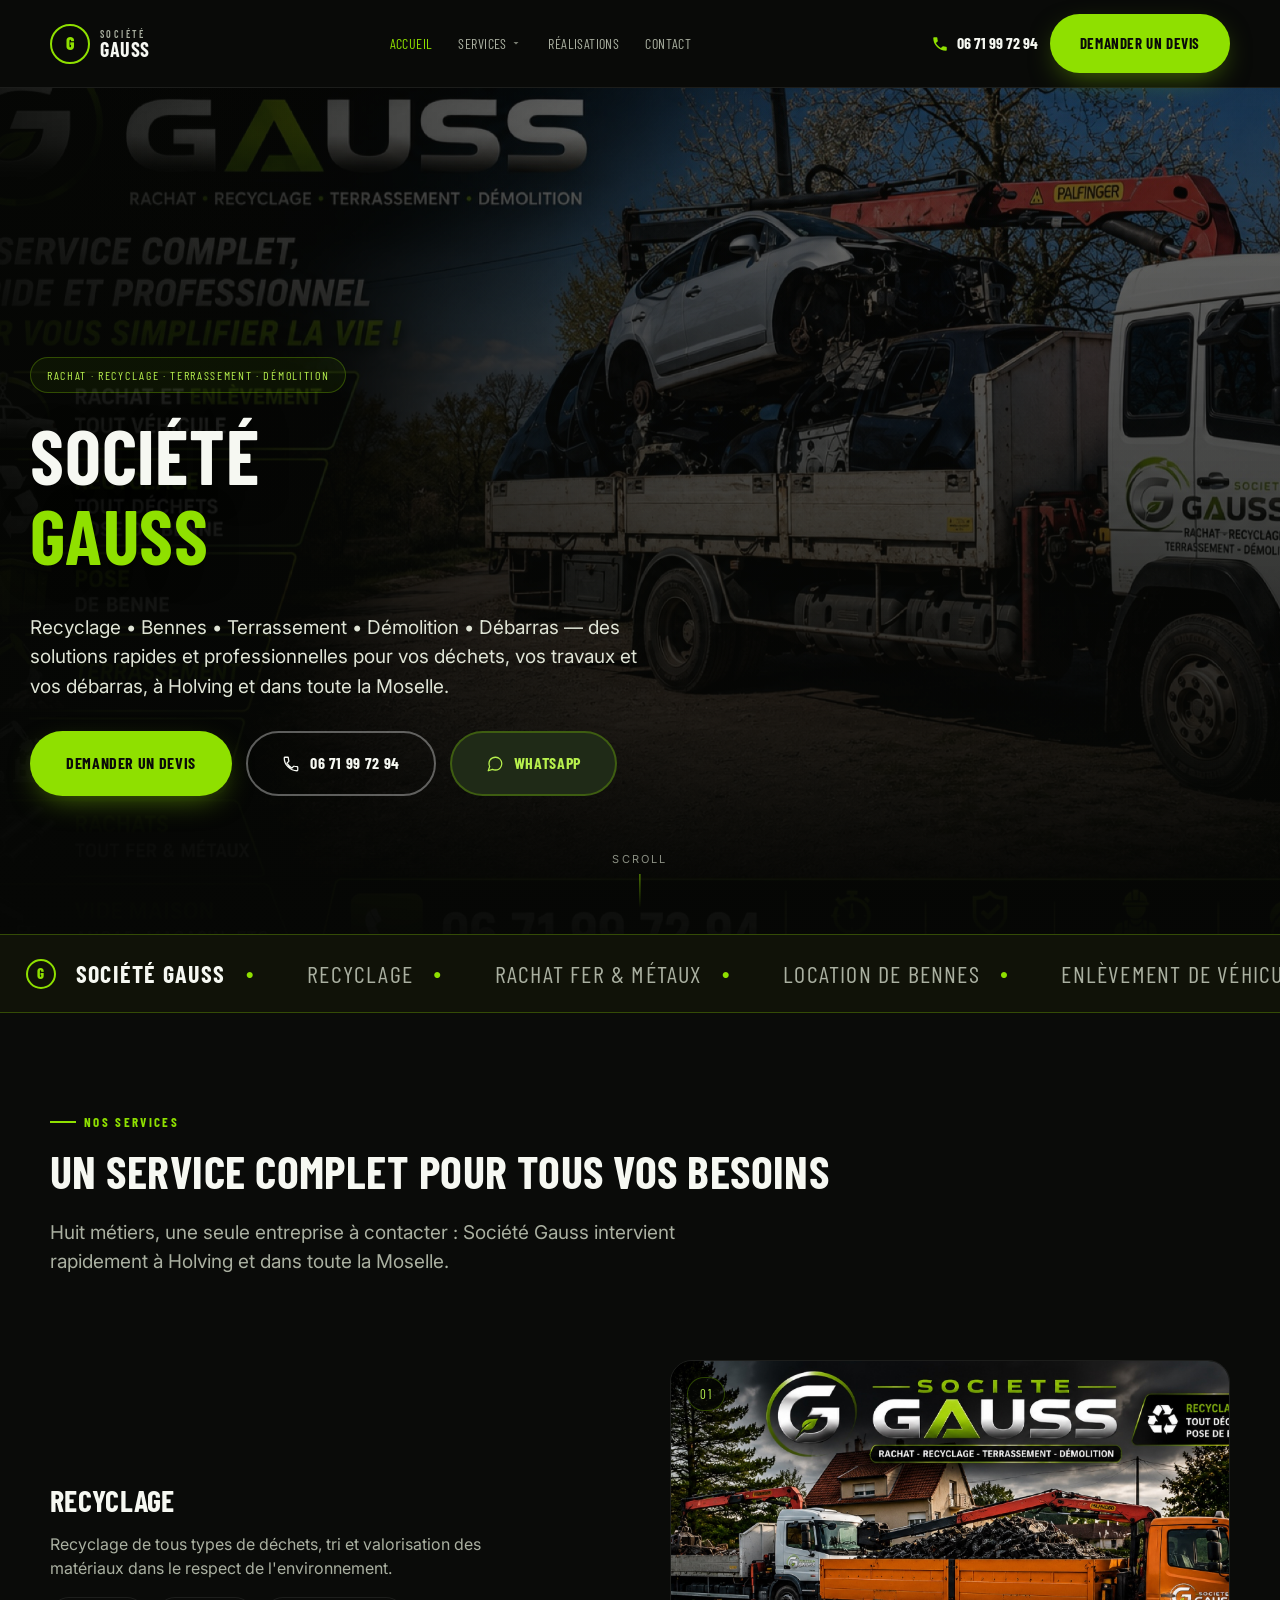
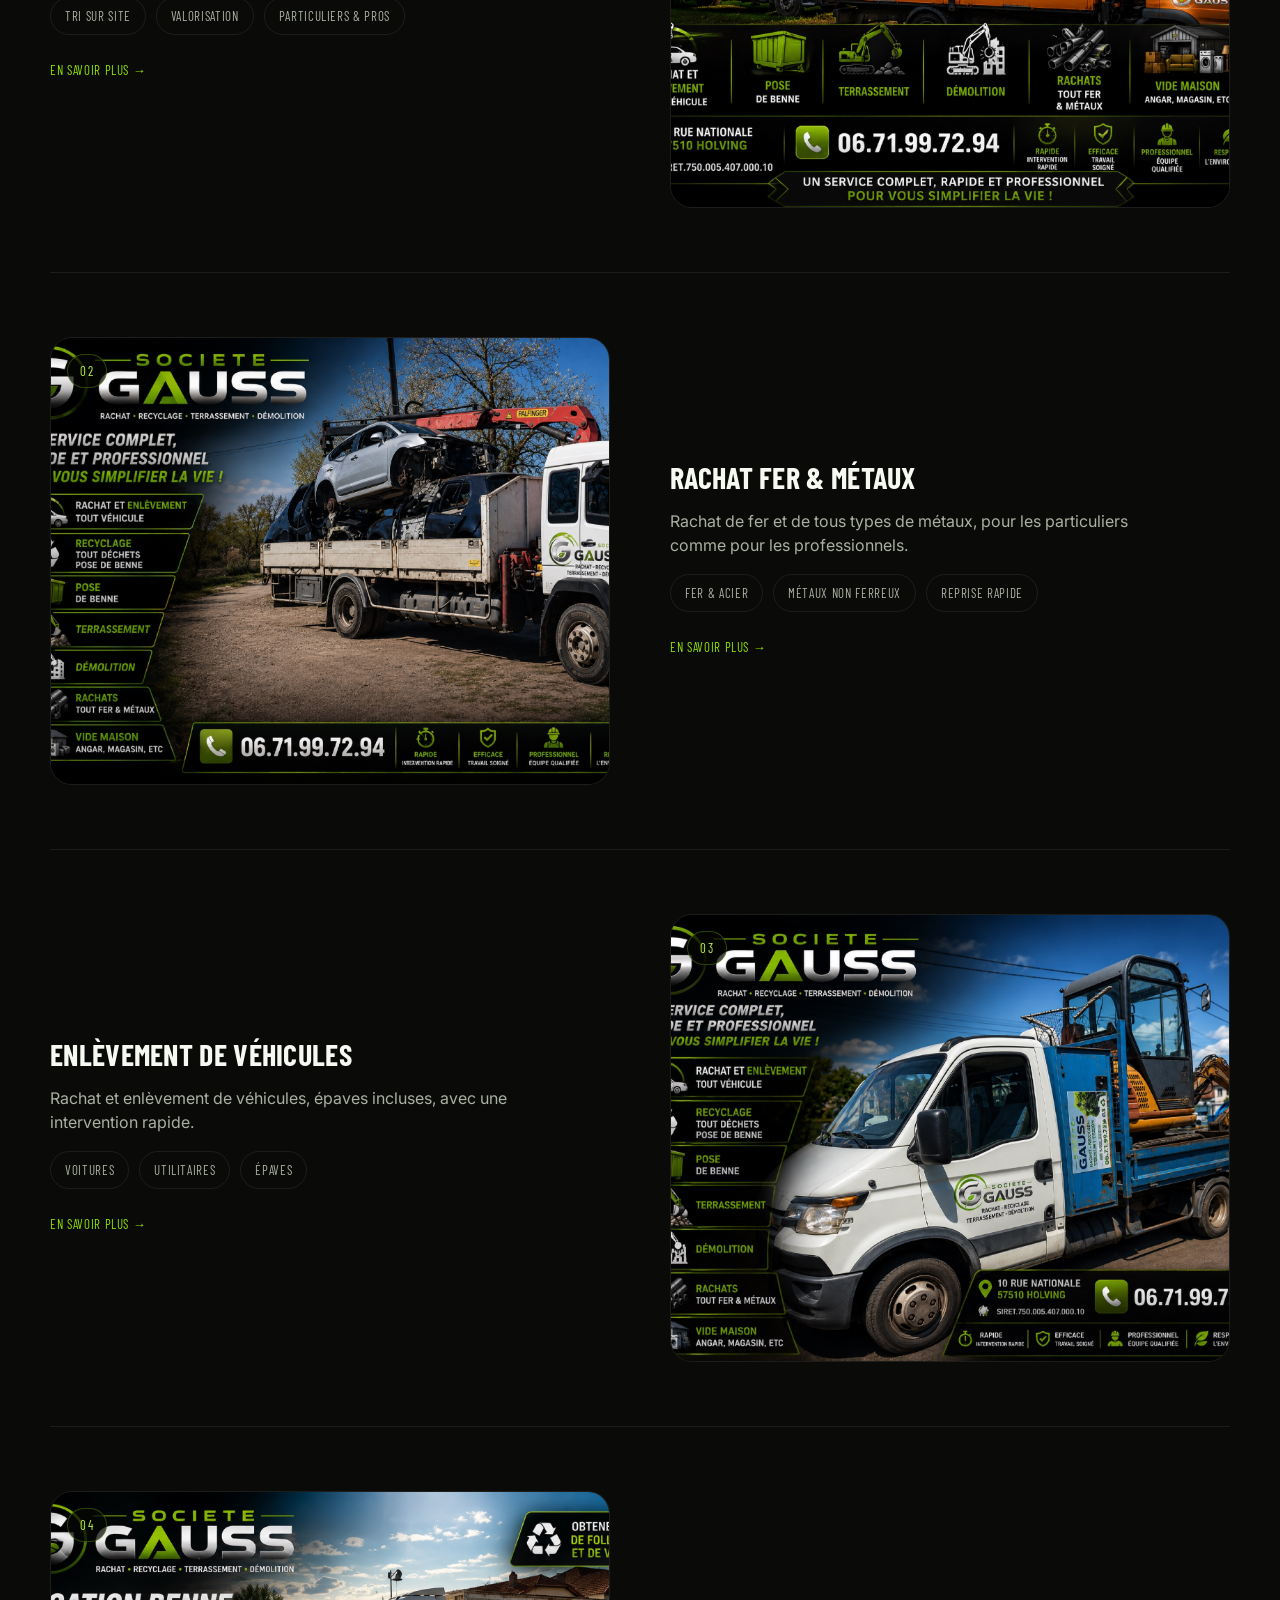
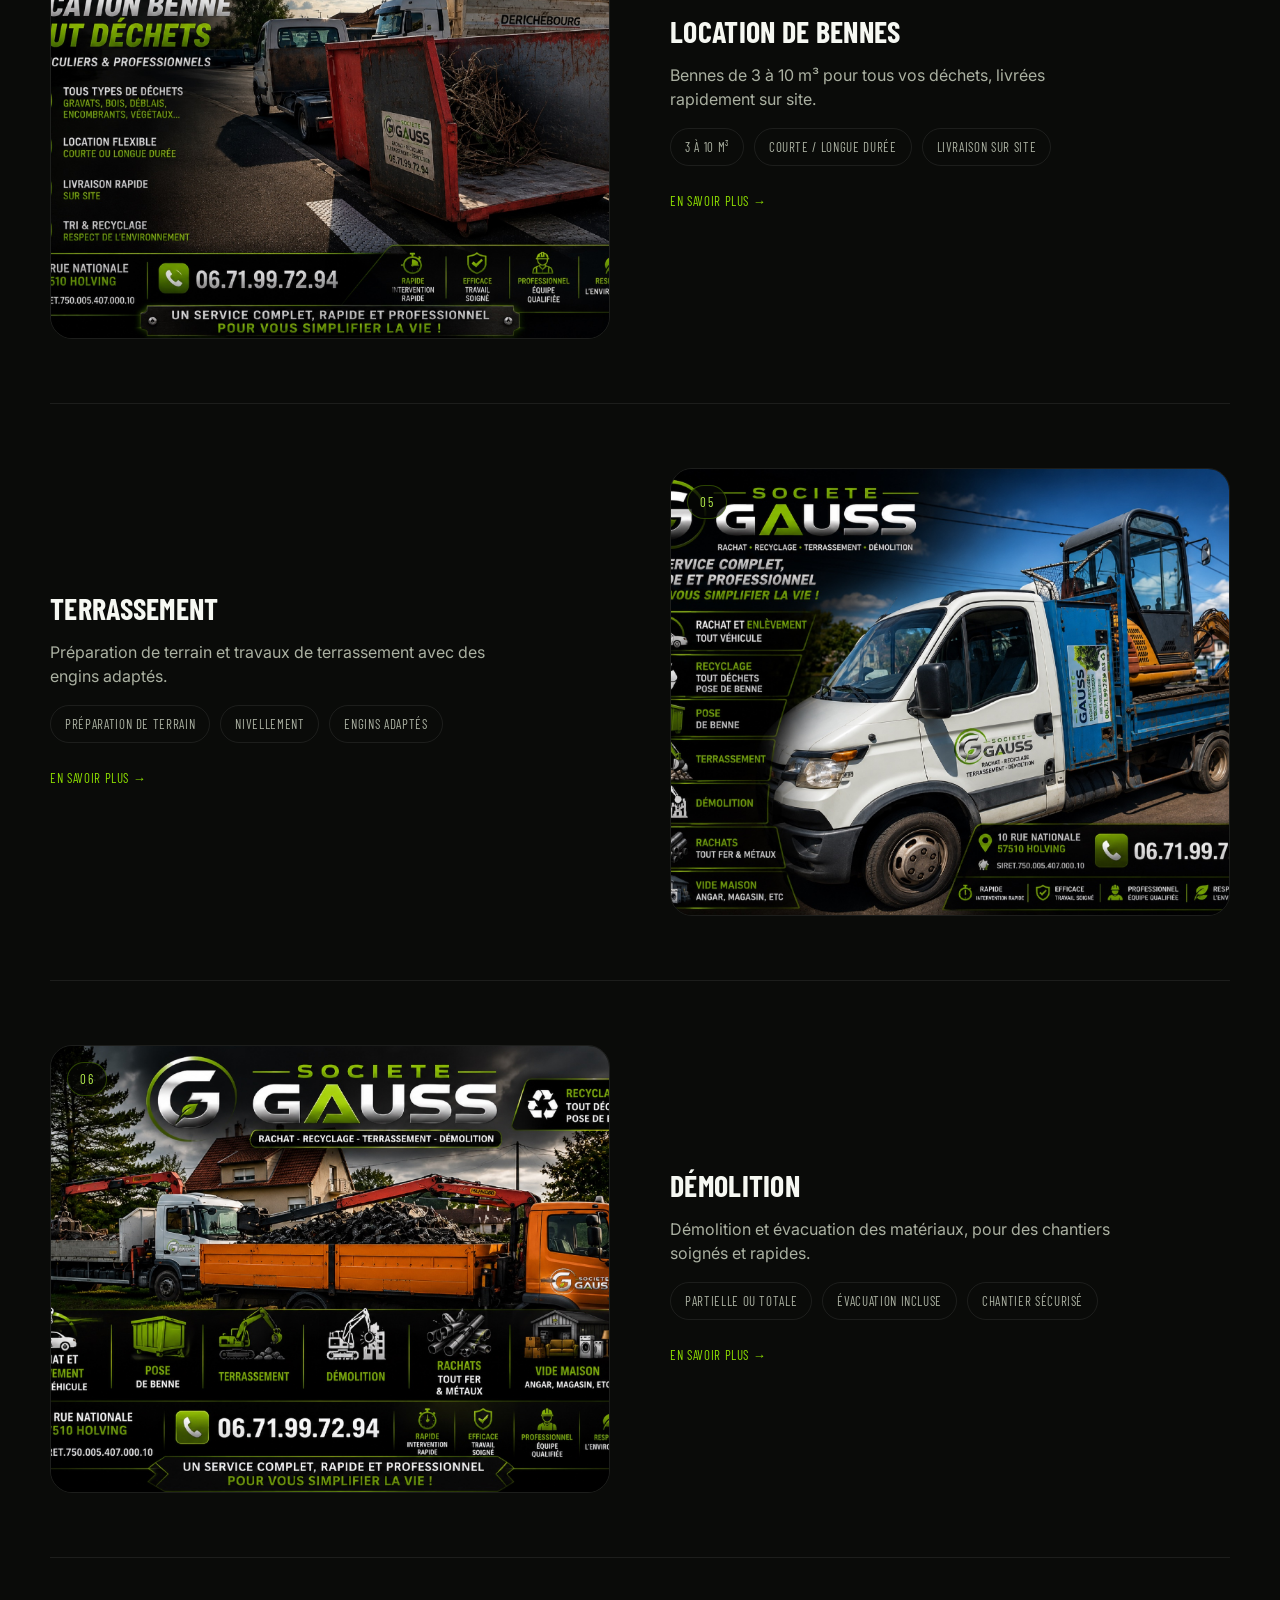
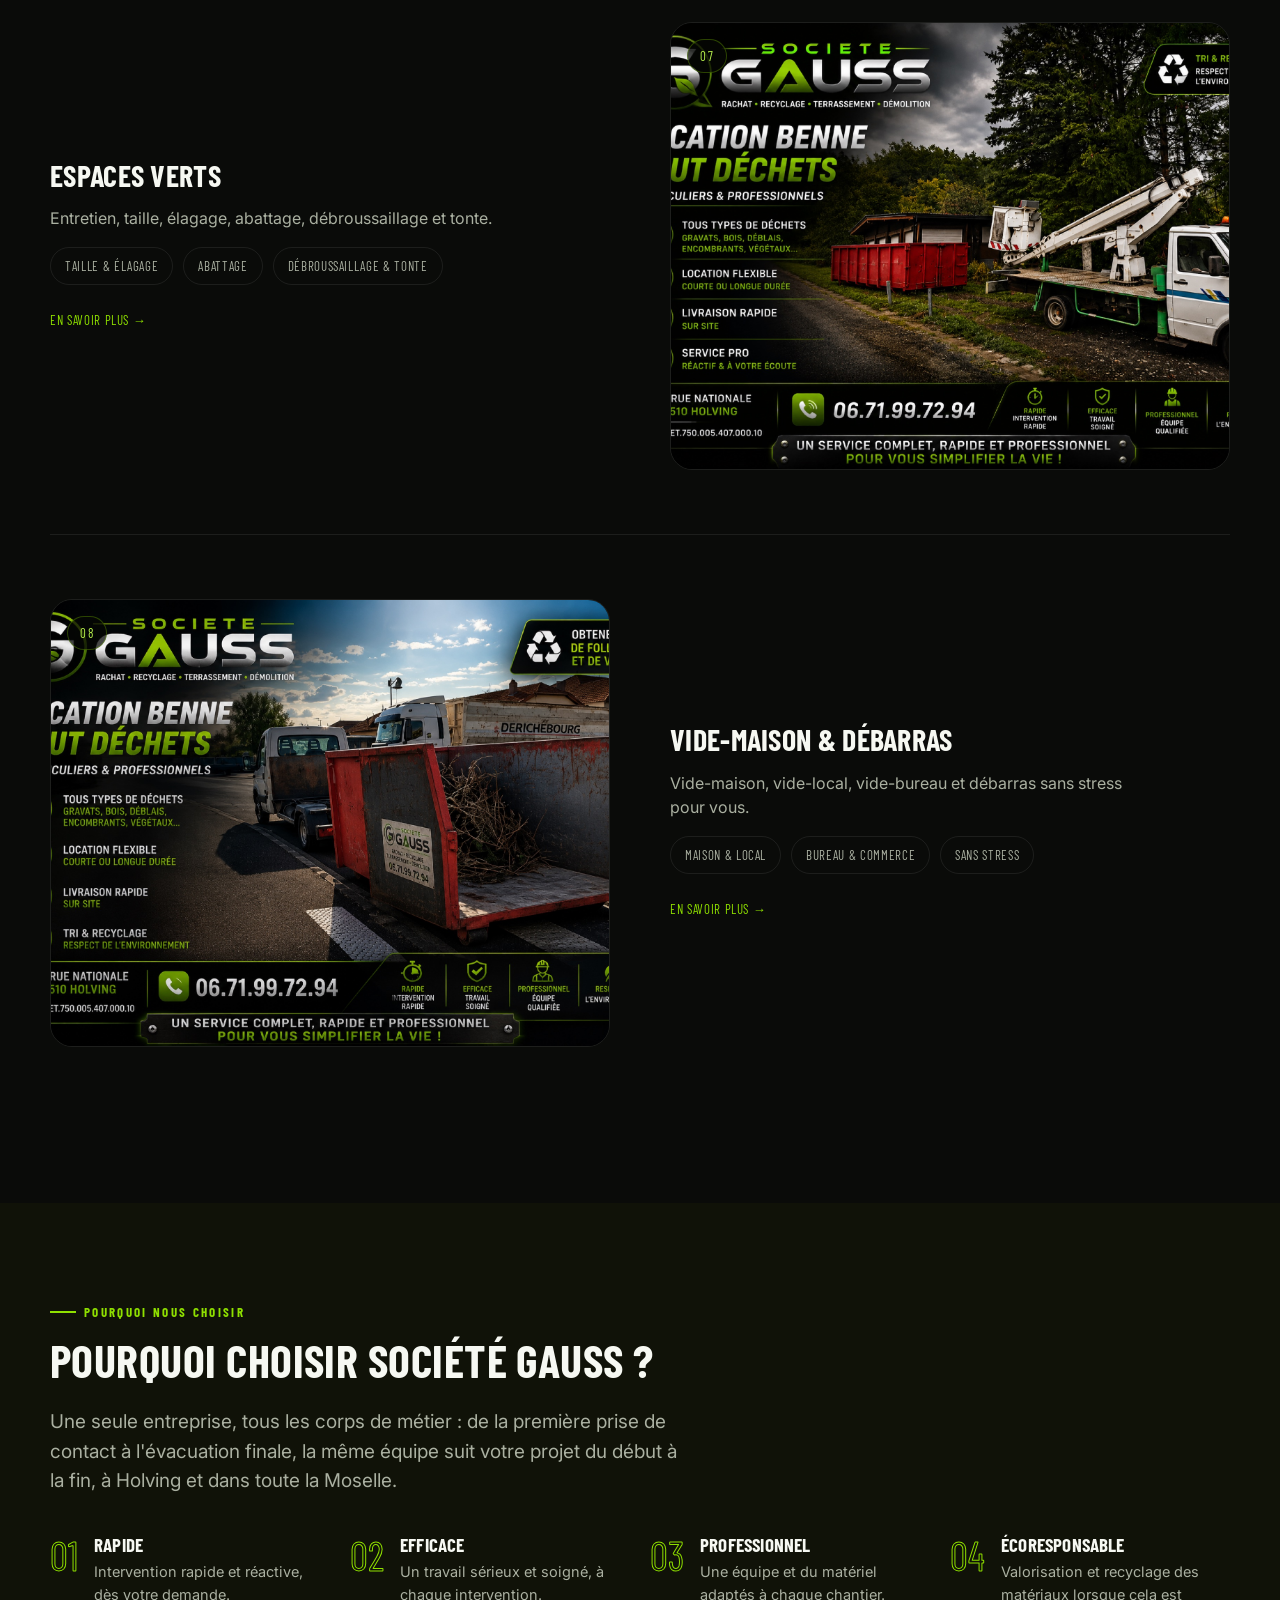
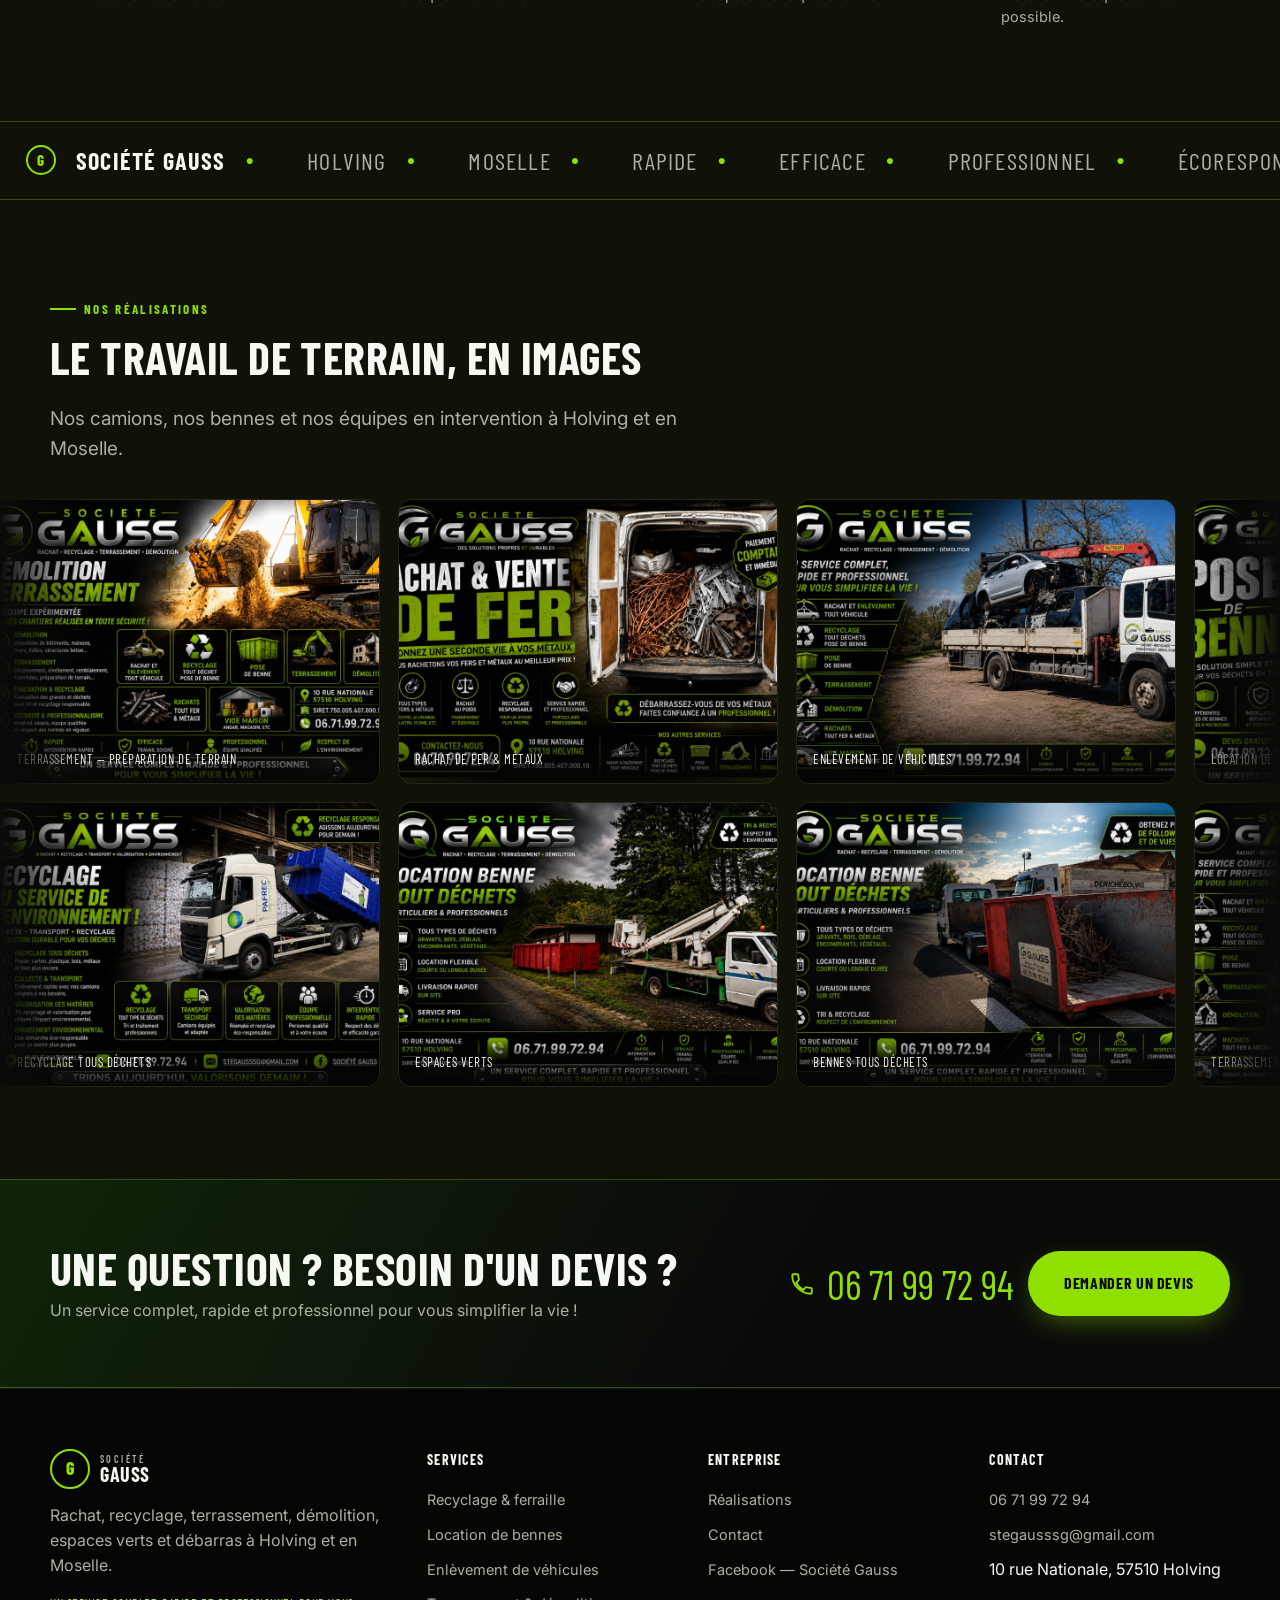
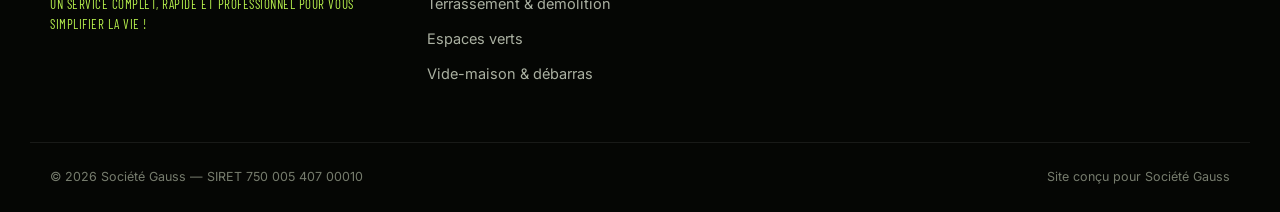
<file: index.html>
<!DOCTYPE html>
<html lang="fr">
<head>
<meta charset="UTF-8">
<meta name="viewport" content="width=device-width, initial-scale=1.0">
<title>Société Gauss — Recyclage, Bennes, Terrassement & Démolition à Holving</title>
<meta name="description" content="Société Gauss à Holving (57) : recyclage et rachat de fer/métaux, location de bennes, enlèvement de véhicules, terrassement, démolition, espaces verts et débarras. Devis rapide au 06 71 99 72 94.">
<link rel="canonical" href="https://kemetedassociation.github.io/societe-gauss/">
<meta property="og:type" content="website">
<meta property="og:title" content="Société Gauss — Un service complet, rapide et professionnel">
<meta property="og:url" content="https://kemetedassociation.github.io/societe-gauss/">
<meta property="og:description" content="Recyclage, bennes, terrassement, démolition, espaces verts et débarras à Holving et en Moselle.">
<meta property="og:image" content="https://kemetedassociation.github.io/societe-gauss/assets/img/sg3-xl.jpg">
<link rel="icon" href="data:image/svg+xml,%3Csvg xmlns='http://www.w3.org/2000/svg' viewBox='0 0 100 100'%3E%3Ccircle cx='50' cy='50' r='46' fill='%230a0b09' stroke='%238fe000' stroke-width='6'/%3E%3Ctext x='50' y='66' font-family='Arial,sans-serif' font-size='52' font-weight='800' fill='%238fe000' text-anchor='middle'%3EG%3C/text%3E%3C/svg%3E">
<link rel="preconnect" href="https://fonts.googleapis.com">
<link href="https://fonts.googleapis.com/css2?family=Barlow+Condensed:wght@600;700;800&family=Inter:wght@400;500;600;700&display=swap" rel="stylesheet">
<link rel="stylesheet" href="assets/css/style.css">
<script type="application/ld+json">
{
  "@context": "https://schema.org",
  "@type": "LocalBusiness",
  "name": "Société Gauss",
  "image": "https://kemetedassociation.github.io/societe-gauss/assets/img/sg3-xl.jpg",
  "telephone": "+33671997294",
  "email": "stegausssg@gmail.com",
  "address": {
    "@type": "PostalAddress",
    "streetAddress": "10 rue Nationale",
    "postalCode": "57510",
    "addressLocality": "Holving",
    "addressCountry": "FR"
  },
  "areaServed": "Moselle",
  "url": "https://kemetedassociation.github.io/societe-gauss/",
  "description": "Recyclage, rachat de fer et métaux, location de bennes, enlèvement de véhicules, terrassement, démolition, espaces verts et débarras à Holving et en Moselle.",
  "priceRange": "€€"
}
</script>
</head>
<body>

<header class="navbar">
  <div class="navbar__inner">
    <a href="index.html" class="brand">
      <span class="brand__mark">G</span>
      <span class="brand__text"><small>SOCIÉTÉ</small><strong>GAUSS</strong></span>
    </a>
    <nav class="nav-links">
      <a href="index.html" class="active">Accueil</a>
      <div class="nav-item">
        <a href="#">Services <svg viewBox="0 0 24 24" fill="currentColor"><path d="M7 10l5 5 5-5z"/></svg></a>
        <div class="dropdown">
          <div class="dropdown__inner">
            <a href="recyclage.html">Recyclage & ferraille</a>
            <a href="bennes.html">Location de bennes</a>
            <a href="vehicules.html">Enlèvement de véhicules</a>
            <a href="terrassement-demolition.html">Terrassement & démolition</a>
            <a href="espaces-verts.html">Espaces verts</a>
            <a href="debarras.html">Vide-maison & débarras</a>
          </div>
        </div>
      </div>
      <a href="index.html#realisations">Réalisations</a>
      <a href="contact.html">Contact</a>
    </nav>
    <div class="nav-actions">
      <a href="tel:0671997294" class="nav-phone"><svg viewBox="0 0 24 24" fill="currentColor"><path d="M6.6 10.8c1.4 2.8 3.8 5.2 6.6 6.6l2.2-2.2c.3-.3.7-.4 1-.2 1.1.4 2.3.6 3.6.6.6 0 1 .4 1 1V20c0 .6-.4 1-1 1C10.9 21 3 13.1 3 3.9 3 3.4 3.4 3 4 3h3.5c.6 0 1 .4 1 1 0 1.2.2 2.4.6 3.6.1.4 0 .8-.3 1.1L6.6 10.8z"/></svg> 06 71 99 72 94</a>
      <a href="contact.html" class="btn btn-primary">Demander un devis</a>
    </div>
    <button class="burger" aria-label="Menu">
      <svg width="26" height="26" viewBox="0 0 24 24" fill="currentColor"><path d="M3 6h18v2H3zm0 5h18v2H3zm0 5h18v2H3z"/></svg>
    </button>
  </div>
</header>

<div class="mobile-panel">
  <div class="mobile-panel__top">
    <span class="brand"><span class="brand__mark">G</span><span class="brand__text"><small>SOCIÉTÉ</small><strong>GAUSS</strong></span></span>
    <button class="burger" aria-label="Fermer" onclick="document.querySelector('.mobile-panel').classList.remove('open');document.body.style.overflow=''">
      <svg width="28" height="28" viewBox="0 0 24 24" fill="currentColor"><path d="M6.4 4.9L4.9 6.4 10.6 12l-5.7 5.6 1.5 1.5L12 13.4l5.6 5.7 1.5-1.5L13.4 12l5.7-5.6-1.5-1.5L12 10.6z"/></svg>
    </button>
  </div>
  <a href="index.html" class="mp-link">Accueil</a>
  <a href="recyclage.html" class="mp-link">Recyclage</a>
  <a href="bennes.html" class="mp-link">Bennes</a>
  <a href="vehicules.html" class="mp-link">Véhicules</a>
  <a href="terrassement-demolition.html" class="mp-link">Terrassement / Démolition</a>
  <a href="espaces-verts.html" class="mp-link">Espaces verts</a>
  <a href="debarras.html" class="mp-link">Débarras</a>
  <a href="contact.html" class="mp-link">Contact</a>
  <div class="cta-row" style="margin-top:30px;">
    <a href="tel:0671997294" class="btn btn-primary btn-block"><svg class="icon icon--sm" viewBox="0 0 24 24"><path d="M6.6 10.8c1.4 2.8 3.8 5.2 6.6 6.6l2.2-2.2c.3-.3.7-.4 1-.2 1.1.4 2.3.6 3.6.6.6 0 1 .4 1 1V20c0 .6-.4 1-1 1C10.9 21 3 13.1 3 3.9 3 3.4 3.4 3 4 3h3.5c.6 0 1 .4 1 1 0 1.2.2 2.4.6 3.6.1.4 0 .8-.3 1.1L6.6 10.8z"/></svg> 06 71 99 72 94</a>
    <a href="https://wa.me/33671997294" class="btn btn-whatsapp btn-block"><svg class="icon icon--sm" viewBox="0 0 24 24"><path d="M21 11.5a8.38 8.38 0 0 1-.9 3.8 8.5 8.5 0 0 1-7.6 4.7 8.38 8.38 0 0 1-3.8-.9L3 21l1.9-5.7a8.38 8.38 0 0 1-.9-3.8 8.5 8.5 0 0 1 4.7-7.6 8.38 8.38 0 0 1 3.8-.9h.5a8.48 8.48 0 0 1 8 8v.5z"/></svg> WhatsApp</a>
  </div>
</div>

<!-- HERO -->
<section class="hero">
  <div class="kb-media"><img src="assets/img/sg3-xl.jpg" alt="Camion Société Gauss chargé de véhicules pour recyclage"></div>
  <div class="hero__scrim"></div>
  <div class="container hero__content">
    <div class="hero__badge reveal">Rachat · Recyclage · Terrassement · Démolition</div>
    <h1 class="reveal">SOCIÉTÉ<br><span class="accent">GAUSS</span></h1>
    <p class="lead reveal">Recyclage • Bennes • Terrassement • Démolition • Débarras — des solutions rapides et professionnelles pour vos déchets, vos travaux et vos débarras, à Holving et dans toute la Moselle.</p>
    <div class="cta-row reveal">
      <a href="contact.html" class="btn btn-primary btn-lg">Demander un devis</a>
      <a href="tel:0671997294" class="btn btn-outline btn-lg"><svg class="icon icon--sm" viewBox="0 0 24 24"><path d="M6.6 10.8c1.4 2.8 3.8 5.2 6.6 6.6l2.2-2.2c.3-.3.7-.4 1-.2 1.1.4 2.3.6 3.6.6.6 0 1 .4 1 1V20c0 .6-.4 1-1 1C10.9 21 3 13.1 3 3.9 3 3.4 3.4 3 4 3h3.5c.6 0 1 .4 1 1 0 1.2.2 2.4.6 3.6.1.4 0 .8-.3 1.1L6.6 10.8z"/></svg> 06 71 99 72 94</a>
      <a href="https://wa.me/33671997294" class="btn btn-whatsapp btn-lg"><svg class="icon icon--sm" viewBox="0 0 24 24"><path d="M21 11.5a8.38 8.38 0 0 1-.9 3.8 8.5 8.5 0 0 1-7.6 4.7 8.38 8.38 0 0 1-3.8-.9L3 21l1.9-5.7a8.38 8.38 0 0 1-.9-3.8 8.5 8.5 0 0 1 4.7-7.6 8.38 8.38 0 0 1 3.8-.9h.5a8.48 8.48 0 0 1 8 8v.5z"/></svg> WhatsApp</a>
    </div>
    <div class="hero__services reveal">
      <span>Recyclage</span><span>Rachat fer & métaux</span><span>Bennes 3 à 10m³</span><span>Véhicules</span><span>Terrassement</span><span>Démolition</span><span>Espaces verts</span><span>Débarras</span>
    </div>
  </div>
  <div class="scroll-cue"><span>Scroll</span><span class="scroll-cue__line"></span></div>
</section>

<div class="ticker"><div class="ticker__track"><span class="ticker__item"><span class="ticker__logo">G</span><strong>Société Gauss</strong><span class="ticker__sep">&#9679;</span></span><span class="ticker__item">Recyclage<span class="ticker__sep">&#9679;</span></span><span class="ticker__item">Rachat fer & métaux<span class="ticker__sep">&#9679;</span></span><span class="ticker__item">Location de bennes<span class="ticker__sep">&#9679;</span></span><span class="ticker__item">Enlèvement de véhicules<span class="ticker__sep">&#9679;</span></span><span class="ticker__item">Terrassement<span class="ticker__sep">&#9679;</span></span><span class="ticker__item">Démolition<span class="ticker__sep">&#9679;</span></span><span class="ticker__item">Espaces verts<span class="ticker__sep">&#9679;</span></span><span class="ticker__item">Vide-maison & débarras<span class="ticker__sep">&#9679;</span></span><span class="ticker__item">Un service complet, rapide et professionnel<span class="ticker__sep">&#9679;</span></span><span class="ticker__item"><span class="ticker__logo">G</span><strong>Société Gauss</strong><span class="ticker__sep">&#9679;</span></span><span class="ticker__item">Recyclage<span class="ticker__sep">&#9679;</span></span><span class="ticker__item">Rachat fer & métaux<span class="ticker__sep">&#9679;</span></span><span class="ticker__item">Location de bennes<span class="ticker__sep">&#9679;</span></span><span class="ticker__item">Enlèvement de véhicules<span class="ticker__sep">&#9679;</span></span><span class="ticker__item">Terrassement<span class="ticker__sep">&#9679;</span></span><span class="ticker__item">Démolition<span class="ticker__sep">&#9679;</span></span><span class="ticker__item">Espaces verts<span class="ticker__sep">&#9679;</span></span><span class="ticker__item">Vide-maison & débarras<span class="ticker__sep">&#9679;</span></span><span class="ticker__item">Un service complet, rapide et professionnel<span class="ticker__sep">&#9679;</span></span></div></div>

<!-- SERVICES — one story-section per métier: l'image glisse en diagonale + zoom et se fixe, puis le texte s'anime -->
<section class="section" id="services">
  <div class="container">
    <div class="reveal"><span class="kicker">Nos services</span>
      <h2>Un service complet pour tous vos besoins</h2>
      <p class="lead">Huit métiers, une seule entreprise à contacter : Société Gauss intervient rapidement à Holving et dans toute la Moselle.</p>
    </div>

    <div class="service-story">
      <div class="service-story__media"><span class="service-story__index">01</span><img src="assets/img/sg7-xl.jpg" alt="Recyclage de déchets et de ferraille par Société Gauss"></div>
      <div class="service-story__body">
        <h3>Recyclage</h3>
        <p>Recyclage de tous types de déchets, tri et valorisation des matériaux dans le respect de l'environnement.</p>
        <div class="hero__services" style="margin:14px 0 22px;"><span>Tri sur site</span><span>Valorisation</span><span>Particuliers & pros</span></div>
        <a href="recyclage.html" class="card__link">En savoir plus →</a>
      </div>
    </div>

    <div class="service-story">
      <div class="service-story__media"><span class="service-story__index">02</span><img src="assets/img/sg3-xl.jpg" alt="Rachat de fer et de métaux par Société Gauss"></div>
      <div class="service-story__body">
        <h3>Rachat fer & métaux</h3>
        <p>Rachat de fer et de tous types de métaux, pour les particuliers comme pour les professionnels.</p>
        <div class="hero__services" style="margin:14px 0 22px;"><span>Fer & acier</span><span>Métaux non ferreux</span><span>Reprise rapide</span></div>
        <a href="recyclage.html" class="card__link">En savoir plus →</a>
      </div>
    </div>

    <div class="service-story">
      <div class="service-story__media"><span class="service-story__index">03</span><img src="assets/img/sg2-xl.jpg" alt="Enlèvement de véhicules par Société Gauss"></div>
      <div class="service-story__body">
        <h3>Enlèvement de véhicules</h3>
        <p>Rachat et enlèvement de véhicules, épaves incluses, avec une intervention rapide.</p>
        <div class="hero__services" style="margin:14px 0 22px;"><span>Voitures</span><span>Utilitaires</span><span>Épaves</span></div>
        <a href="vehicules.html" class="card__link">En savoir plus →</a>
      </div>
    </div>

    <div class="service-story">
      <div class="service-story__media"><span class="service-story__index">04</span><img src="assets/img/sg4-xl.jpg" alt="Location de benne par Société Gauss"></div>
      <div class="service-story__body">
        <h3>Location de bennes</h3>
        <p>Bennes de 3 à 10 m³ pour tous vos déchets, livrées rapidement sur site.</p>
        <div class="hero__services" style="margin:14px 0 22px;"><span>3 à 10 m³</span><span>Courte / longue durée</span><span>Livraison sur site</span></div>
        <a href="bennes.html" class="card__link">En savoir plus →</a>
      </div>
    </div>

    <div class="service-story">
      <div class="service-story__media"><span class="service-story__index">05</span><img src="assets/img/sg2-xl.jpg" alt="Terrassement avec mini-pelle par Société Gauss"></div>
      <div class="service-story__body">
        <h3>Terrassement</h3>
        <p>Préparation de terrain et travaux de terrassement avec des engins adaptés.</p>
        <div class="hero__services" style="margin:14px 0 22px;"><span>Préparation de terrain</span><span>Nivellement</span><span>Engins adaptés</span></div>
        <a href="terrassement-demolition.html" class="card__link">En savoir plus →</a>
      </div>
    </div>

    <div class="service-story">
      <div class="service-story__media"><span class="service-story__index">06</span><img src="assets/img/sg7-xl.jpg" alt="Chantier de démolition avec évacuation par Société Gauss"></div>
      <div class="service-story__body">
        <h3>Démolition</h3>
        <p>Démolition et évacuation des matériaux, pour des chantiers soignés et rapides.</p>
        <div class="hero__services" style="margin:14px 0 22px;"><span>Partielle ou totale</span><span>Évacuation incluse</span><span>Chantier sécurisé</span></div>
        <a href="terrassement-demolition.html" class="card__link">En savoir plus →</a>
      </div>
    </div>

    <div class="service-story">
      <div class="service-story__media"><span class="service-story__index">07</span><img src="assets/img/sg5-xl.jpg" alt="Entretien des espaces verts par Société Gauss"></div>
      <div class="service-story__body">
        <h3>Espaces verts</h3>
        <p>Entretien, taille, élagage, abattage, débroussaillage et tonte.</p>
        <div class="hero__services" style="margin:14px 0 22px;"><span>Taille & élagage</span><span>Abattage</span><span>Débroussaillage & tonte</span></div>
        <a href="espaces-verts.html" class="card__link">En savoir plus →</a>
      </div>
    </div>

    <div class="service-story">
      <div class="service-story__media"><span class="service-story__index">08</span><img src="assets/img/sg4-xl.jpg" alt="Vide-maison et débarras par Société Gauss"></div>
      <div class="service-story__body">
        <h3>Vide-maison & débarras</h3>
        <p>Vide-maison, vide-local, vide-bureau et débarras sans stress pour vous.</p>
        <div class="hero__services" style="margin:14px 0 22px;"><span>Maison & local</span><span>Bureau & commerce</span><span>Sans stress</span></div>
        <a href="debarras.html" class="card__link">En savoir plus →</a>
      </div>
    </div>

  </div>
</section>

<!-- WHY US -->
<section class="section section--alt">
  <div class="container">
    <div class="reveal"><span class="kicker">Pourquoi nous choisir</span>
      <h2>Pourquoi choisir Société Gauss ?</h2>
      <p class="lead">Une seule entreprise, tous les corps de métier : de la première prise de contact à l'évacuation finale, la même équipe suit votre projet du début à la fin, à Holving et dans toute la Moselle.</p>
    </div>
    <div class="grid grid--4" style="margin-top:40px;">
      <div class="why-item reveal"><span class="why-item__num">01</span><div><h4>Rapide</h4><p>Intervention rapide et réactive, dès votre demande.</p></div></div>
      <div class="why-item reveal"><span class="why-item__num">02</span><div><h4>Efficace</h4><p>Un travail sérieux et soigné, à chaque intervention.</p></div></div>
      <div class="why-item reveal"><span class="why-item__num">03</span><div><h4>Professionnel</h4><p>Une équipe et du matériel adaptés à chaque chantier.</p></div></div>
      <div class="why-item reveal"><span class="why-item__num">04</span><div><h4>Écoresponsable</h4><p>Valorisation et recyclage des matériaux lorsque cela est possible.</p></div></div>
    </div>
  </div>
</section>

<div class="ticker ticker--reverse">
  <div class="ticker__track">
    <span class="ticker__item"><span class="ticker__logo">G</span><strong>Société Gauss</strong><span class="ticker__sep">&#9679;</span></span>
    <span class="ticker__item">Holving<span class="ticker__sep">&#9679;</span></span>
    <span class="ticker__item">Moselle<span class="ticker__sep">&#9679;</span></span>
    <span class="ticker__item">Rapide<span class="ticker__sep">&#9679;</span></span>
    <span class="ticker__item">Efficace<span class="ticker__sep">&#9679;</span></span>
    <span class="ticker__item">Professionnel<span class="ticker__sep">&#9679;</span></span>
    <span class="ticker__item">Écoresponsable<span class="ticker__sep">&#9679;</span></span>
    <span class="ticker__item"><span class="ticker__logo">G</span><strong>Société Gauss</strong><span class="ticker__sep">&#9679;</span></span>
    <span class="ticker__item">Holving<span class="ticker__sep">&#9679;</span></span>
    <span class="ticker__item">Moselle<span class="ticker__sep">&#9679;</span></span>
    <span class="ticker__item">Rapide<span class="ticker__sep">&#9679;</span></span>
    <span class="ticker__item">Efficace<span class="ticker__sep">&#9679;</span></span>
    <span class="ticker__item">Professionnel<span class="ticker__sep">&#9679;</span></span>
    <span class="ticker__item">Écoresponsable<span class="ticker__sep">&#9679;</span></span>
  </div>
</div>

<!-- REALISATIONS — diaporama animé en défilement continu, deux rangées en sens opposés -->
<section class="section section--alt" id="realisations">
  <div class="container">
    <div class="reveal"><span class="kicker">Nos réalisations</span>
      <h2>Le travail de terrain, en images</h2>
      <p class="lead">Nos camions, nos bennes et nos équipes en intervention à Holving et en Moselle.</p>
    </div>
  </div>
  <div class="showreel reveal">
    <div class="showreel__track">
      <div class="showreel__item"><img src="assets/img/sg8-xl.jpg" alt="Terrassement — préparation de terrain — Société Gauss"><span class="showreel__caption">Terrassement — préparation de terrain</span></div>
      <div class="showreel__item"><img src="assets/img/sg14-xl.jpg" alt="Rachat de fer & métaux — Société Gauss"><span class="showreel__caption">Rachat de fer & métaux</span></div>
      <div class="showreel__item"><img src="assets/img/sg3-xl.jpg" alt="Enlèvement de véhicules — Société Gauss"><span class="showreel__caption">Enlèvement de véhicules</span></div>
      <div class="showreel__item"><img src="assets/img/sg12-xl.jpg" alt="Location de bennes — Société Gauss"><span class="showreel__caption">Location de bennes</span></div>
      <div class="showreel__item"><img src="assets/img/sg11-xl.jpg" alt="Débroussaillage — Société Gauss"><span class="showreel__caption">Débroussaillage</span></div>
      <div class="showreel__item"><img src="assets/img/sg9-xl.jpg" alt="Démolition & évacuation — Société Gauss"><span class="showreel__caption">Démolition & évacuation</span></div>
      <!-- set dupliqué pour un défilement en boucle continu -->
      <div class="showreel__item" aria-hidden="true"><img src="assets/img/sg8-xl.jpg" alt=""><span class="showreel__caption">Terrassement — préparation de terrain</span></div>
      <div class="showreel__item" aria-hidden="true"><img src="assets/img/sg14-xl.jpg" alt=""><span class="showreel__caption">Rachat de fer & métaux</span></div>
      <div class="showreel__item" aria-hidden="true"><img src="assets/img/sg3-xl.jpg" alt=""><span class="showreel__caption">Enlèvement de véhicules</span></div>
      <div class="showreel__item" aria-hidden="true"><img src="assets/img/sg12-xl.jpg" alt=""><span class="showreel__caption">Location de bennes</span></div>
      <div class="showreel__item" aria-hidden="true"><img src="assets/img/sg11-xl.jpg" alt=""><span class="showreel__caption">Débroussaillage</span></div>
      <div class="showreel__item" aria-hidden="true"><img src="assets/img/sg9-xl.jpg" alt=""><span class="showreel__caption">Démolition & évacuation</span></div>
    </div>
  </div>
  <div class="showreel showreel--reverse reveal">
    <div class="showreel__track">
      <div class="showreel__item"><img src="assets/img/sg15-xl.jpg" alt="Recyclage tous déchets — Société Gauss"><span class="showreel__caption">Recyclage tous déchets</span></div>
      <div class="showreel__item"><img src="assets/img/sg5-xl.jpg" alt="Espaces verts — Société Gauss"><span class="showreel__caption">Espaces verts</span></div>
      <div class="showreel__item"><img src="assets/img/sg4-xl.jpg" alt="Bennes tous déchets — Société Gauss"><span class="showreel__caption">Bennes tous déchets</span></div>
      <div class="showreel__item"><img src="assets/img/sg2-xl.jpg" alt="Terrassement — Société Gauss"><span class="showreel__caption">Terrassement</span></div>
      <div class="showreel__item"><img src="assets/img/sg7-xl.jpg" alt="Recyclage & ferraille — Société Gauss"><span class="showreel__caption">Recyclage & ferraille</span></div>
      <div class="showreel__item"><img src="assets/img/sg13-xl.jpg" alt="Transport de véhicules — Société Gauss"><span class="showreel__caption">Transport de véhicules</span></div>
      <!-- set dupliqué pour un défilement en boucle continu -->
      <div class="showreel__item" aria-hidden="true"><img src="assets/img/sg15-xl.jpg" alt=""><span class="showreel__caption">Recyclage tous déchets</span></div>
      <div class="showreel__item" aria-hidden="true"><img src="assets/img/sg5-xl.jpg" alt=""><span class="showreel__caption">Espaces verts</span></div>
      <div class="showreel__item" aria-hidden="true"><img src="assets/img/sg4-xl.jpg" alt=""><span class="showreel__caption">Bennes tous déchets</span></div>
      <div class="showreel__item" aria-hidden="true"><img src="assets/img/sg2-xl.jpg" alt=""><span class="showreel__caption">Terrassement</span></div>
      <div class="showreel__item" aria-hidden="true"><img src="assets/img/sg7-xl.jpg" alt=""><span class="showreel__caption">Recyclage & ferraille</span></div>
      <div class="showreel__item" aria-hidden="true"><img src="assets/img/sg13-xl.jpg" alt=""><span class="showreel__caption">Transport de véhicules</span></div>
    </div>
  </div>
</section>

<!-- CTA BAND -->
<section class="cta-band">
  <div class="container cta-band__inner">
    <div class="reveal">
      <h2>Une question ? Besoin d'un devis ?</h2>
      <p>Un service complet, rapide et professionnel pour vous simplifier la vie !</p>
    </div>
    <div class="cta-row reveal" style="margin-top:0;">
      <a href="tel:0671997294" class="cta-band__phone"><svg class="icon" viewBox="0 0 24 24"><path d="M6.6 10.8c1.4 2.8 3.8 5.2 6.6 6.6l2.2-2.2c.3-.3.7-.4 1-.2 1.1.4 2.3.6 3.6.6.6 0 1 .4 1 1V20c0 .6-.4 1-1 1C10.9 21 3 13.1 3 3.9 3 3.4 3.4 3 4 3h3.5c.6 0 1 .4 1 1 0 1.2.2 2.4.6 3.6.1.4 0 .8-.3 1.1L6.6 10.8z"/></svg> 06 71 99 72 94</a>
      <a href="contact.html" class="btn btn-primary btn-lg">Demander un devis</a>
    </div>
  </div>
</section>

<footer class="footer">
  <div class="container footer__grid">
    <div>
      <span class="brand" style="margin-bottom:14px;display:flex;"><span class="brand__mark">G</span><span class="brand__text"><small>SOCIÉTÉ</small><strong>GAUSS</strong></span></span>
      <p>Rachat, recyclage, terrassement, démolition, espaces verts et débarras à Holving et en Moselle.</p>
      <p style="color:var(--green-soft);font-family:var(--ff-head);text-transform:uppercase;font-size:13px;letter-spacing:.04em;">Un service complet, rapide et professionnel pour vous simplifier la vie !</p>
    </div>
    <div>
      <h5>Services</h5>
      <ul>
        <li><a href="recyclage.html">Recyclage & ferraille</a></li>
        <li><a href="bennes.html">Location de bennes</a></li>
        <li><a href="vehicules.html">Enlèvement de véhicules</a></li>
        <li><a href="terrassement-demolition.html">Terrassement & démolition</a></li>
        <li><a href="espaces-verts.html">Espaces verts</a></li>
        <li><a href="debarras.html">Vide-maison & débarras</a></li>
      </ul>
    </div>
    <div>
      <h5>Entreprise</h5>
      <ul>
        <li><a href="index.html#realisations">Réalisations</a></li>
        <li><a href="contact.html">Contact</a></li>
        <li><a href="#">Facebook — Société Gauss</a></li>
      </ul>
    </div>
    <div>
      <h5>Contact</h5>
      <ul>
        <li><a href="tel:0671997294">06 71 99 72 94</a></li>
        <li><a href="mailto:stegausssg@gmail.com">stegausssg@gmail.com</a></li>
        <li>10 rue Nationale, 57510 Holving</li>
      </ul>
    </div>
  </div>
  <div class="container footer__bottom">
    <span>© <span id="y"></span> Société Gauss — SIRET 750 005 407 00010</span>
    <span>Site conçu pour Société Gauss</span>
  </div>
</footer>

<div class="mobile-cta">
  <a href="tel:0671997294" class="call"><svg class="icon icon--sm" viewBox="0 0 24 24"><path d="M6.6 10.8c1.4 2.8 3.8 5.2 6.6 6.6l2.2-2.2c.3-.3.7-.4 1-.2 1.1.4 2.3.6 3.6.6.6 0 1 .4 1 1V20c0 .6-.4 1-1 1C10.9 21 3 13.1 3 3.9 3 3.4 3.4 3 4 3h3.5c.6 0 1 .4 1 1 0 1.2.2 2.4.6 3.6.1.4 0 .8-.3 1.1L6.6 10.8z"/></svg> Appeler</a>
  <a href="https://wa.me/33671997294" class="whatsapp"><svg class="icon icon--sm" viewBox="0 0 24 24"><path d="M21 11.5a8.38 8.38 0 0 1-.9 3.8 8.5 8.5 0 0 1-7.6 4.7 8.38 8.38 0 0 1-3.8-.9L3 21l1.9-5.7a8.38 8.38 0 0 1-.9-3.8 8.5 8.5 0 0 1 4.7-7.6 8.38 8.38 0 0 1 3.8-.9h.5a8.48 8.48 0 0 1 8 8v.5z"/></svg> WhatsApp</a>
</div>

<script>document.getElementById('y').textContent = new Date().getFullYear();</script>
<script src="assets/js/main.js"></script>
</body>
</html>
</file>
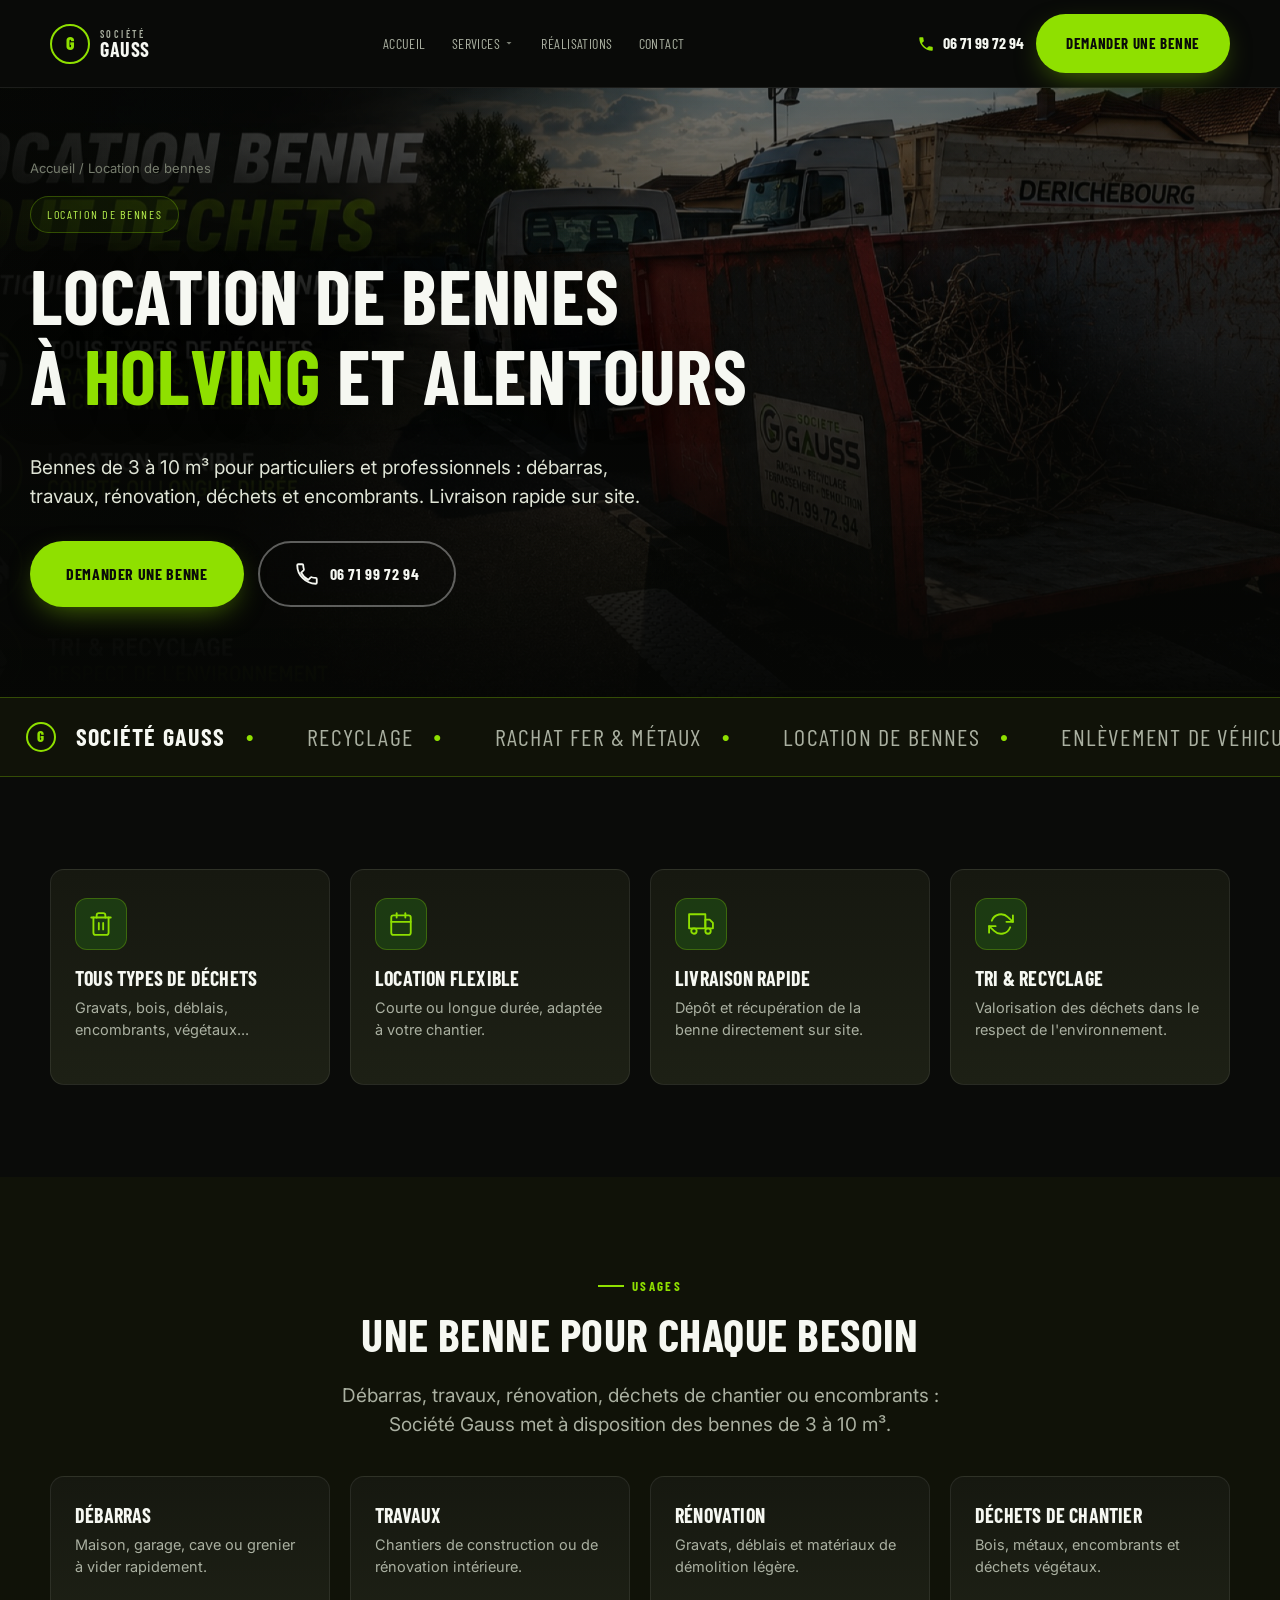
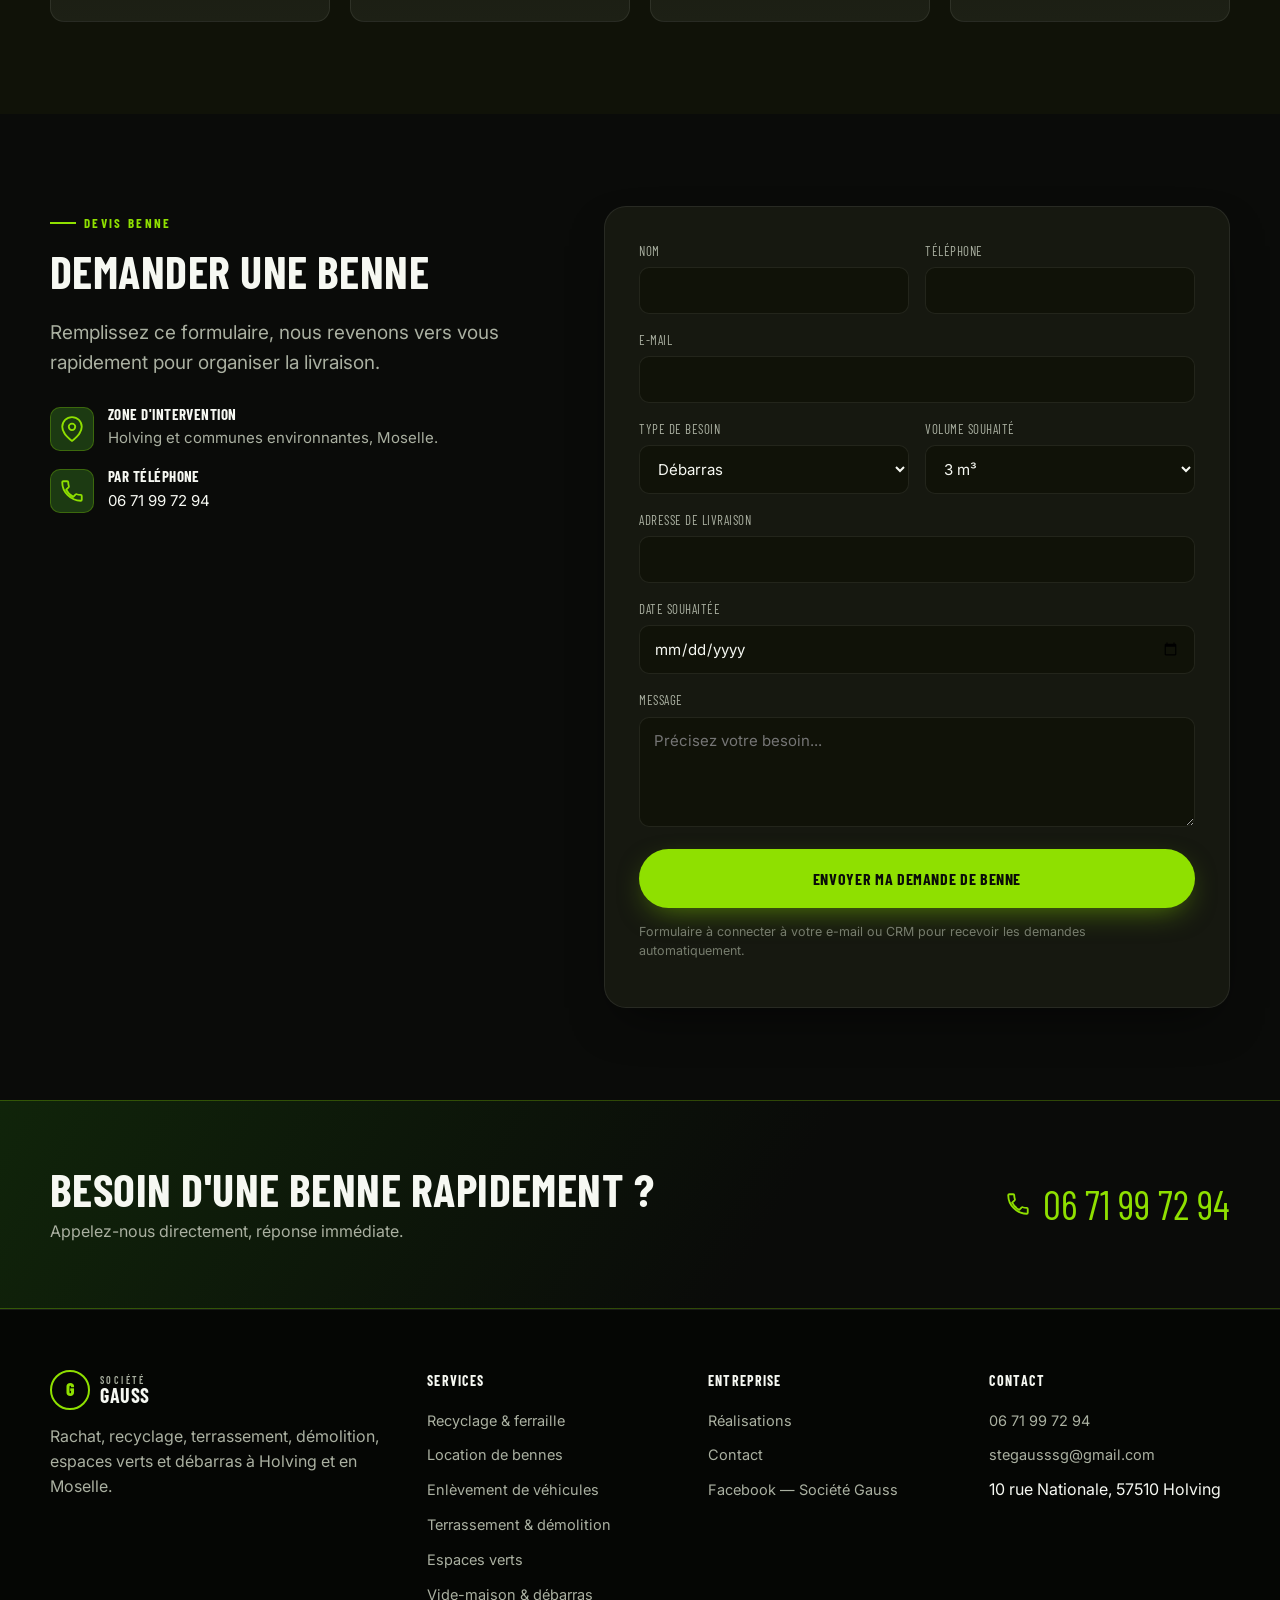
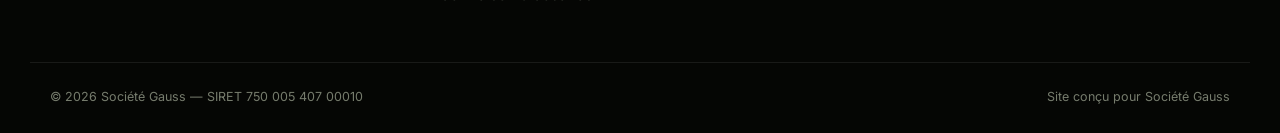
<file: bennes.html>
<!DOCTYPE html>
<html lang="fr">
<head>
<meta charset="UTF-8">
<meta name="viewport" content="width=device-width, initial-scale=1.0">
<title>Location de Bennes 3 à 10 m³ à Holving | Société Gauss</title>
<meta name="description" content="Location de bennes de 3 à 10 m³ à Holving et en Moselle pour tous vos déchets : gravats, bois, encombrants, végétaux. Livraison rapide. Devis en ligne ou au 06 71 99 72 94.">
<link rel="canonical" href="https://kemetedassociation.github.io/societe-gauss/bennes.html">
<meta property="og:type" content="website">
<meta property="og:title" content="Location de bennes — Société Gauss">
<meta property="og:url" content="https://kemetedassociation.github.io/societe-gauss/bennes.html">
<meta property="og:description" content="Bennes de 3 à 10 m³ à Holving et en Moselle, livraison rapide.">
<meta property="og:image" content="https://kemetedassociation.github.io/societe-gauss/assets/img/sg4-xl.jpg">
<link rel="icon" href="data:image/svg+xml,%3Csvg xmlns='http://www.w3.org/2000/svg' viewBox='0 0 100 100'%3E%3Ccircle cx='50' cy='50' r='46' fill='%230a0b09' stroke='%238fe000' stroke-width='6'/%3E%3Ctext x='50' y='66' font-family='Arial,sans-serif' font-size='52' font-weight='800' fill='%238fe000' text-anchor='middle'%3EG%3C/text%3E%3C/svg%3E">
<link rel="preconnect" href="https://fonts.googleapis.com">
<link href="https://fonts.googleapis.com/css2?family=Barlow+Condensed:wght@600;700;800&family=Inter:wght@400;500;600;700&display=swap" rel="stylesheet">
<link rel="stylesheet" href="assets/css/style.css">
<script type="application/ld+json">
{
  "@context": "https://schema.org",
  "@type": "Service",
  "serviceType": "Location de bennes",
  "provider": { "@type": "LocalBusiness", "name": "Société Gauss", "telephone": "+33671997294", "address": "10 rue Nationale, 57510 Holving" },
  "areaServed": "Moselle"
}
</script>
</head>
<body>

<header class="navbar">
  <div class="navbar__inner">
    <a href="index.html" class="brand"><span class="brand__mark">G</span><span class="brand__text"><small>SOCIÉTÉ</small><strong>GAUSS</strong></span></a>
    <nav class="nav-links">
      <a href="index.html">Accueil</a>
      <div class="nav-item">
        <a href="#">Services <svg viewBox="0 0 24 24" fill="currentColor"><path d="M7 10l5 5 5-5z"/></svg></a>
        <div class="dropdown"><div class="dropdown__inner">
          <a href="recyclage.html">Recyclage & ferraille</a>
          <a href="bennes.html" class="active">Location de bennes</a>
          <a href="vehicules.html">Enlèvement de véhicules</a>
          <a href="terrassement-demolition.html">Terrassement & démolition</a>
          <a href="espaces-verts.html">Espaces verts</a>
          <a href="debarras.html">Vide-maison & débarras</a>
        </div></div>
      </div>
      <a href="index.html#realisations">Réalisations</a>
      <a href="contact.html">Contact</a>
    </nav>
    <div class="nav-actions">
      <a href="tel:0671997294" class="nav-phone"><svg viewBox="0 0 24 24" fill="currentColor"><path d="M6.6 10.8c1.4 2.8 3.8 5.2 6.6 6.6l2.2-2.2c.3-.3.7-.4 1-.2 1.1.4 2.3.6 3.6.6.6 0 1 .4 1 1V20c0 .6-.4 1-1 1C10.9 21 3 13.1 3 3.9 3 3.4 3.4 3 4 3h3.5c.6 0 1 .4 1 1 0 1.2.2 2.4.6 3.6.1.4 0 .8-.3 1.1L6.6 10.8z"/></svg> 06 71 99 72 94</a>
      <a href="#devis" class="btn btn-primary">Demander une benne</a>
    </div>
    <button class="burger" aria-label="Menu"><svg width="26" height="26" viewBox="0 0 24 24" fill="currentColor"><path d="M3 6h18v2H3zm0 5h18v2H3zm0 5h18v2H3z"/></svg></button>
  </div>
</header>

<div class="mobile-panel">
  <div class="mobile-panel__top">
    <span class="brand"><span class="brand__mark">G</span><span class="brand__text"><small>SOCIÉTÉ</small><strong>GAUSS</strong></span></span>
    <button class="burger" aria-label="Fermer" onclick="document.querySelector('.mobile-panel').classList.remove('open');document.body.style.overflow=''"><svg width="28" height="28" viewBox="0 0 24 24" fill="currentColor"><path d="M6.4 4.9L4.9 6.4 10.6 12l-5.7 5.6 1.5 1.5L12 13.4l5.6 5.7 1.5-1.5L13.4 12l5.7-5.6-1.5-1.5L12 10.6z"/></svg></button>
  </div>
  <a href="index.html" class="mp-link">Accueil</a>
  <a href="recyclage.html" class="mp-link">Recyclage</a>
  <a href="bennes.html" class="mp-link">Bennes</a>
  <a href="vehicules.html" class="mp-link">Véhicules</a>
  <a href="terrassement-demolition.html" class="mp-link">Terrassement / Démolition</a>
  <a href="espaces-verts.html" class="mp-link">Espaces verts</a>
  <a href="debarras.html" class="mp-link">Débarras</a>
  <a href="contact.html" class="mp-link">Contact</a>
  <div class="cta-row" style="margin-top:30px;">
    <a href="tel:0671997294" class="btn btn-primary btn-block"><svg class="icon icon--sm" viewBox="0 0 24 24"><path d="M6.6 10.8c1.4 2.8 3.8 5.2 6.6 6.6l2.2-2.2c.3-.3.7-.4 1-.2 1.1.4 2.3.6 3.6.6.6 0 1 .4 1 1V20c0 .6-.4 1-1 1C10.9 21 3 13.1 3 3.9 3 3.4 3.4 3 4 3h3.5c.6 0 1 .4 1 1 0 1.2.2 2.4.6 3.6.1.4 0 .8-.3 1.1L6.6 10.8z"/></svg> 06 71 99 72 94</a>
    <a href="https://wa.me/33671997294" class="btn btn-whatsapp btn-block"><svg class="icon icon--sm" viewBox="0 0 24 24"><path d="M21 11.5a8.38 8.38 0 0 1-.9 3.8 8.5 8.5 0 0 1-7.6 4.7 8.38 8.38 0 0 1-3.8-.9L3 21l1.9-5.7a8.38 8.38 0 0 1-.9-3.8 8.5 8.5 0 0 1 4.7-7.6 8.38 8.38 0 0 1 3.8-.9h.5a8.48 8.48 0 0 1 8 8v.5z"/></svg> WhatsApp</a>
  </div>
</div>

<section class="hero hero--page">
  <div class="kb-media"><img src="assets/img/sg4-xl.jpg" alt="Benne Société Gauss livrée pour déchets verts à Holving"></div>
  <div class="hero__scrim"></div>
  <div class="container hero__content">
    <p class="page-crumb reveal"><a href="index.html">Accueil</a> / Location de bennes</p>
    <div class="hero__badge reveal">Location de bennes</div>
    <h1 class="reveal">Location de bennes<br>à <span class="accent">Holving</span> et alentours</h1>
    <p class="lead reveal">Bennes de 3 à 10 m³ pour particuliers et professionnels : débarras, travaux, rénovation, déchets et encombrants. Livraison rapide sur site.</p>
    <div class="cta-row reveal">
      <a href="#devis" class="btn btn-primary btn-lg">Demander une benne</a>
      <a href="tel:0671997294" class="btn btn-outline btn-lg"><svg class="icon" viewBox="0 0 24 24"><path d="M6.6 10.8c1.4 2.8 3.8 5.2 6.6 6.6l2.2-2.2c.3-.3.7-.4 1-.2 1.1.4 2.3.6 3.6.6.6 0 1 .4 1 1V20c0 .6-.4 1-1 1C10.9 21 3 13.1 3 3.9 3 3.4 3.4 3 4 3h3.5c.6 0 1 .4 1 1 0 1.2.2 2.4.6 3.6.1.4 0 .8-.3 1.1L6.6 10.8z"/></svg> 06 71 99 72 94</a>
    </div>
  </div>
</section>

<div class="ticker"><div class="ticker__track"><span class="ticker__item"><span class="ticker__logo">G</span><strong>Société Gauss</strong><span class="ticker__sep">&#9679;</span></span><span class="ticker__item">Recyclage<span class="ticker__sep">&#9679;</span></span><span class="ticker__item">Rachat fer & métaux<span class="ticker__sep">&#9679;</span></span><span class="ticker__item">Location de bennes<span class="ticker__sep">&#9679;</span></span><span class="ticker__item">Enlèvement de véhicules<span class="ticker__sep">&#9679;</span></span><span class="ticker__item">Terrassement<span class="ticker__sep">&#9679;</span></span><span class="ticker__item">Démolition<span class="ticker__sep">&#9679;</span></span><span class="ticker__item">Espaces verts<span class="ticker__sep">&#9679;</span></span><span class="ticker__item">Vide-maison & débarras<span class="ticker__sep">&#9679;</span></span><span class="ticker__item">Un service complet, rapide et professionnel<span class="ticker__sep">&#9679;</span></span><span class="ticker__item"><span class="ticker__logo">G</span><strong>Société Gauss</strong><span class="ticker__sep">&#9679;</span></span><span class="ticker__item">Recyclage<span class="ticker__sep">&#9679;</span></span><span class="ticker__item">Rachat fer & métaux<span class="ticker__sep">&#9679;</span></span><span class="ticker__item">Location de bennes<span class="ticker__sep">&#9679;</span></span><span class="ticker__item">Enlèvement de véhicules<span class="ticker__sep">&#9679;</span></span><span class="ticker__item">Terrassement<span class="ticker__sep">&#9679;</span></span><span class="ticker__item">Démolition<span class="ticker__sep">&#9679;</span></span><span class="ticker__item">Espaces verts<span class="ticker__sep">&#9679;</span></span><span class="ticker__item">Vide-maison & débarras<span class="ticker__sep">&#9679;</span></span><span class="ticker__item">Un service complet, rapide et professionnel<span class="ticker__sep">&#9679;</span></span></div></div>

<section class="section">
  <div class="container">
    <div class="grid grid--4">
      <div class="card reveal"><div class="card__icon"><svg class="icon" viewBox="0 0 24 24"><path d="M3 6h18"/><path d="M19 6v14a2 2 0 0 1-2 2H7a2 2 0 0 1-2-2V6m3 0V4a2 2 0 0 1 2-2h4a2 2 0 0 1 2 2v2"/><line x1="10" y1="11" x2="10" y2="17"/><line x1="14" y1="11" x2="14" y2="17"/></svg></div><h3>Tous types de déchets</h3><p>Gravats, bois, déblais, encombrants, végétaux...</p></div>
      <div class="card reveal"><div class="card__icon"><svg class="icon" viewBox="0 0 24 24"><rect x="3" y="4" width="18" height="18" rx="2" ry="2"/><line x1="16" y1="2" x2="16" y2="6"/><line x1="8" y1="2" x2="8" y2="6"/><line x1="3" y1="10" x2="21" y2="10"/></svg></div><h3>Location flexible</h3><p>Courte ou longue durée, adaptée à votre chantier.</p></div>
      <div class="card reveal"><div class="card__icon"><svg class="icon" viewBox="0 0 24 24"><rect x="1" y="3" width="15" height="13"/><polygon points="16 8 20 8 23 11 23 16 16 16 16 8"/><circle cx="5.5" cy="18.5" r="2.5"/><circle cx="18.5" cy="18.5" r="2.5"/></svg></div><h3>Livraison rapide</h3><p>Dépôt et récupération de la benne directement sur site.</p></div>
      <div class="card reveal"><div class="card__icon"><svg class="icon" viewBox="0 0 24 24"><path d="M23 4v6h-6"/><path d="M1 20v-6h6"/><path d="M3.51 9a9 9 0 0 1 14.85-3.36L23 10"/><path d="M1 14l4.64 4.36A9 9 0 0 0 20.49 15"/></svg></div><h3>Tri & recyclage</h3><p>Valorisation des déchets dans le respect de l'environnement.</p></div>
    </div>
  </div>
</section>

<section class="section section--alt">
  <div class="container">
    <div class="reveal center max-w"><span class="kicker">Usages</span><h2>Une benne pour chaque besoin</h2><p class="lead center">Débarras, travaux, rénovation, déchets de chantier ou encombrants : Société Gauss met à disposition des bennes de 3 à 10 m³.</p></div>
    <div class="grid grid--4" style="margin-top:36px;">
      <div class="card reveal"><h3>Débarras</h3><p>Maison, garage, cave ou grenier à vider rapidement.</p></div>
      <div class="card reveal"><h3>Travaux</h3><p>Chantiers de construction ou de rénovation intérieure.</p></div>
      <div class="card reveal"><h3>Rénovation</h3><p>Gravats, déblais et matériaux de démolition légère.</p></div>
      <div class="card reveal"><h3>Déchets de chantier</h3><p>Bois, métaux, encombrants et déchets végétaux.</p></div>
    </div>
  </div>
</section>

<section class="section" id="devis">
  <div class="container">
    <div class="grid grid--2" style="gap:50px;align-items:flex-start;">
      <div class="reveal">
        <span class="kicker">Devis benne</span>
        <h2>Demander une benne</h2>
        <p class="lead">Remplissez ce formulaire, nous revenons vers vous rapidement pour organiser la livraison.</p>
        <div class="info-list" style="margin-top:30px;">
          <div class="info-item"><div class="info-item__icon"><svg class="icon" viewBox="0 0 24 24"><path d="M21 10c0 7-9 13-9 13s-9-6-9-13a9 9 0 0 1 18 0z"/><circle cx="12" cy="10" r="3"/></svg></div><div><h4>Zone d'intervention</h4><p>Holving et communes environnantes, Moselle.</p></div></div>
          <div class="info-item"><div class="info-item__icon"><svg class="icon" viewBox="0 0 24 24"><path d="M6.6 10.8c1.4 2.8 3.8 5.2 6.6 6.6l2.2-2.2c.3-.3.7-.4 1-.2 1.1.4 2.3.6 3.6.6.6 0 1 .4 1 1V20c0 .6-.4 1-1 1C10.9 21 3 13.1 3 3.9 3 3.4 3.4 3 4 3h3.5c.6 0 1 .4 1 1 0 1.2.2 2.4.6 3.6.1.4 0 .8-.3 1.1L6.6 10.8z"/></svg></div><div><h4>Par téléphone</h4><a href="tel:0671997294">06 71 99 72 94</a></div></div>
        </div>
      </div>
      <form class="form-card reveal" data-quote-form>
        <div class="form-grid">
          <div class="field"><label>Nom</label><input type="text" name="nom" required></div>
          <div class="field"><label>Téléphone</label><input type="tel" name="telephone" required></div>
          <div class="field form-grid--full"><label>E-mail</label><input type="email" name="email"></div>
          <div class="field"><label>Type de besoin</label>
            <select name="besoin"><option>Débarras</option><option>Travaux / rénovation</option><option>Déchets de chantier</option><option>Déchets verts</option><option>Autre</option></select>
          </div>
          <div class="field"><label>Volume souhaité</label>
            <select name="volume"><option>3 m³</option><option>5 m³</option><option>8 m³</option><option>10 m³</option><option>Je ne sais pas</option></select>
          </div>
          <div class="field form-grid--full"><label>Adresse de livraison</label><input type="text" name="adresse" required></div>
          <div class="field form-grid--full"><label>Date souhaitée</label><input type="date" name="date"></div>
          <div class="field form-grid--full"><label>Message</label><textarea name="message" placeholder="Précisez votre besoin..."></textarea></div>
        </div>
        <button type="submit" class="btn btn-primary btn-block btn-lg" style="margin-top:22px;">Envoyer ma demande de benne</button>
        <p class="form-note">Formulaire à connecter à votre e-mail ou CRM pour recevoir les demandes automatiquement.</p>
      </form>
    </div>
  </div>
</section>

<section class="cta-band">
  <div class="container cta-band__inner">
    <div class="reveal"><h2>Besoin d'une benne rapidement ?</h2><p>Appelez-nous directement, réponse immédiate.</p></div>
    <div class="cta-row reveal" style="margin-top:0;"><a href="tel:0671997294" class="cta-band__phone"><svg class="icon" viewBox="0 0 24 24"><path d="M6.6 10.8c1.4 2.8 3.8 5.2 6.6 6.6l2.2-2.2c.3-.3.7-.4 1-.2 1.1.4 2.3.6 3.6.6.6 0 1 .4 1 1V20c0 .6-.4 1-1 1C10.9 21 3 13.1 3 3.9 3 3.4 3.4 3 4 3h3.5c.6 0 1 .4 1 1 0 1.2.2 2.4.6 3.6.1.4 0 .8-.3 1.1L6.6 10.8z"/></svg> 06 71 99 72 94</a></div>
  </div>
</section>

<footer class="footer">
  <div class="container footer__grid">
    <div><span class="brand" style="margin-bottom:14px;display:flex;"><span class="brand__mark">G</span><span class="brand__text"><small>SOCIÉTÉ</small><strong>GAUSS</strong></span></span><p>Rachat, recyclage, terrassement, démolition, espaces verts et débarras à Holving et en Moselle.</p></div>
    <div><h5>Services</h5><ul><li><a href="recyclage.html">Recyclage & ferraille</a></li><li><a href="bennes.html">Location de bennes</a></li><li><a href="vehicules.html">Enlèvement de véhicules</a></li><li><a href="terrassement-demolition.html">Terrassement & démolition</a></li><li><a href="espaces-verts.html">Espaces verts</a></li><li><a href="debarras.html">Vide-maison & débarras</a></li></ul></div>
    <div><h5>Entreprise</h5><ul><li><a href="index.html#realisations">Réalisations</a></li><li><a href="contact.html">Contact</a></li><li><a href="#">Facebook — Société Gauss</a></li></ul></div>
    <div><h5>Contact</h5><ul><li><a href="tel:0671997294">06 71 99 72 94</a></li><li><a href="mailto:stegausssg@gmail.com">stegausssg@gmail.com</a></li><li>10 rue Nationale, 57510 Holving</li></ul></div>
  </div>
  <div class="container footer__bottom"><span>© <span id="y"></span> Société Gauss — SIRET 750 005 407 00010</span><span>Site conçu pour Société Gauss</span></div>
</footer>

<div class="mobile-cta"><a href="tel:0671997294" class="call"><svg class="icon icon--sm" viewBox="0 0 24 24"><path d="M6.6 10.8c1.4 2.8 3.8 5.2 6.6 6.6l2.2-2.2c.3-.3.7-.4 1-.2 1.1.4 2.3.6 3.6.6.6 0 1 .4 1 1V20c0 .6-.4 1-1 1C10.9 21 3 13.1 3 3.9 3 3.4 3.4 3 4 3h3.5c.6 0 1 .4 1 1 0 1.2.2 2.4.6 3.6.1.4 0 .8-.3 1.1L6.6 10.8z"/></svg> Appeler</a><a href="https://wa.me/33671997294" class="whatsapp"><svg class="icon icon--sm" viewBox="0 0 24 24"><path d="M21 11.5a8.38 8.38 0 0 1-.9 3.8 8.5 8.5 0 0 1-7.6 4.7 8.38 8.38 0 0 1-3.8-.9L3 21l1.9-5.7a8.38 8.38 0 0 1-.9-3.8 8.5 8.5 0 0 1 4.7-7.6 8.38 8.38 0 0 1 3.8-.9h.5a8.48 8.48 0 0 1 8 8v.5z"/></svg> WhatsApp</a></div>
<script>document.getElementById('y').textContent = new Date().getFullYear();</script>
<script src="assets/js/main.js"></script>
</body>
</html>
</file>
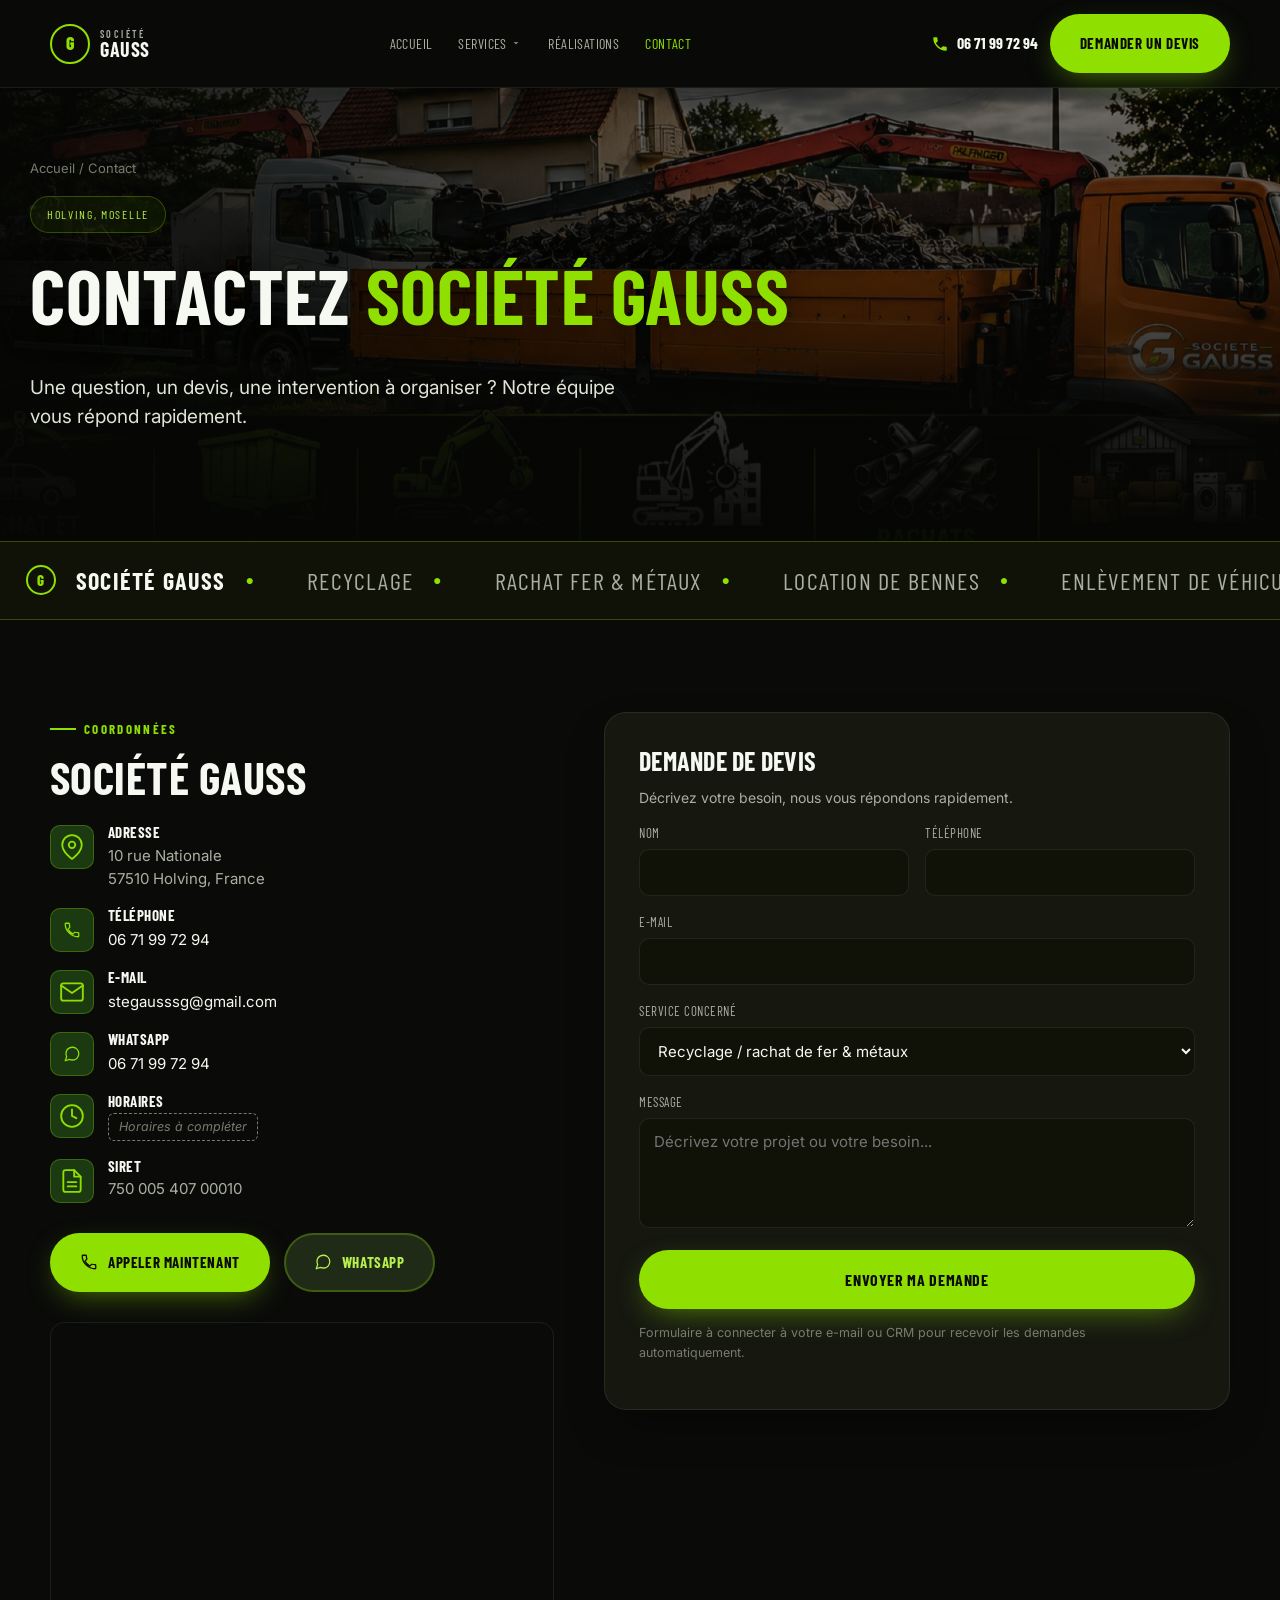
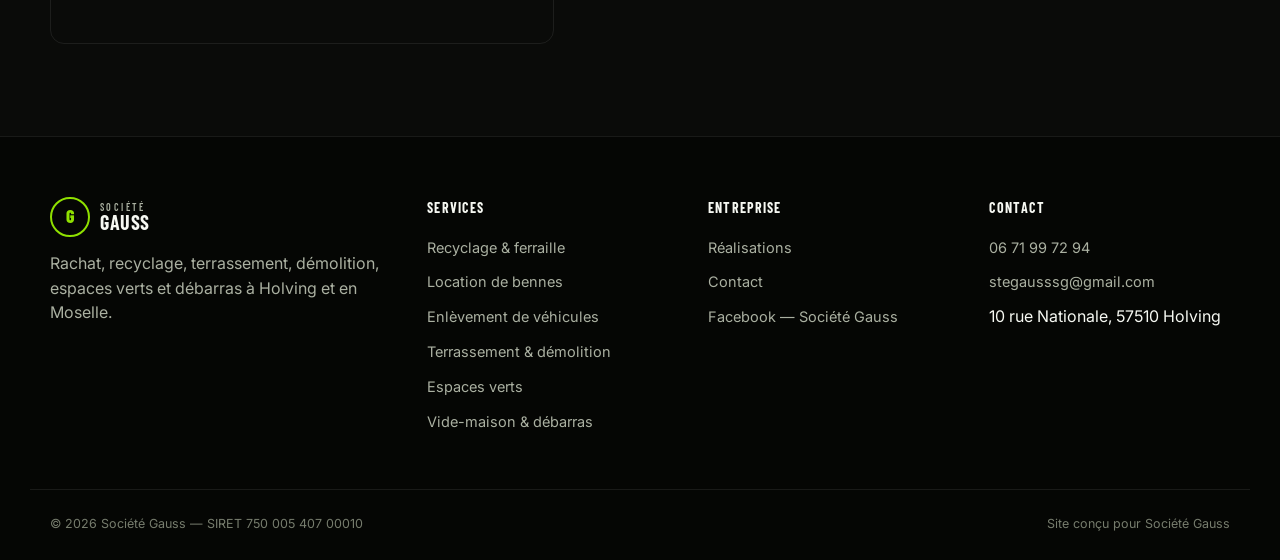
<file: contact.html>
<!DOCTYPE html>
<html lang="fr">
<head>
<meta charset="UTF-8">
<meta name="viewport" content="width=device-width, initial-scale=1.0">
<title>Contact & Devis — Société Gauss, Holving (57)</title>
<meta name="description" content="Contactez Société Gauss à Holving (57510) : 06 71 99 72 94. Demande de devis pour recyclage, bennes, véhicules, terrassement, démolition, espaces verts et débarras.">
<link rel="canonical" href="https://kemetedassociation.github.io/societe-gauss/contact.html">
<meta property="og:type" content="website">
<meta property="og:title" content="Contact — Société Gauss">
<meta property="og:url" content="https://kemetedassociation.github.io/societe-gauss/contact.html">
<meta property="og:description" content="10 rue Nationale, 57510 Holving — 06 71 99 72 94">
<meta property="og:image" content="https://kemetedassociation.github.io/societe-gauss/assets/img/sg7-xl.jpg">
<link rel="icon" href="data:image/svg+xml,%3Csvg xmlns='http://www.w3.org/2000/svg' viewBox='0 0 100 100'%3E%3Ccircle cx='50' cy='50' r='46' fill='%230a0b09' stroke='%238fe000' stroke-width='6'/%3E%3Ctext x='50' y='66' font-family='Arial,sans-serif' font-size='52' font-weight='800' fill='%238fe000' text-anchor='middle'%3EG%3C/text%3E%3C/svg%3E">
<link rel="preconnect" href="https://fonts.googleapis.com">
<link href="https://fonts.googleapis.com/css2?family=Barlow+Condensed:wght@600;700;800&family=Inter:wght@400;500;600;700&display=swap" rel="stylesheet">
<link rel="stylesheet" href="assets/css/style.css">
<script type="application/ld+json">
{
  "@context": "https://schema.org",
  "@type": "LocalBusiness",
  "name": "Société Gauss",
  "telephone": "+33671997294",
  "email": "stegausssg@gmail.com",
  "address": { "@type": "PostalAddress", "streetAddress": "10 rue Nationale", "postalCode": "57510", "addressLocality": "Holving", "addressCountry": "FR" }
}
</script>
</head>
<body>

<header class="navbar">
  <div class="navbar__inner">
    <a href="index.html" class="brand"><span class="brand__mark">G</span><span class="brand__text"><small>SOCIÉTÉ</small><strong>GAUSS</strong></span></a>
    <nav class="nav-links">
      <a href="index.html">Accueil</a>
      <div class="nav-item">
        <a href="#">Services <svg viewBox="0 0 24 24" fill="currentColor"><path d="M7 10l5 5 5-5z"/></svg></a>
        <div class="dropdown"><div class="dropdown__inner">
          <a href="recyclage.html">Recyclage & ferraille</a>
          <a href="bennes.html">Location de bennes</a>
          <a href="vehicules.html">Enlèvement de véhicules</a>
          <a href="terrassement-demolition.html">Terrassement & démolition</a>
          <a href="espaces-verts.html">Espaces verts</a>
          <a href="debarras.html">Vide-maison & débarras</a>
        </div></div>
      </div>
      <a href="index.html#realisations">Réalisations</a>
      <a href="contact.html" class="active">Contact</a>
    </nav>
    <div class="nav-actions">
      <a href="tel:0671997294" class="nav-phone"><svg viewBox="0 0 24 24" fill="currentColor"><path d="M6.6 10.8c1.4 2.8 3.8 5.2 6.6 6.6l2.2-2.2c.3-.3.7-.4 1-.2 1.1.4 2.3.6 3.6.6.6 0 1 .4 1 1V20c0 .6-.4 1-1 1C10.9 21 3 13.1 3 3.9 3 3.4 3.4 3 4 3h3.5c.6 0 1 .4 1 1 0 1.2.2 2.4.6 3.6.1.4 0 .8-.3 1.1L6.6 10.8z"/></svg> 06 71 99 72 94</a>
      <a href="#formulaire" class="btn btn-primary">Demander un devis</a>
    </div>
    <button class="burger" aria-label="Menu"><svg width="26" height="26" viewBox="0 0 24 24" fill="currentColor"><path d="M3 6h18v2H3zm0 5h18v2H3zm0 5h18v2H3z"/></svg></button>
  </div>
</header>

<div class="mobile-panel">
  <div class="mobile-panel__top">
    <span class="brand"><span class="brand__mark">G</span><span class="brand__text"><small>SOCIÉTÉ</small><strong>GAUSS</strong></span></span>
    <button class="burger" aria-label="Fermer" onclick="document.querySelector('.mobile-panel').classList.remove('open');document.body.style.overflow=''"><svg width="28" height="28" viewBox="0 0 24 24" fill="currentColor"><path d="M6.4 4.9L4.9 6.4 10.6 12l-5.7 5.6 1.5 1.5L12 13.4l5.6 5.7 1.5-1.5L13.4 12l5.7-5.6-1.5-1.5L12 10.6z"/></svg></button>
  </div>
  <a href="index.html" class="mp-link">Accueil</a>
  <a href="recyclage.html" class="mp-link">Recyclage</a>
  <a href="bennes.html" class="mp-link">Bennes</a>
  <a href="vehicules.html" class="mp-link">Véhicules</a>
  <a href="terrassement-demolition.html" class="mp-link">Terrassement / Démolition</a>
  <a href="espaces-verts.html" class="mp-link">Espaces verts</a>
  <a href="debarras.html" class="mp-link">Débarras</a>
  <a href="contact.html" class="mp-link">Contact</a>
  <div class="cta-row" style="margin-top:30px;">
    <a href="tel:0671997294" class="btn btn-primary btn-block"><svg class="icon icon--sm" viewBox="0 0 24 24"><path d="M6.6 10.8c1.4 2.8 3.8 5.2 6.6 6.6l2.2-2.2c.3-.3.7-.4 1-.2 1.1.4 2.3.6 3.6.6.6 0 1 .4 1 1V20c0 .6-.4 1-1 1C10.9 21 3 13.1 3 3.9 3 3.4 3.4 3 4 3h3.5c.6 0 1 .4 1 1 0 1.2.2 2.4.6 3.6.1.4 0 .8-.3 1.1L6.6 10.8z"/></svg> 06 71 99 72 94</a>
    <a href="https://wa.me/33671997294" class="btn btn-whatsapp btn-block"><svg class="icon icon--sm" viewBox="0 0 24 24"><path d="M21 11.5a8.38 8.38 0 0 1-.9 3.8 8.5 8.5 0 0 1-7.6 4.7 8.38 8.38 0 0 1-3.8-.9L3 21l1.9-5.7a8.38 8.38 0 0 1-.9-3.8 8.5 8.5 0 0 1 4.7-7.6 8.38 8.38 0 0 1 3.8-.9h.5a8.48 8.48 0 0 1 8 8v.5z"/></svg> WhatsApp</a>
  </div>
</div>

<section class="hero hero--page" style="min-height:44vh;">
  <div class="kb-media"><img src="assets/img/sg7-xl.jpg" alt="Équipe et camions Société Gauss à Holving"></div>
  <div class="hero__scrim"></div>
  <div class="container hero__content">
    <p class="page-crumb reveal"><a href="index.html">Accueil</a> / Contact</p>
    <div class="hero__badge reveal">Holving, Moselle</div>
    <h1 class="reveal">Contactez <span class="accent">Société Gauss</span></h1>
    <p class="lead reveal">Une question, un devis, une intervention à organiser ? Notre équipe vous répond rapidement.</p>
  </div>
</section>

<div class="ticker"><div class="ticker__track"><span class="ticker__item"><span class="ticker__logo">G</span><strong>Société Gauss</strong><span class="ticker__sep">&#9679;</span></span><span class="ticker__item">Recyclage<span class="ticker__sep">&#9679;</span></span><span class="ticker__item">Rachat fer & métaux<span class="ticker__sep">&#9679;</span></span><span class="ticker__item">Location de bennes<span class="ticker__sep">&#9679;</span></span><span class="ticker__item">Enlèvement de véhicules<span class="ticker__sep">&#9679;</span></span><span class="ticker__item">Terrassement<span class="ticker__sep">&#9679;</span></span><span class="ticker__item">Démolition<span class="ticker__sep">&#9679;</span></span><span class="ticker__item">Espaces verts<span class="ticker__sep">&#9679;</span></span><span class="ticker__item">Vide-maison & débarras<span class="ticker__sep">&#9679;</span></span><span class="ticker__item">Un service complet, rapide et professionnel<span class="ticker__sep">&#9679;</span></span><span class="ticker__item"><span class="ticker__logo">G</span><strong>Société Gauss</strong><span class="ticker__sep">&#9679;</span></span><span class="ticker__item">Recyclage<span class="ticker__sep">&#9679;</span></span><span class="ticker__item">Rachat fer & métaux<span class="ticker__sep">&#9679;</span></span><span class="ticker__item">Location de bennes<span class="ticker__sep">&#9679;</span></span><span class="ticker__item">Enlèvement de véhicules<span class="ticker__sep">&#9679;</span></span><span class="ticker__item">Terrassement<span class="ticker__sep">&#9679;</span></span><span class="ticker__item">Démolition<span class="ticker__sep">&#9679;</span></span><span class="ticker__item">Espaces verts<span class="ticker__sep">&#9679;</span></span><span class="ticker__item">Vide-maison & débarras<span class="ticker__sep">&#9679;</span></span><span class="ticker__item">Un service complet, rapide et professionnel<span class="ticker__sep">&#9679;</span></span></div></div>

<section class="section" id="formulaire">
  <div class="container">
    <div class="grid grid--2" style="gap:50px;align-items:flex-start;">
      <div class="reveal">
        <span class="kicker">Coordonnées</span>
        <h2>Société Gauss</h2>
        <div class="info-list" style="margin-top:24px;">
          <div class="info-item">
            <div class="info-item__icon"><svg class="icon" viewBox="0 0 24 24"><path d="M21 10c0 7-9 13-9 13s-9-6-9-13a9 9 0 0 1 18 0z"/><circle cx="12" cy="10" r="3"/></svg></div>
            <div><h4>Adresse</h4><p>10 rue Nationale<br>57510 Holving, France</p></div>
          </div>
          <div class="info-item">
            <div class="info-item__icon"><svg class="icon icon--sm" viewBox="0 0 24 24"><path d="M6.6 10.8c1.4 2.8 3.8 5.2 6.6 6.6l2.2-2.2c.3-.3.7-.4 1-.2 1.1.4 2.3.6 3.6.6.6 0 1 .4 1 1V20c0 .6-.4 1-1 1C10.9 21 3 13.1 3 3.9 3 3.4 3.4 3 4 3h3.5c.6 0 1 .4 1 1 0 1.2.2 2.4.6 3.6.1.4 0 .8-.3 1.1L6.6 10.8z"/></svg></div>
            <div><h4>Téléphone</h4><a href="tel:0671997294">06 71 99 72 94</a></div>
          </div>
          <div class="info-item">
            <div class="info-item__icon"><svg class="icon" viewBox="0 0 24 24"><path d="M4 4h16c1.1 0 2 .9 2 2v12c0 1.1-.9 2-2 2H4c-1.1 0-2-.9-2-2V6c0-1.1.9-2 2-2z"/><polyline points="22 6 12 13 2 6"/></svg></div>
            <div><h4>E-mail</h4><a href="mailto:stegausssg@gmail.com">stegausssg@gmail.com</a></div>
          </div>
          <div class="info-item">
            <div class="info-item__icon"><svg class="icon icon--sm" viewBox="0 0 24 24"><path d="M21 11.5a8.38 8.38 0 0 1-.9 3.8 8.5 8.5 0 0 1-7.6 4.7 8.38 8.38 0 0 1-3.8-.9L3 21l1.9-5.7a8.38 8.38 0 0 1-.9-3.8 8.5 8.5 0 0 1 4.7-7.6 8.38 8.38 0 0 1 3.8-.9h.5a8.48 8.48 0 0 1 8 8v.5z"/></svg></div>
            <div><h4>WhatsApp</h4><a href="https://wa.me/33671997294">06 71 99 72 94</a></div>
          </div>
          <div class="info-item">
            <div class="info-item__icon"><svg class="icon" viewBox="0 0 24 24"><circle cx="12" cy="12" r="10"/><polyline points="12 6 12 12 16 14"/></svg></div>
            <div><h4>Horaires</h4><p><span class="todo-fill">Horaires à compléter</span></p></div>
          </div>
          <div class="info-item">
            <div class="info-item__icon"><svg class="icon" viewBox="0 0 24 24"><path d="M14 2H6a2 2 0 0 0-2 2v16a2 2 0 0 0 2 2h12a2 2 0 0 0 2-2V8z"/><polyline points="14 2 14 8 20 8"/><line x1="8" y1="13" x2="16" y2="13"/><line x1="8" y1="17" x2="16" y2="17"/></svg></div>
            <div><h4>SIRET</h4><p>750 005 407 00010</p></div>
          </div>
        </div>
        <div class="cta-row">
          <a href="tel:0671997294" class="btn btn-primary"><svg class="icon icon--sm" viewBox="0 0 24 24"><path d="M6.6 10.8c1.4 2.8 3.8 5.2 6.6 6.6l2.2-2.2c.3-.3.7-.4 1-.2 1.1.4 2.3.6 3.6.6.6 0 1 .4 1 1V20c0 .6-.4 1-1 1C10.9 21 3 13.1 3 3.9 3 3.4 3.4 3 4 3h3.5c.6 0 1 .4 1 1 0 1.2.2 2.4.6 3.6.1.4 0 .8-.3 1.1L6.6 10.8z"/></svg> Appeler maintenant</a>
          <a href="https://wa.me/33671997294" class="btn btn-whatsapp"><svg class="icon icon--sm" viewBox="0 0 24 24"><path d="M21 11.5a8.38 8.38 0 0 1-.9 3.8 8.5 8.5 0 0 1-7.6 4.7 8.38 8.38 0 0 1-3.8-.9L3 21l1.9-5.7a8.38 8.38 0 0 1-.9-3.8 8.5 8.5 0 0 1 4.7-7.6 8.38 8.38 0 0 1 3.8-.9h.5a8.48 8.48 0 0 1 8 8v.5z"/></svg> WhatsApp</a>
        </div>
        <div class="map-embed" style="margin-top:30px;">
          <iframe src="https://www.google.com/maps?q=10+rue+Nationale,+57510+Holving,+France&output=embed" loading="lazy" referrerpolicy="no-referrer-when-downgrade" title="Localisation Société Gauss - 10 rue Nationale, 57510 Holving"></iframe>
        </div>
      </div>

      <form class="form-card reveal" data-quote-form>
        <h3 class="mt-0">Demande de devis</h3>
        <p style="font-size:14px;">Décrivez votre besoin, nous vous répondons rapidement.</p>
        <div class="form-grid" style="margin-top:10px;">
          <div class="field"><label>Nom</label><input type="text" name="nom" required></div>
          <div class="field"><label>Téléphone</label><input type="tel" name="telephone" required></div>
          <div class="field form-grid--full"><label>E-mail</label><input type="email" name="email"></div>
          <div class="field form-grid--full"><label>Service concerné</label>
            <select name="service">
              <option>Recyclage / rachat de fer & métaux</option>
              <option>Location de bennes</option>
              <option>Enlèvement de véhicule</option>
              <option>Terrassement</option>
              <option>Démolition</option>
              <option>Espaces verts</option>
              <option>Vide-maison / débarras</option>
              <option>Autre demande</option>
            </select>
          </div>
          <div class="field form-grid--full"><label>Message</label><textarea name="message" placeholder="Décrivez votre projet ou votre besoin..."></textarea></div>
        </div>
        <button type="submit" class="btn btn-primary btn-block btn-lg" style="margin-top:22px;">Envoyer ma demande</button>
        <p class="form-note">Formulaire à connecter à votre e-mail ou CRM pour recevoir les demandes automatiquement.</p>
      </form>
    </div>
  </div>
</section>

<footer class="footer">
  <div class="container footer__grid">
    <div><span class="brand" style="margin-bottom:14px;display:flex;"><span class="brand__mark">G</span><span class="brand__text"><small>SOCIÉTÉ</small><strong>GAUSS</strong></span></span><p>Rachat, recyclage, terrassement, démolition, espaces verts et débarras à Holving et en Moselle.</p></div>
    <div><h5>Services</h5><ul><li><a href="recyclage.html">Recyclage & ferraille</a></li><li><a href="bennes.html">Location de bennes</a></li><li><a href="vehicules.html">Enlèvement de véhicules</a></li><li><a href="terrassement-demolition.html">Terrassement & démolition</a></li><li><a href="espaces-verts.html">Espaces verts</a></li><li><a href="debarras.html">Vide-maison & débarras</a></li></ul></div>
    <div><h5>Entreprise</h5><ul><li><a href="index.html#realisations">Réalisations</a></li><li><a href="contact.html">Contact</a></li><li><a href="#">Facebook — Société Gauss</a></li></ul></div>
    <div><h5>Contact</h5><ul><li><a href="tel:0671997294">06 71 99 72 94</a></li><li><a href="mailto:stegausssg@gmail.com">stegausssg@gmail.com</a></li><li>10 rue Nationale, 57510 Holving</li></ul></div>
  </div>
  <div class="container footer__bottom"><span>© <span id="y"></span> Société Gauss — SIRET 750 005 407 00010</span><span>Site conçu pour Société Gauss</span></div>
</footer>

<div class="mobile-cta"><a href="tel:0671997294" class="call"><svg class="icon icon--sm" viewBox="0 0 24 24"><path d="M6.6 10.8c1.4 2.8 3.8 5.2 6.6 6.6l2.2-2.2c.3-.3.7-.4 1-.2 1.1.4 2.3.6 3.6.6.6 0 1 .4 1 1V20c0 .6-.4 1-1 1C10.9 21 3 13.1 3 3.9 3 3.4 3.4 3 4 3h3.5c.6 0 1 .4 1 1 0 1.2.2 2.4.6 3.6.1.4 0 .8-.3 1.1L6.6 10.8z"/></svg> Appeler</a><a href="https://wa.me/33671997294" class="whatsapp"><svg class="icon icon--sm" viewBox="0 0 24 24"><path d="M21 11.5a8.38 8.38 0 0 1-.9 3.8 8.5 8.5 0 0 1-7.6 4.7 8.38 8.38 0 0 1-3.8-.9L3 21l1.9-5.7a8.38 8.38 0 0 1-.9-3.8 8.5 8.5 0 0 1 4.7-7.6 8.38 8.38 0 0 1 3.8-.9h.5a8.48 8.48 0 0 1 8 8v.5z"/></svg> WhatsApp</a></div>
<script>document.getElementById('y').textContent = new Date().getFullYear();</script>
<script src="assets/js/main.js"></script>
</body>
</html>
</file>
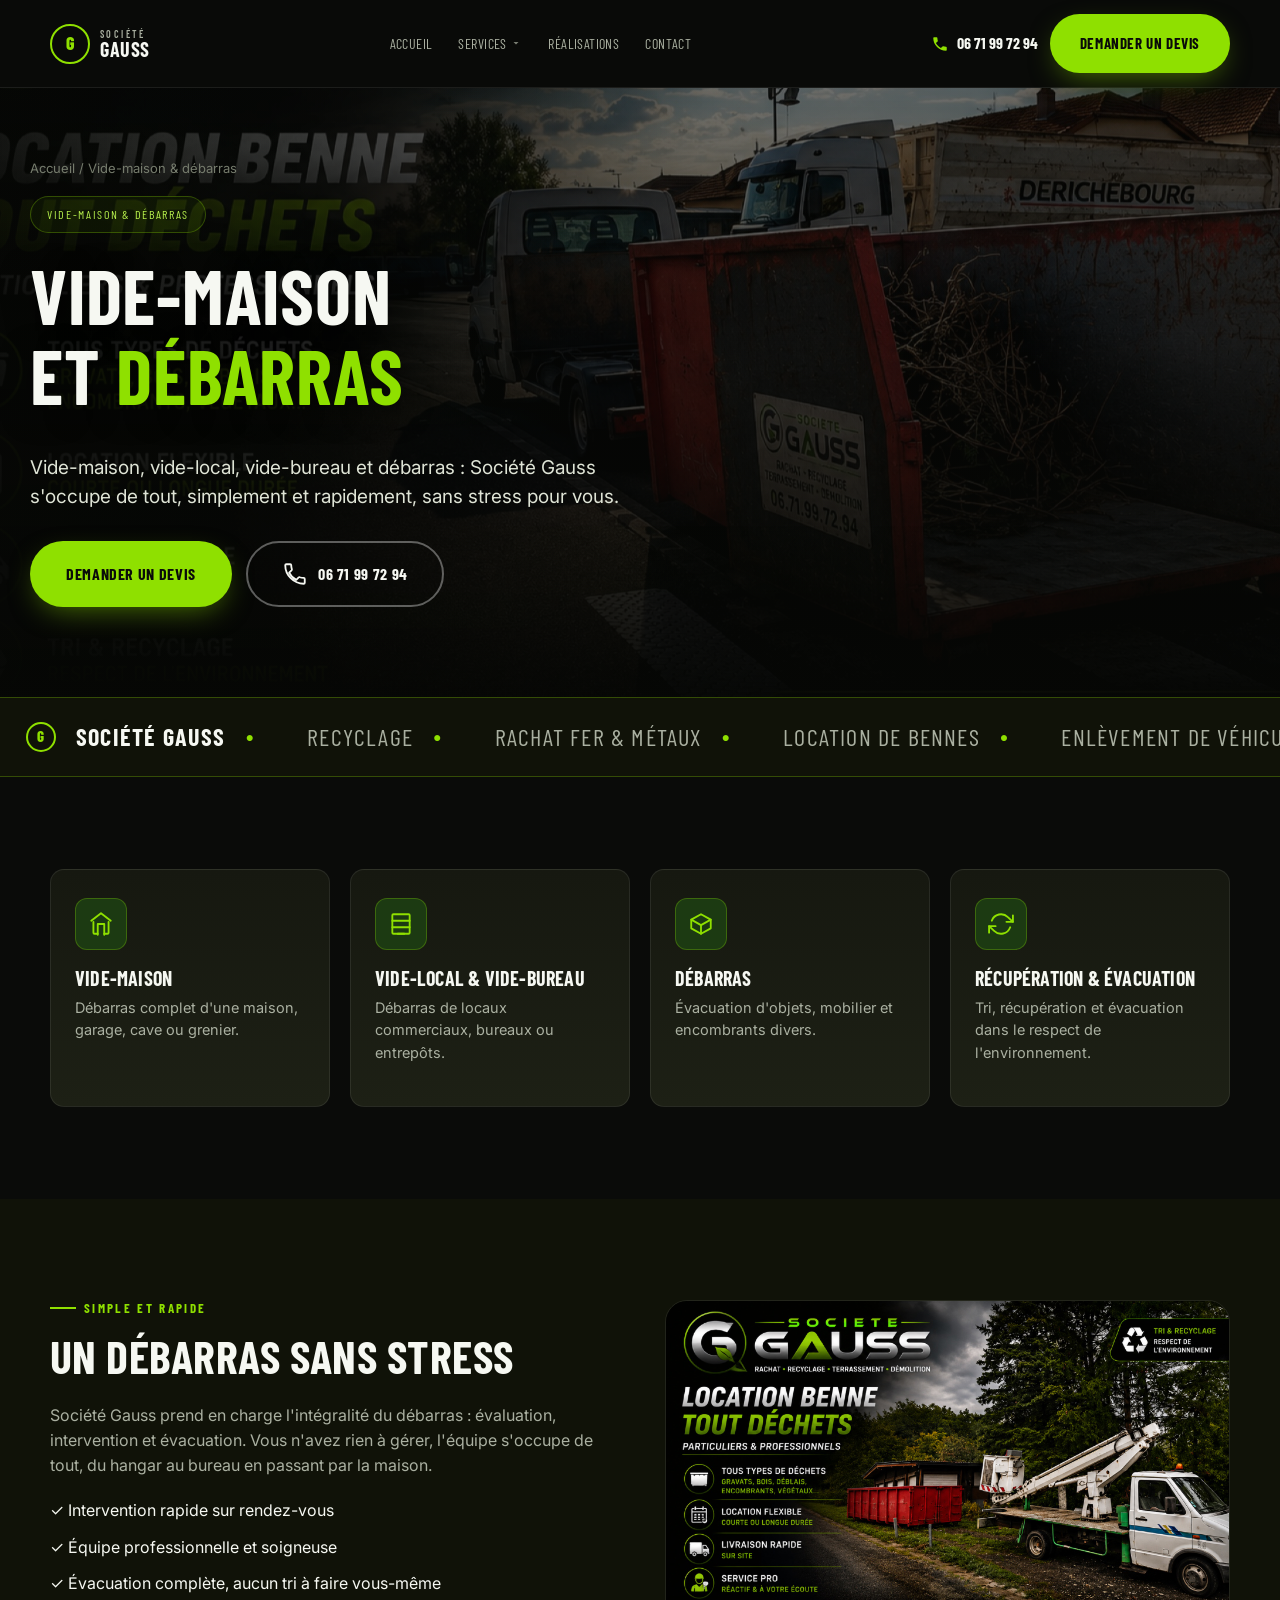
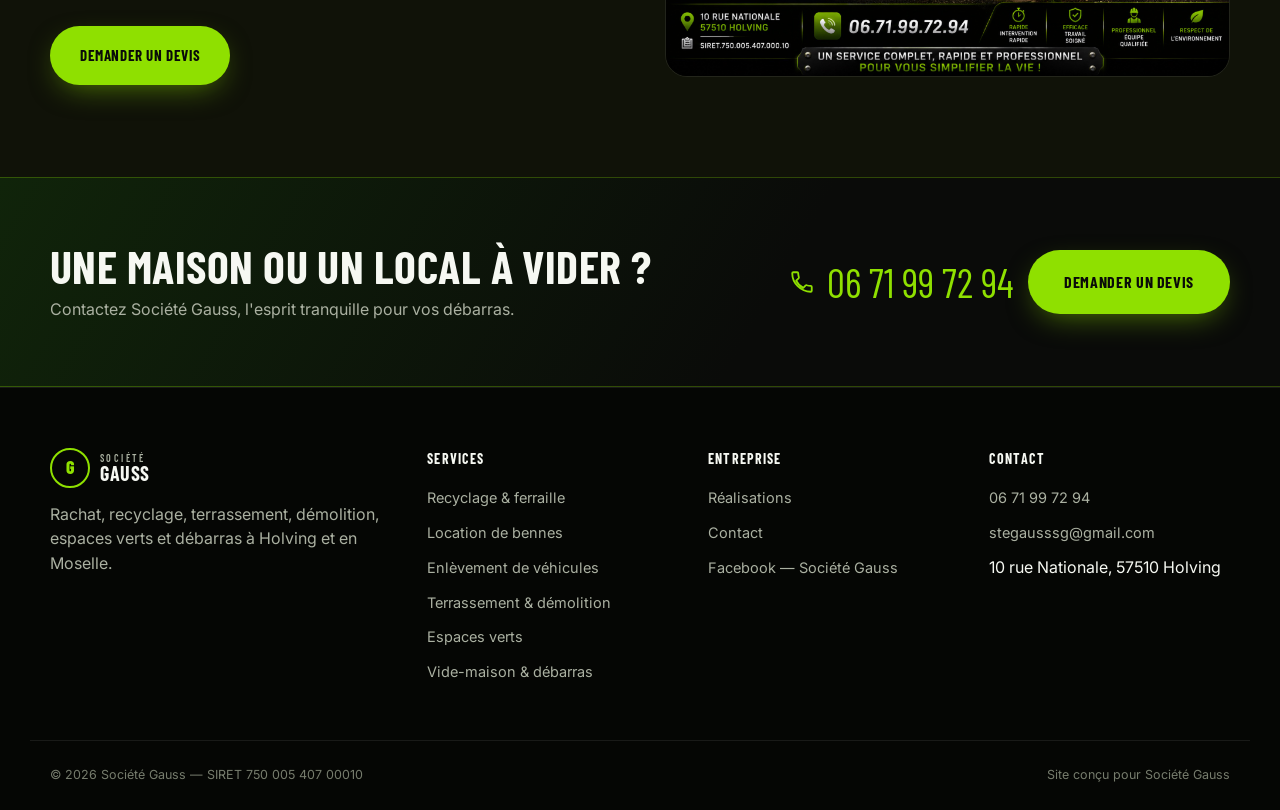
<file: debarras.html>
<!DOCTYPE html>
<html lang="fr">
<head>
<meta charset="UTF-8">
<meta name="viewport" content="width=device-width, initial-scale=1.0">
<title>Vide-Maison, Vide-Local & Débarras à Holving | Société Gauss</title>
<meta name="description" content="Vide-maison, vide-local, vide-bureau et débarras à Holving et en Moselle. Service simple, rapide et sans stress. Devis au 06 71 99 72 94.">
<link rel="canonical" href="https://kemetedassociation.github.io/societe-gauss/debarras.html">
<meta property="og:type" content="website">
<meta property="og:title" content="Vide-maison & débarras — Société Gauss">
<meta property="og:url" content="https://kemetedassociation.github.io/societe-gauss/debarras.html">
<meta property="og:description" content="Vide-maison, vide-local et débarras à Holving et en Moselle, simple et rapide.">
<meta property="og:image" content="https://kemetedassociation.github.io/societe-gauss/assets/img/sg5-xl.jpg">
<link rel="icon" href="data:image/svg+xml,%3Csvg xmlns='http://www.w3.org/2000/svg' viewBox='0 0 100 100'%3E%3Ccircle cx='50' cy='50' r='46' fill='%230a0b09' stroke='%238fe000' stroke-width='6'/%3E%3Ctext x='50' y='66' font-family='Arial,sans-serif' font-size='52' font-weight='800' fill='%238fe000' text-anchor='middle'%3EG%3C/text%3E%3C/svg%3E">
<link rel="preconnect" href="https://fonts.googleapis.com">
<link href="https://fonts.googleapis.com/css2?family=Barlow+Condensed:wght@600;700;800&family=Inter:wght@400;500;600;700&display=swap" rel="stylesheet">
<link rel="stylesheet" href="assets/css/style.css">
<script type="application/ld+json">
{ "@context": "https://schema.org", "@type": "Service", "serviceType": "Vide-maison et débarras", "provider": { "@type": "LocalBusiness", "name": "Société Gauss", "telephone": "+33671997294", "address": "10 rue Nationale, 57510 Holving" }, "areaServed": "Moselle" }
</script>
</head>
<body>

<header class="navbar">
  <div class="navbar__inner">
    <a href="index.html" class="brand"><span class="brand__mark">G</span><span class="brand__text"><small>SOCIÉTÉ</small><strong>GAUSS</strong></span></a>
    <nav class="nav-links">
      <a href="index.html">Accueil</a>
      <div class="nav-item">
        <a href="#">Services <svg viewBox="0 0 24 24" fill="currentColor"><path d="M7 10l5 5 5-5z"/></svg></a>
        <div class="dropdown"><div class="dropdown__inner">
          <a href="recyclage.html">Recyclage & ferraille</a>
          <a href="bennes.html">Location de bennes</a>
          <a href="vehicules.html">Enlèvement de véhicules</a>
          <a href="terrassement-demolition.html">Terrassement & démolition</a>
          <a href="espaces-verts.html">Espaces verts</a>
          <a href="debarras.html" class="active">Vide-maison & débarras</a>
        </div></div>
      </div>
      <a href="index.html#realisations">Réalisations</a>
      <a href="contact.html">Contact</a>
    </nav>
    <div class="nav-actions">
      <a href="tel:0671997294" class="nav-phone"><svg viewBox="0 0 24 24" fill="currentColor"><path d="M6.6 10.8c1.4 2.8 3.8 5.2 6.6 6.6l2.2-2.2c.3-.3.7-.4 1-.2 1.1.4 2.3.6 3.6.6.6 0 1 .4 1 1V20c0 .6-.4 1-1 1C10.9 21 3 13.1 3 3.9 3 3.4 3.4 3 4 3h3.5c.6 0 1 .4 1 1 0 1.2.2 2.4.6 3.6.1.4 0 .8-.3 1.1L6.6 10.8z"/></svg> 06 71 99 72 94</a>
      <a href="contact.html" class="btn btn-primary">Demander un devis</a>
    </div>
    <button class="burger" aria-label="Menu"><svg width="26" height="26" viewBox="0 0 24 24" fill="currentColor"><path d="M3 6h18v2H3zm0 5h18v2H3zm0 5h18v2H3z"/></svg></button>
  </div>
</header>

<div class="mobile-panel">
  <div class="mobile-panel__top">
    <span class="brand"><span class="brand__mark">G</span><span class="brand__text"><small>SOCIÉTÉ</small><strong>GAUSS</strong></span></span>
    <button class="burger" aria-label="Fermer" onclick="document.querySelector('.mobile-panel').classList.remove('open');document.body.style.overflow=''"><svg width="28" height="28" viewBox="0 0 24 24" fill="currentColor"><path d="M6.4 4.9L4.9 6.4 10.6 12l-5.7 5.6 1.5 1.5L12 13.4l5.6 5.7 1.5-1.5L13.4 12l5.7-5.6-1.5-1.5L12 10.6z"/></svg></button>
  </div>
  <a href="index.html" class="mp-link">Accueil</a>
  <a href="recyclage.html" class="mp-link">Recyclage</a>
  <a href="bennes.html" class="mp-link">Bennes</a>
  <a href="vehicules.html" class="mp-link">Véhicules</a>
  <a href="terrassement-demolition.html" class="mp-link">Terrassement / Démolition</a>
  <a href="espaces-verts.html" class="mp-link">Espaces verts</a>
  <a href="debarras.html" class="mp-link">Débarras</a>
  <a href="contact.html" class="mp-link">Contact</a>
  <div class="cta-row" style="margin-top:30px;">
    <a href="tel:0671997294" class="btn btn-primary btn-block"><svg class="icon icon--sm" viewBox="0 0 24 24"><path d="M6.6 10.8c1.4 2.8 3.8 5.2 6.6 6.6l2.2-2.2c.3-.3.7-.4 1-.2 1.1.4 2.3.6 3.6.6.6 0 1 .4 1 1V20c0 .6-.4 1-1 1C10.9 21 3 13.1 3 3.9 3 3.4 3.4 3 4 3h3.5c.6 0 1 .4 1 1 0 1.2.2 2.4.6 3.6.1.4 0 .8-.3 1.1L6.6 10.8z"/></svg> 06 71 99 72 94</a>
    <a href="https://wa.me/33671997294" class="btn btn-whatsapp btn-block"><svg class="icon icon--sm" viewBox="0 0 24 24"><path d="M21 11.5a8.38 8.38 0 0 1-.9 3.8 8.5 8.5 0 0 1-7.6 4.7 8.38 8.38 0 0 1-3.8-.9L3 21l1.9-5.7a8.38 8.38 0 0 1-.9-3.8 8.5 8.5 0 0 1 4.7-7.6 8.38 8.38 0 0 1 3.8-.9h.5a8.48 8.48 0 0 1 8 8v.5z"/></svg> WhatsApp</a>
  </div>
</div>

<section class="hero hero--page">
  <div class="kb-media"><img src="assets/img/sg4-xl.jpg" alt="Benne Société Gauss pour débarras et vide-maison"></div>
  <div class="hero__scrim"></div>
  <div class="container hero__content">
    <p class="page-crumb reveal"><a href="index.html">Accueil</a> / Vide-maison & débarras</p>
    <div class="hero__badge reveal">Vide-maison & débarras</div>
    <h1 class="reveal">Vide-maison<br>et <span class="accent">débarras</span></h1>
    <p class="lead reveal">Vide-maison, vide-local, vide-bureau et débarras : Société Gauss s'occupe de tout, simplement et rapidement, sans stress pour vous.</p>
    <div class="cta-row reveal">
      <a href="contact.html" class="btn btn-primary btn-lg">Demander un devis</a>
      <a href="tel:0671997294" class="btn btn-outline btn-lg"><svg class="icon" viewBox="0 0 24 24"><path d="M6.6 10.8c1.4 2.8 3.8 5.2 6.6 6.6l2.2-2.2c.3-.3.7-.4 1-.2 1.1.4 2.3.6 3.6.6.6 0 1 .4 1 1V20c0 .6-.4 1-1 1C10.9 21 3 13.1 3 3.9 3 3.4 3.4 3 4 3h3.5c.6 0 1 .4 1 1 0 1.2.2 2.4.6 3.6.1.4 0 .8-.3 1.1L6.6 10.8z"/></svg> 06 71 99 72 94</a>
    </div>
  </div>
</section>

<div class="ticker"><div class="ticker__track"><span class="ticker__item"><span class="ticker__logo">G</span><strong>Société Gauss</strong><span class="ticker__sep">&#9679;</span></span><span class="ticker__item">Recyclage<span class="ticker__sep">&#9679;</span></span><span class="ticker__item">Rachat fer & métaux<span class="ticker__sep">&#9679;</span></span><span class="ticker__item">Location de bennes<span class="ticker__sep">&#9679;</span></span><span class="ticker__item">Enlèvement de véhicules<span class="ticker__sep">&#9679;</span></span><span class="ticker__item">Terrassement<span class="ticker__sep">&#9679;</span></span><span class="ticker__item">Démolition<span class="ticker__sep">&#9679;</span></span><span class="ticker__item">Espaces verts<span class="ticker__sep">&#9679;</span></span><span class="ticker__item">Vide-maison & débarras<span class="ticker__sep">&#9679;</span></span><span class="ticker__item">Un service complet, rapide et professionnel<span class="ticker__sep">&#9679;</span></span><span class="ticker__item"><span class="ticker__logo">G</span><strong>Société Gauss</strong><span class="ticker__sep">&#9679;</span></span><span class="ticker__item">Recyclage<span class="ticker__sep">&#9679;</span></span><span class="ticker__item">Rachat fer & métaux<span class="ticker__sep">&#9679;</span></span><span class="ticker__item">Location de bennes<span class="ticker__sep">&#9679;</span></span><span class="ticker__item">Enlèvement de véhicules<span class="ticker__sep">&#9679;</span></span><span class="ticker__item">Terrassement<span class="ticker__sep">&#9679;</span></span><span class="ticker__item">Démolition<span class="ticker__sep">&#9679;</span></span><span class="ticker__item">Espaces verts<span class="ticker__sep">&#9679;</span></span><span class="ticker__item">Vide-maison & débarras<span class="ticker__sep">&#9679;</span></span><span class="ticker__item">Un service complet, rapide et professionnel<span class="ticker__sep">&#9679;</span></span></div></div>

<section class="section">
  <div class="container">
    <div class="grid grid--4">
      <div class="card reveal"><div class="card__icon"><svg class="icon" viewBox="0 0 24 24"><path d="M3 9l9-7 9 7"/><path d="M9 22V12h6v10"/><path d="M5 10v10a1 1 0 0 0 1 1h3"/><path d="M19 10v10a1 1 0 0 1-1 1h-3"/></svg></div><h3>Vide-maison</h3><p>Débarras complet d'une maison, garage, cave ou grenier.</p></div>
      <div class="card reveal"><div class="card__icon"><svg class="icon" viewBox="0 0 24 24"><rect x="4" y="3" width="16" height="18" rx="1"/><line x1="4" y1="9" x2="20" y2="9"/><line x1="4" y1="15" x2="20" y2="15"/><line x1="9" y1="21" x2="15" y2="21"/></svg></div><h3>Vide-local & vide-bureau</h3><p>Débarras de locaux commerciaux, bureaux ou entrepôts.</p></div>
      <div class="card reveal"><div class="card__icon"><svg class="icon" viewBox="0 0 24 24"><path d="M21 8l-9-5-9 5 9 5 9-5z"/><path d="M3 8v8l9 5 9-5V8"/><path d="M12 13v8"/></svg></div><h3>Débarras</h3><p>Évacuation d'objets, mobilier et encombrants divers.</p></div>
      <div class="card reveal"><div class="card__icon"><svg class="icon" viewBox="0 0 24 24"><path d="M23 4v6h-6"/><path d="M1 20v-6h6"/><path d="M3.51 9a9 9 0 0 1 14.85-3.36L23 10"/><path d="M1 14l4.64 4.36A9 9 0 0 0 20.49 15"/></svg></div><h3>Récupération & évacuation</h3><p>Tri, récupération et évacuation dans le respect de l'environnement.</p></div>
    </div>
  </div>
</section>

<section class="section section--alt">
  <div class="container">
    <div class="grid grid--2" style="align-items:center;gap:50px;">
      <div class="reveal">
        <span class="kicker">Simple et rapide</span>
        <h2>Un débarras sans stress</h2>
        <p>Société Gauss prend en charge l'intégralité du débarras : évaluation, intervention et évacuation. Vous n'avez rien à gérer, l'équipe s'occupe de tout, du hangar au bureau en passant par la maison.</p>
        <ul style="display:flex;flex-direction:column;gap:12px;margin-top:20px;">
          <li style="color:var(--white);">✓ Intervention rapide sur rendez-vous</li>
          <li style="color:var(--white);">✓ Équipe professionnelle et soigneuse</li>
          <li style="color:var(--white);">✓ Évacuation complète, aucun tri à faire vous-même</li>
        </ul>
        <div class="cta-row"><a href="contact.html" class="btn btn-primary">Demander un devis</a></div>
      </div>
      <div class="reveal"><img src="assets/img/sg5-xl.jpg" alt="Services de vide-maison Société Gauss" style="border-radius:var(--radius-lg);border:1px solid var(--line);"></div>
    </div>
  </div>
</section>

<section class="cta-band">
  <div class="container cta-band__inner">
    <div class="reveal"><h2>Une maison ou un local à vider ?</h2><p>Contactez Société Gauss, l'esprit tranquille pour vos débarras.</p></div>
    <div class="cta-row reveal" style="margin-top:0;">
      <a href="tel:0671997294" class="cta-band__phone"><svg class="icon" viewBox="0 0 24 24"><path d="M6.6 10.8c1.4 2.8 3.8 5.2 6.6 6.6l2.2-2.2c.3-.3.7-.4 1-.2 1.1.4 2.3.6 3.6.6.6 0 1 .4 1 1V20c0 .6-.4 1-1 1C10.9 21 3 13.1 3 3.9 3 3.4 3.4 3 4 3h3.5c.6 0 1 .4 1 1 0 1.2.2 2.4.6 3.6.1.4 0 .8-.3 1.1L6.6 10.8z"/></svg> 06 71 99 72 94</a>
      <a href="contact.html" class="btn btn-primary btn-lg">Demander un devis</a>
    </div>
  </div>
</section>

<footer class="footer">
  <div class="container footer__grid">
    <div><span class="brand" style="margin-bottom:14px;display:flex;"><span class="brand__mark">G</span><span class="brand__text"><small>SOCIÉTÉ</small><strong>GAUSS</strong></span></span><p>Rachat, recyclage, terrassement, démolition, espaces verts et débarras à Holving et en Moselle.</p></div>
    <div><h5>Services</h5><ul><li><a href="recyclage.html">Recyclage & ferraille</a></li><li><a href="bennes.html">Location de bennes</a></li><li><a href="vehicules.html">Enlèvement de véhicules</a></li><li><a href="terrassement-demolition.html">Terrassement & démolition</a></li><li><a href="espaces-verts.html">Espaces verts</a></li><li><a href="debarras.html">Vide-maison & débarras</a></li></ul></div>
    <div><h5>Entreprise</h5><ul><li><a href="index.html#realisations">Réalisations</a></li><li><a href="contact.html">Contact</a></li><li><a href="#">Facebook — Société Gauss</a></li></ul></div>
    <div><h5>Contact</h5><ul><li><a href="tel:0671997294">06 71 99 72 94</a></li><li><a href="mailto:stegausssg@gmail.com">stegausssg@gmail.com</a></li><li>10 rue Nationale, 57510 Holving</li></ul></div>
  </div>
  <div class="container footer__bottom"><span>© <span id="y"></span> Société Gauss — SIRET 750 005 407 00010</span><span>Site conçu pour Société Gauss</span></div>
</footer>

<div class="mobile-cta"><a href="tel:0671997294" class="call"><svg class="icon icon--sm" viewBox="0 0 24 24"><path d="M6.6 10.8c1.4 2.8 3.8 5.2 6.6 6.6l2.2-2.2c.3-.3.7-.4 1-.2 1.1.4 2.3.6 3.6.6.6 0 1 .4 1 1V20c0 .6-.4 1-1 1C10.9 21 3 13.1 3 3.9 3 3.4 3.4 3 4 3h3.5c.6 0 1 .4 1 1 0 1.2.2 2.4.6 3.6.1.4 0 .8-.3 1.1L6.6 10.8z"/></svg> Appeler</a><a href="https://wa.me/33671997294" class="whatsapp"><svg class="icon icon--sm" viewBox="0 0 24 24"><path d="M21 11.5a8.38 8.38 0 0 1-.9 3.8 8.5 8.5 0 0 1-7.6 4.7 8.38 8.38 0 0 1-3.8-.9L3 21l1.9-5.7a8.38 8.38 0 0 1-.9-3.8 8.5 8.5 0 0 1 4.7-7.6 8.38 8.38 0 0 1 3.8-.9h.5a8.48 8.48 0 0 1 8 8v.5z"/></svg> WhatsApp</a></div>
<script>document.getElementById('y').textContent = new Date().getFullYear();</script>
<script src="assets/js/main.js"></script>
</body>
</html>
</file>
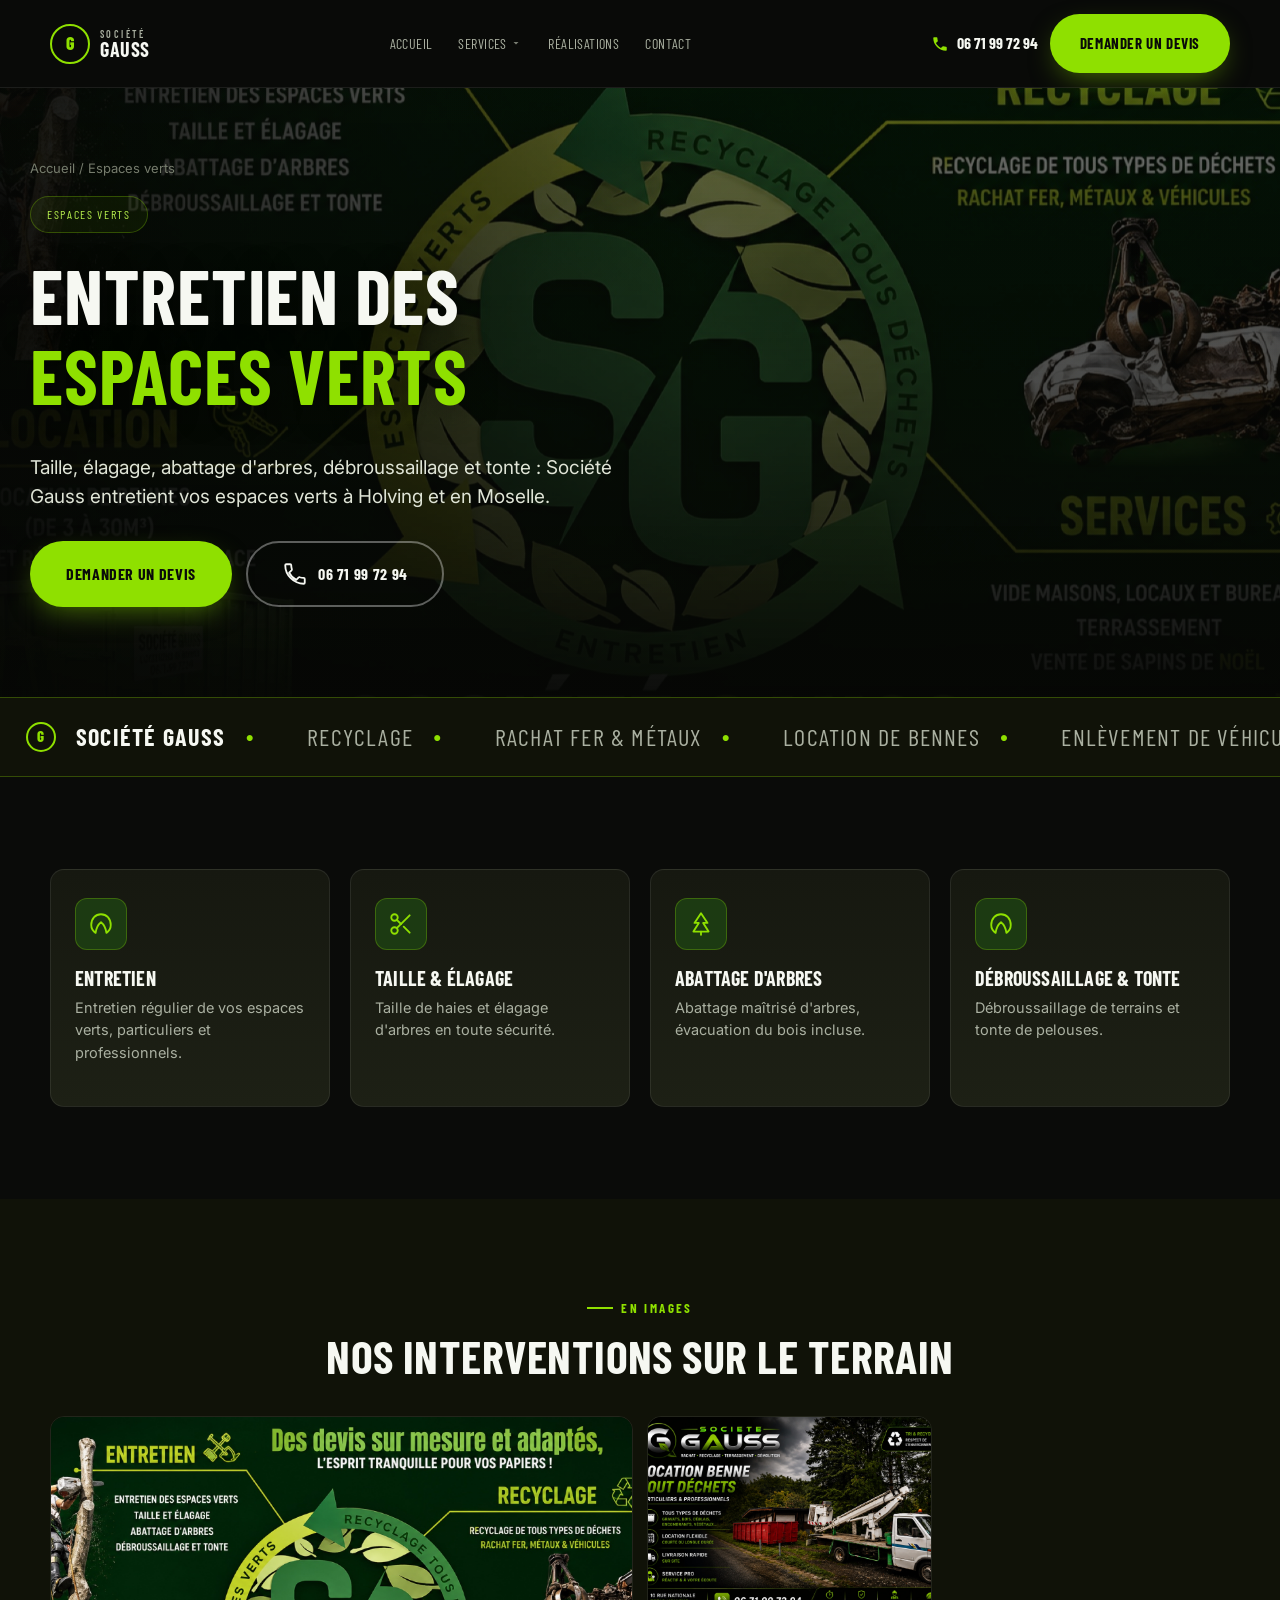
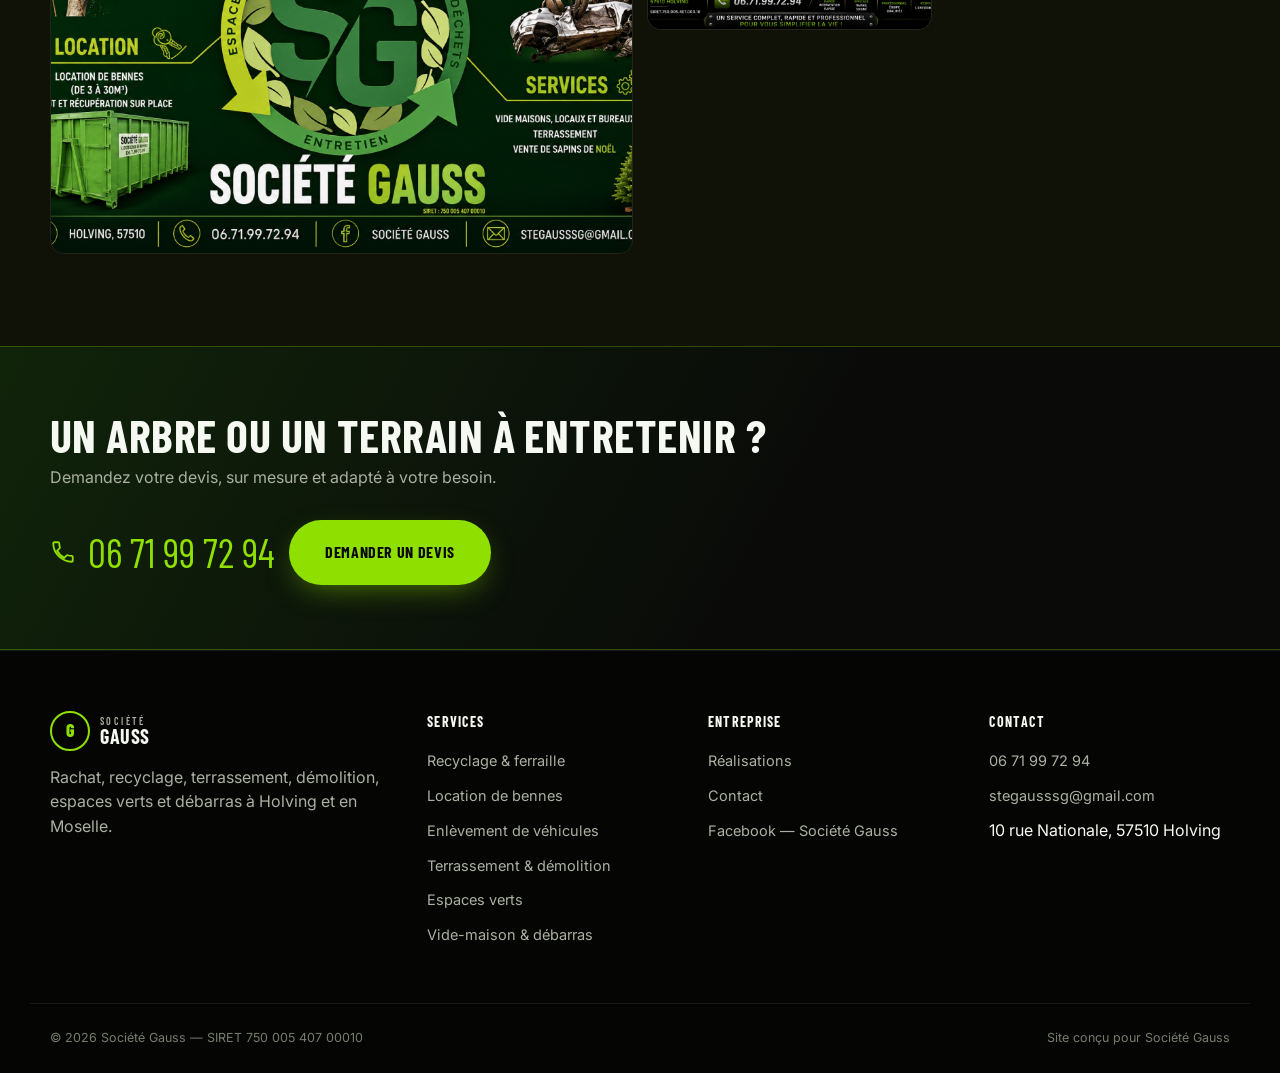
<file: espaces-verts.html>
<!DOCTYPE html>
<html lang="fr">
<head>
<meta charset="UTF-8">
<meta name="viewport" content="width=device-width, initial-scale=1.0">
<title>Entretien des Espaces Verts, Taille & Élagage à Holving | Société Gauss</title>
<meta name="description" content="Entretien des espaces verts, taille, élagage, abattage d'arbres, débroussaillage et tonte à Holving et en Moselle. Devis rapide au 06 71 99 72 94.">
<link rel="canonical" href="https://kemetedassociation.github.io/societe-gauss/espaces-verts.html">
<meta property="og:type" content="website">
<meta property="og:title" content="Espaces verts — Société Gauss">
<meta property="og:url" content="https://kemetedassociation.github.io/societe-gauss/espaces-verts.html">
<meta property="og:description" content="Taille, élagage, abattage, débroussaillage et tonte à Holving et en Moselle.">
<meta property="og:image" content="https://kemetedassociation.github.io/societe-gauss/assets/img/sg6-xl.jpg">
<link rel="icon" href="data:image/svg+xml,%3Csvg xmlns='http://www.w3.org/2000/svg' viewBox='0 0 100 100'%3E%3Ccircle cx='50' cy='50' r='46' fill='%230a0b09' stroke='%238fe000' stroke-width='6'/%3E%3Ctext x='50' y='66' font-family='Arial,sans-serif' font-size='52' font-weight='800' fill='%238fe000' text-anchor='middle'%3EG%3C/text%3E%3C/svg%3E">
<link rel="preconnect" href="https://fonts.googleapis.com">
<link href="https://fonts.googleapis.com/css2?family=Barlow+Condensed:wght@600;700;800&family=Inter:wght@400;500;600;700&display=swap" rel="stylesheet">
<link rel="stylesheet" href="assets/css/style.css">
<script type="application/ld+json">
{ "@context": "https://schema.org", "@type": "Service", "serviceType": "Entretien des espaces verts", "provider": { "@type": "LocalBusiness", "name": "Société Gauss", "telephone": "+33671997294", "address": "10 rue Nationale, 57510 Holving" }, "areaServed": "Moselle" }
</script>
</head>
<body>

<header class="navbar">
  <div class="navbar__inner">
    <a href="index.html" class="brand"><span class="brand__mark">G</span><span class="brand__text"><small>SOCIÉTÉ</small><strong>GAUSS</strong></span></a>
    <nav class="nav-links">
      <a href="index.html">Accueil</a>
      <div class="nav-item">
        <a href="#">Services <svg viewBox="0 0 24 24" fill="currentColor"><path d="M7 10l5 5 5-5z"/></svg></a>
        <div class="dropdown"><div class="dropdown__inner">
          <a href="recyclage.html">Recyclage & ferraille</a>
          <a href="bennes.html">Location de bennes</a>
          <a href="vehicules.html">Enlèvement de véhicules</a>
          <a href="terrassement-demolition.html">Terrassement & démolition</a>
          <a href="espaces-verts.html" class="active">Espaces verts</a>
          <a href="debarras.html">Vide-maison & débarras</a>
        </div></div>
      </div>
      <a href="index.html#realisations">Réalisations</a>
      <a href="contact.html">Contact</a>
    </nav>
    <div class="nav-actions">
      <a href="tel:0671997294" class="nav-phone"><svg viewBox="0 0 24 24" fill="currentColor"><path d="M6.6 10.8c1.4 2.8 3.8 5.2 6.6 6.6l2.2-2.2c.3-.3.7-.4 1-.2 1.1.4 2.3.6 3.6.6.6 0 1 .4 1 1V20c0 .6-.4 1-1 1C10.9 21 3 13.1 3 3.9 3 3.4 3.4 3 4 3h3.5c.6 0 1 .4 1 1 0 1.2.2 2.4.6 3.6.1.4 0 .8-.3 1.1L6.6 10.8z"/></svg> 06 71 99 72 94</a>
      <a href="contact.html" class="btn btn-primary">Demander un devis</a>
    </div>
    <button class="burger" aria-label="Menu"><svg width="26" height="26" viewBox="0 0 24 24" fill="currentColor"><path d="M3 6h18v2H3zm0 5h18v2H3zm0 5h18v2H3z"/></svg></button>
  </div>
</header>

<div class="mobile-panel">
  <div class="mobile-panel__top">
    <span class="brand"><span class="brand__mark">G</span><span class="brand__text"><small>SOCIÉTÉ</small><strong>GAUSS</strong></span></span>
    <button class="burger" aria-label="Fermer" onclick="document.querySelector('.mobile-panel').classList.remove('open');document.body.style.overflow=''"><svg width="28" height="28" viewBox="0 0 24 24" fill="currentColor"><path d="M6.4 4.9L4.9 6.4 10.6 12l-5.7 5.6 1.5 1.5L12 13.4l5.6 5.7 1.5-1.5L13.4 12l5.7-5.6-1.5-1.5L12 10.6z"/></svg></button>
  </div>
  <a href="index.html" class="mp-link">Accueil</a>
  <a href="recyclage.html" class="mp-link">Recyclage</a>
  <a href="bennes.html" class="mp-link">Bennes</a>
  <a href="vehicules.html" class="mp-link">Véhicules</a>
  <a href="terrassement-demolition.html" class="mp-link">Terrassement / Démolition</a>
  <a href="espaces-verts.html" class="mp-link">Espaces verts</a>
  <a href="debarras.html" class="mp-link">Débarras</a>
  <a href="contact.html" class="mp-link">Contact</a>
  <div class="cta-row" style="margin-top:30px;">
    <a href="tel:0671997294" class="btn btn-primary btn-block"><svg class="icon icon--sm" viewBox="0 0 24 24"><path d="M6.6 10.8c1.4 2.8 3.8 5.2 6.6 6.6l2.2-2.2c.3-.3.7-.4 1-.2 1.1.4 2.3.6 3.6.6.6 0 1 .4 1 1V20c0 .6-.4 1-1 1C10.9 21 3 13.1 3 3.9 3 3.4 3.4 3 4 3h3.5c.6 0 1 .4 1 1 0 1.2.2 2.4.6 3.6.1.4 0 .8-.3 1.1L6.6 10.8z"/></svg> 06 71 99 72 94</a>
    <a href="https://wa.me/33671997294" class="btn btn-whatsapp btn-block"><svg class="icon icon--sm" viewBox="0 0 24 24"><path d="M21 11.5a8.38 8.38 0 0 1-.9 3.8 8.5 8.5 0 0 1-7.6 4.7 8.38 8.38 0 0 1-3.8-.9L3 21l1.9-5.7a8.38 8.38 0 0 1-.9-3.8 8.5 8.5 0 0 1 4.7-7.6 8.38 8.38 0 0 1 3.8-.9h.5a8.48 8.48 0 0 1 8 8v.5z"/></svg> WhatsApp</a>
  </div>
</div>

<section class="hero hero--page">
  <div class="kb-media"><img src="assets/img/sg6-xl.jpg" alt="Élagueur Société Gauss en intervention sur un arbre"></div>
  <div class="hero__scrim"></div>
  <div class="container hero__content">
    <p class="page-crumb reveal"><a href="index.html">Accueil</a> / Espaces verts</p>
    <div class="hero__badge reveal">Espaces verts</div>
    <h1 class="reveal">Entretien des<br><span class="accent">espaces verts</span></h1>
    <p class="lead reveal">Taille, élagage, abattage d'arbres, débroussaillage et tonte : Société Gauss entretient vos espaces verts à Holving et en Moselle.</p>
    <div class="cta-row reveal">
      <a href="contact.html" class="btn btn-primary btn-lg">Demander un devis</a>
      <a href="tel:0671997294" class="btn btn-outline btn-lg"><svg class="icon" viewBox="0 0 24 24"><path d="M6.6 10.8c1.4 2.8 3.8 5.2 6.6 6.6l2.2-2.2c.3-.3.7-.4 1-.2 1.1.4 2.3.6 3.6.6.6 0 1 .4 1 1V20c0 .6-.4 1-1 1C10.9 21 3 13.1 3 3.9 3 3.4 3.4 3 4 3h3.5c.6 0 1 .4 1 1 0 1.2.2 2.4.6 3.6.1.4 0 .8-.3 1.1L6.6 10.8z"/></svg> 06 71 99 72 94</a>
    </div>
  </div>
</section>

<div class="ticker"><div class="ticker__track"><span class="ticker__item"><span class="ticker__logo">G</span><strong>Société Gauss</strong><span class="ticker__sep">&#9679;</span></span><span class="ticker__item">Recyclage<span class="ticker__sep">&#9679;</span></span><span class="ticker__item">Rachat fer & métaux<span class="ticker__sep">&#9679;</span></span><span class="ticker__item">Location de bennes<span class="ticker__sep">&#9679;</span></span><span class="ticker__item">Enlèvement de véhicules<span class="ticker__sep">&#9679;</span></span><span class="ticker__item">Terrassement<span class="ticker__sep">&#9679;</span></span><span class="ticker__item">Démolition<span class="ticker__sep">&#9679;</span></span><span class="ticker__item">Espaces verts<span class="ticker__sep">&#9679;</span></span><span class="ticker__item">Vide-maison & débarras<span class="ticker__sep">&#9679;</span></span><span class="ticker__item">Un service complet, rapide et professionnel<span class="ticker__sep">&#9679;</span></span><span class="ticker__item"><span class="ticker__logo">G</span><strong>Société Gauss</strong><span class="ticker__sep">&#9679;</span></span><span class="ticker__item">Recyclage<span class="ticker__sep">&#9679;</span></span><span class="ticker__item">Rachat fer & métaux<span class="ticker__sep">&#9679;</span></span><span class="ticker__item">Location de bennes<span class="ticker__sep">&#9679;</span></span><span class="ticker__item">Enlèvement de véhicules<span class="ticker__sep">&#9679;</span></span><span class="ticker__item">Terrassement<span class="ticker__sep">&#9679;</span></span><span class="ticker__item">Démolition<span class="ticker__sep">&#9679;</span></span><span class="ticker__item">Espaces verts<span class="ticker__sep">&#9679;</span></span><span class="ticker__item">Vide-maison & débarras<span class="ticker__sep">&#9679;</span></span><span class="ticker__item">Un service complet, rapide et professionnel<span class="ticker__sep">&#9679;</span></span></div></div>

<section class="section">
  <div class="container">
    <div class="grid grid--4">
      <div class="card reveal"><div class="card__icon"><svg class="icon" viewBox="0 0 24 24"><path d="M12 3C7 3 3 7 3 13c0 3 1.6 5.6 4 7.2.6-4.3 2.2-7.6 5-9.8 2.8 2.2 4.4 5.5 5 9.8 2.4-1.6 4-4.2 4-7.2 0-6-4-10-9-10z"/></svg></div><h3>Entretien</h3><p>Entretien régulier de vos espaces verts, particuliers et professionnels.</p></div>
      <div class="card reveal"><div class="card__icon"><svg class="icon" viewBox="0 0 24 24"><circle cx="6" cy="6" r="3"/><circle cx="6" cy="18" r="3"/><line x1="20" y1="4" x2="8.12" y2="15.88"/><line x1="14.47" y1="14.48" x2="20" y2="20"/><line x1="8.12" y1="8.12" x2="12" y2="12"/></svg></div><h3>Taille & élagage</h3><p>Taille de haies et élagage d'arbres en toute sécurité.</p></div>
      <div class="card reveal"><div class="card__icon"><svg class="icon" viewBox="0 0 24 24"><path d="M12 2l6 9h-4l5 8H5l5-8H6z"/><line x1="12" y1="19" x2="12" y2="22"/></svg></div><h3>Abattage d'arbres</h3><p>Abattage maîtrisé d'arbres, évacuation du bois incluse.</p></div>
      <div class="card reveal"><div class="card__icon"><svg class="icon" viewBox="0 0 24 24"><path d="M12 3C7 3 3 7 3 13c0 3 1.6 5.6 4 7.2.6-4.3 2.2-7.6 5-9.8 2.8 2.2 4.4 5.5 5 9.8 2.4-1.6 4-4.2 4-7.2 0-6-4-10-9-10z"/></svg></div><h3>Débroussaillage & tonte</h3><p>Débroussaillage de terrains et tonte de pelouses.</p></div>
    </div>
  </div>
</section>

<section class="section section--alt">
  <div class="container">
    <div class="reveal center max-w"><span class="kicker">En images</span><h2>Nos interventions sur le terrain</h2></div>
    <div class="gallery" style="margin-top:36px;">
      <div class="gallery__item gallery__item--wide reveal"><img src="assets/img/sg6-xl.jpg" alt="Élagueur Société Gauss équipé pour l'abattage d'arbres"></div>
      <div class="gallery__item reveal"><img src="assets/img/sg5-xl.jpg" alt="Camion nacelle Société Gauss pour l'entretien des arbres"></div>
    </div>
  </div>
</section>

<section class="cta-band">
  <div class="container cta-band__inner">
    <div class="reveal"><h2>Un arbre ou un terrain à entretenir ?</h2><p>Demandez votre devis, sur mesure et adapté à votre besoin.</p></div>
    <div class="cta-row reveal" style="margin-top:0;">
      <a href="tel:0671997294" class="cta-band__phone"><svg class="icon" viewBox="0 0 24 24"><path d="M6.6 10.8c1.4 2.8 3.8 5.2 6.6 6.6l2.2-2.2c.3-.3.7-.4 1-.2 1.1.4 2.3.6 3.6.6.6 0 1 .4 1 1V20c0 .6-.4 1-1 1C10.9 21 3 13.1 3 3.9 3 3.4 3.4 3 4 3h3.5c.6 0 1 .4 1 1 0 1.2.2 2.4.6 3.6.1.4 0 .8-.3 1.1L6.6 10.8z"/></svg> 06 71 99 72 94</a>
      <a href="contact.html" class="btn btn-primary btn-lg">Demander un devis</a>
    </div>
  </div>
</section>

<footer class="footer">
  <div class="container footer__grid">
    <div><span class="brand" style="margin-bottom:14px;display:flex;"><span class="brand__mark">G</span><span class="brand__text"><small>SOCIÉTÉ</small><strong>GAUSS</strong></span></span><p>Rachat, recyclage, terrassement, démolition, espaces verts et débarras à Holving et en Moselle.</p></div>
    <div><h5>Services</h5><ul><li><a href="recyclage.html">Recyclage & ferraille</a></li><li><a href="bennes.html">Location de bennes</a></li><li><a href="vehicules.html">Enlèvement de véhicules</a></li><li><a href="terrassement-demolition.html">Terrassement & démolition</a></li><li><a href="espaces-verts.html">Espaces verts</a></li><li><a href="debarras.html">Vide-maison & débarras</a></li></ul></div>
    <div><h5>Entreprise</h5><ul><li><a href="index.html#realisations">Réalisations</a></li><li><a href="contact.html">Contact</a></li><li><a href="#">Facebook — Société Gauss</a></li></ul></div>
    <div><h5>Contact</h5><ul><li><a href="tel:0671997294">06 71 99 72 94</a></li><li><a href="mailto:stegausssg@gmail.com">stegausssg@gmail.com</a></li><li>10 rue Nationale, 57510 Holving</li></ul></div>
  </div>
  <div class="container footer__bottom"><span>© <span id="y"></span> Société Gauss — SIRET 750 005 407 00010</span><span>Site conçu pour Société Gauss</span></div>
</footer>

<div class="mobile-cta"><a href="tel:0671997294" class="call"><svg class="icon icon--sm" viewBox="0 0 24 24"><path d="M6.6 10.8c1.4 2.8 3.8 5.2 6.6 6.6l2.2-2.2c.3-.3.7-.4 1-.2 1.1.4 2.3.6 3.6.6.6 0 1 .4 1 1V20c0 .6-.4 1-1 1C10.9 21 3 13.1 3 3.9 3 3.4 3.4 3 4 3h3.5c.6 0 1 .4 1 1 0 1.2.2 2.4.6 3.6.1.4 0 .8-.3 1.1L6.6 10.8z"/></svg> Appeler</a><a href="https://wa.me/33671997294" class="whatsapp"><svg class="icon icon--sm" viewBox="0 0 24 24"><path d="M21 11.5a8.38 8.38 0 0 1-.9 3.8 8.5 8.5 0 0 1-7.6 4.7 8.38 8.38 0 0 1-3.8-.9L3 21l1.9-5.7a8.38 8.38 0 0 1-.9-3.8 8.5 8.5 0 0 1 4.7-7.6 8.38 8.38 0 0 1 3.8-.9h.5a8.48 8.48 0 0 1 8 8v.5z"/></svg> WhatsApp</a></div>
<script>document.getElementById('y').textContent = new Date().getFullYear();</script>
<script src="assets/js/main.js"></script>
</body>
</html>
</file>
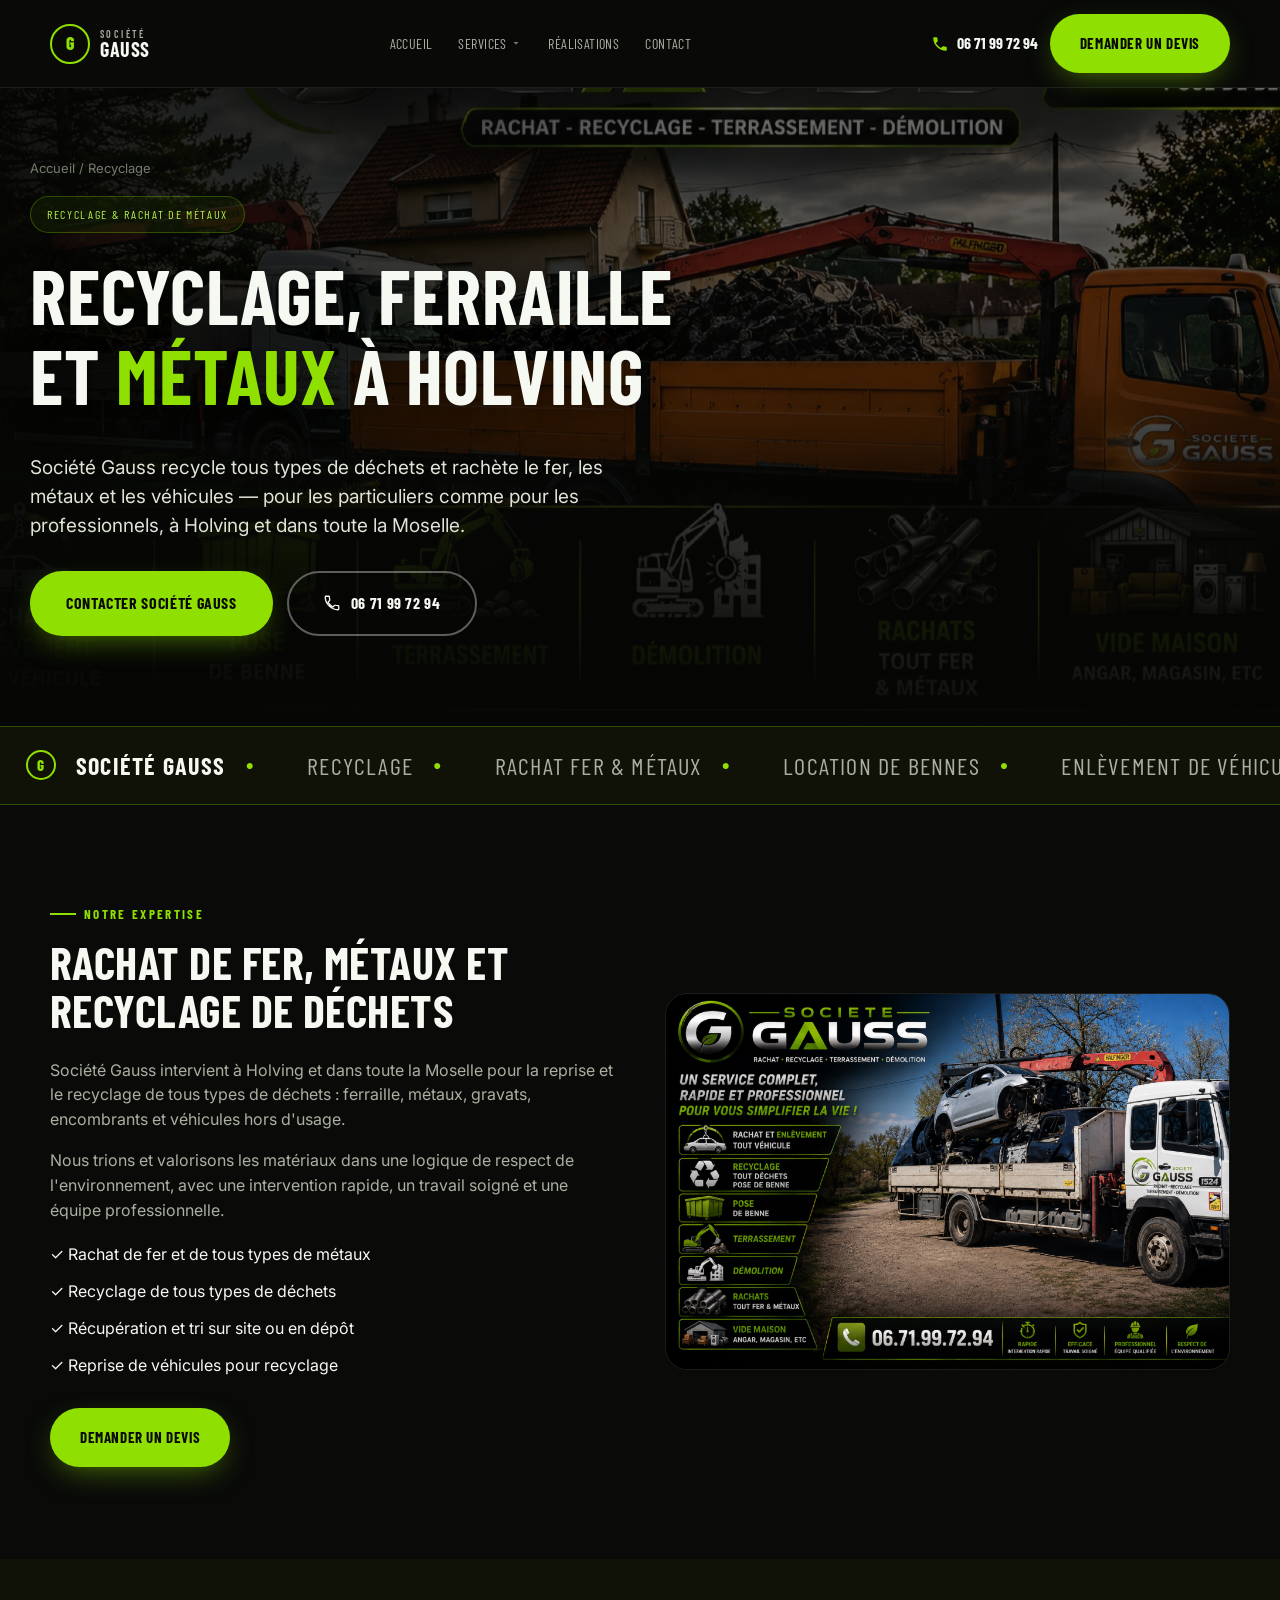
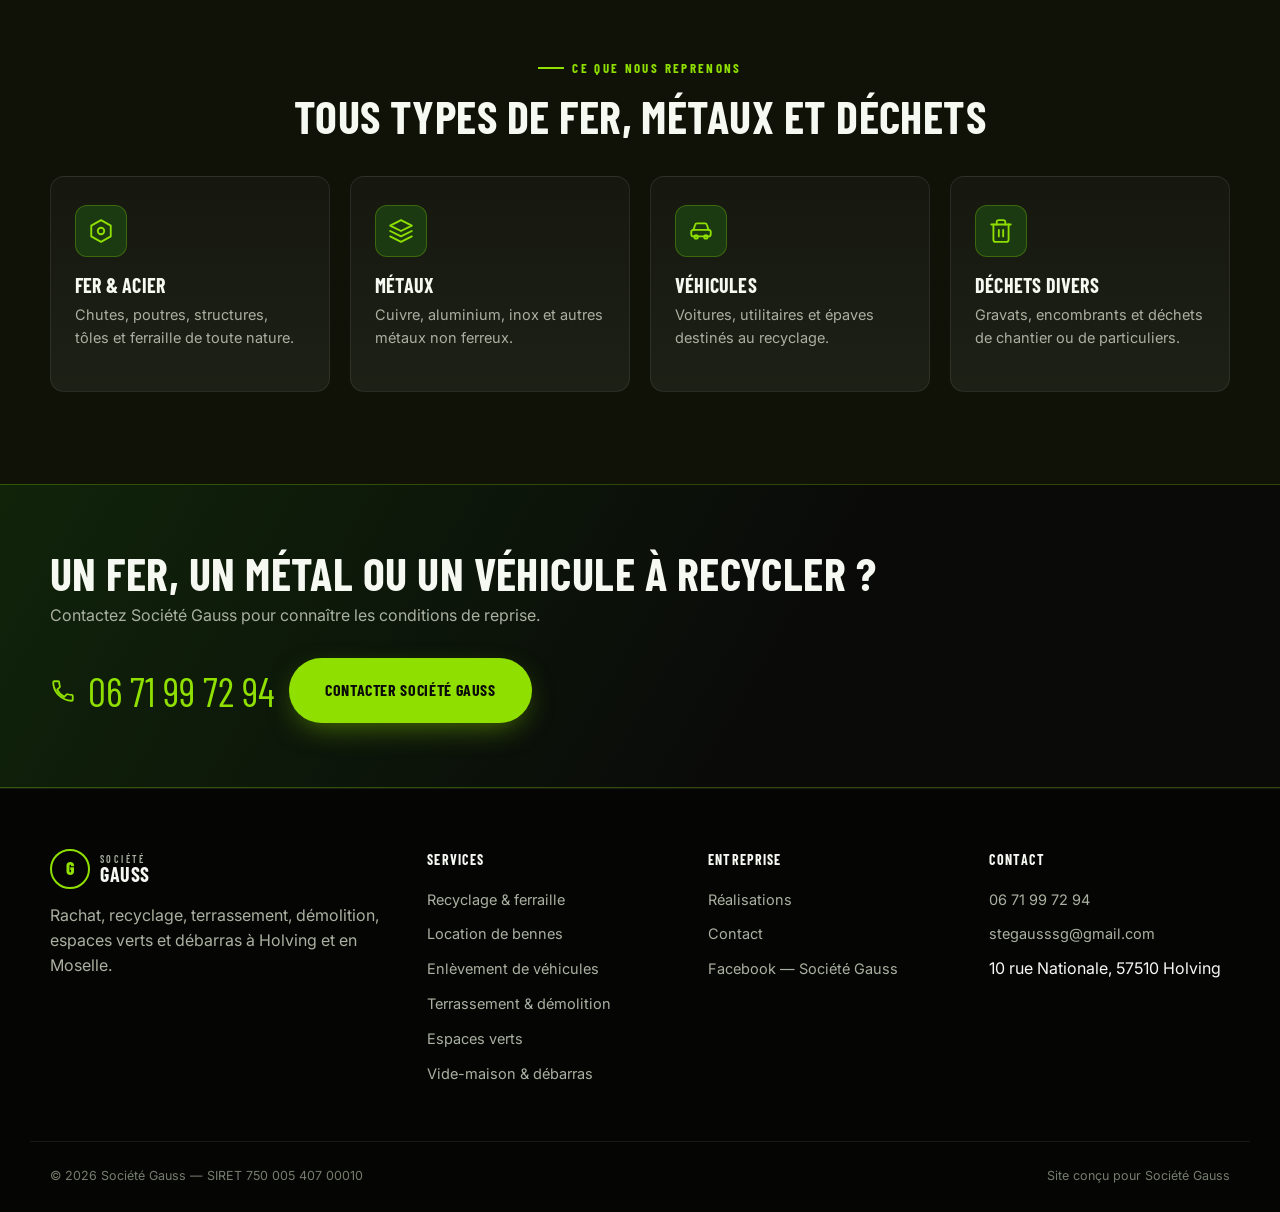
<file: recyclage.html>
<!DOCTYPE html>
<html lang="fr">
<head>
<meta charset="UTF-8">
<meta name="viewport" content="width=device-width, initial-scale=1.0">
<title>Recyclage, Rachat de Fer & Métaux à Holving | Société Gauss</title>
<meta name="description" content="Recyclage de tous types de déchets, rachat de fer et de métaux à Holving et en Moselle. Société Gauss reprend aussi vos véhicules. Devis rapide au 06 71 99 72 94.">
<link rel="canonical" href="https://kemetedassociation.github.io/societe-gauss/recyclage.html">
<meta property="og:type" content="website">
<meta property="og:title" content="Recyclage & rachat de fer/métaux — Société Gauss">
<meta property="og:url" content="https://kemetedassociation.github.io/societe-gauss/recyclage.html">
<meta property="og:description" content="Recyclage de déchets, rachat de fer et métaux à Holving et en Moselle.">
<meta property="og:image" content="https://kemetedassociation.github.io/societe-gauss/assets/img/sg7-xl.jpg">
<link rel="icon" href="data:image/svg+xml,%3Csvg xmlns='http://www.w3.org/2000/svg' viewBox='0 0 100 100'%3E%3Ccircle cx='50' cy='50' r='46' fill='%230a0b09' stroke='%238fe000' stroke-width='6'/%3E%3Ctext x='50' y='66' font-family='Arial,sans-serif' font-size='52' font-weight='800' fill='%238fe000' text-anchor='middle'%3EG%3C/text%3E%3C/svg%3E">
<link rel="preconnect" href="https://fonts.googleapis.com">
<link href="https://fonts.googleapis.com/css2?family=Barlow+Condensed:wght@600;700;800&family=Inter:wght@400;500;600;700&display=swap" rel="stylesheet">
<link rel="stylesheet" href="assets/css/style.css">
<script type="application/ld+json">
{
  "@context": "https://schema.org",
  "@type": "Service",
  "serviceType": "Recyclage et rachat de fer et métaux",
  "provider": { "@type": "LocalBusiness", "name": "Société Gauss", "telephone": "+33671997294", "address": "10 rue Nationale, 57510 Holving" },
  "areaServed": "Moselle"
}
</script>
</head>
<body>

<header class="navbar">
  <div class="navbar__inner">
    <a href="index.html" class="brand"><span class="brand__mark">G</span><span class="brand__text"><small>SOCIÉTÉ</small><strong>GAUSS</strong></span></a>
    <nav class="nav-links">
      <a href="index.html">Accueil</a>
      <div class="nav-item">
        <a href="#">Services <svg viewBox="0 0 24 24" fill="currentColor"><path d="M7 10l5 5 5-5z"/></svg></a>
        <div class="dropdown"><div class="dropdown__inner">
          <a href="recyclage.html" class="active">Recyclage & ferraille</a>
          <a href="bennes.html">Location de bennes</a>
          <a href="vehicules.html">Enlèvement de véhicules</a>
          <a href="terrassement-demolition.html">Terrassement & démolition</a>
          <a href="espaces-verts.html">Espaces verts</a>
          <a href="debarras.html">Vide-maison & débarras</a>
        </div></div>
      </div>
      <a href="index.html#realisations">Réalisations</a>
      <a href="contact.html">Contact</a>
    </nav>
    <div class="nav-actions">
      <a href="tel:0671997294" class="nav-phone"><svg viewBox="0 0 24 24" fill="currentColor"><path d="M6.6 10.8c1.4 2.8 3.8 5.2 6.6 6.6l2.2-2.2c.3-.3.7-.4 1-.2 1.1.4 2.3.6 3.6.6.6 0 1 .4 1 1V20c0 .6-.4 1-1 1C10.9 21 3 13.1 3 3.9 3 3.4 3.4 3 4 3h3.5c.6 0 1 .4 1 1 0 1.2.2 2.4.6 3.6.1.4 0 .8-.3 1.1L6.6 10.8z"/></svg> 06 71 99 72 94</a>
      <a href="contact.html" class="btn btn-primary">Demander un devis</a>
    </div>
    <button class="burger" aria-label="Menu"><svg width="26" height="26" viewBox="0 0 24 24" fill="currentColor"><path d="M3 6h18v2H3zm0 5h18v2H3zm0 5h18v2H3z"/></svg></button>
  </div>
</header>

<div class="mobile-panel">
  <div class="mobile-panel__top">
    <span class="brand"><span class="brand__mark">G</span><span class="brand__text"><small>SOCIÉTÉ</small><strong>GAUSS</strong></span></span>
    <button class="burger" aria-label="Fermer" onclick="document.querySelector('.mobile-panel').classList.remove('open');document.body.style.overflow=''"><svg width="28" height="28" viewBox="0 0 24 24" fill="currentColor"><path d="M6.4 4.9L4.9 6.4 10.6 12l-5.7 5.6 1.5 1.5L12 13.4l5.6 5.7 1.5-1.5L13.4 12l5.7-5.6-1.5-1.5L12 10.6z"/></svg></button>
  </div>
  <a href="index.html" class="mp-link">Accueil</a>
  <a href="recyclage.html" class="mp-link">Recyclage</a>
  <a href="bennes.html" class="mp-link">Bennes</a>
  <a href="vehicules.html" class="mp-link">Véhicules</a>
  <a href="terrassement-demolition.html" class="mp-link">Terrassement / Démolition</a>
  <a href="espaces-verts.html" class="mp-link">Espaces verts</a>
  <a href="debarras.html" class="mp-link">Débarras</a>
  <a href="contact.html" class="mp-link">Contact</a>
  <div class="cta-row" style="margin-top:30px;">
    <a href="tel:0671997294" class="btn btn-primary btn-block"><svg class="icon icon--sm" viewBox="0 0 24 24"><path d="M6.6 10.8c1.4 2.8 3.8 5.2 6.6 6.6l2.2-2.2c.3-.3.7-.4 1-.2 1.1.4 2.3.6 3.6.6.6 0 1 .4 1 1V20c0 .6-.4 1-1 1C10.9 21 3 13.1 3 3.9 3 3.4 3.4 3 4 3h3.5c.6 0 1 .4 1 1 0 1.2.2 2.4.6 3.6.1.4 0 .8-.3 1.1L6.6 10.8z"/></svg> 06 71 99 72 94</a>
    <a href="https://wa.me/33671997294" class="btn btn-whatsapp btn-block"><svg class="icon icon--sm" viewBox="0 0 24 24"><path d="M21 11.5a8.38 8.38 0 0 1-.9 3.8 8.5 8.5 0 0 1-7.6 4.7 8.38 8.38 0 0 1-3.8-.9L3 21l1.9-5.7a8.38 8.38 0 0 1-.9-3.8 8.5 8.5 0 0 1 4.7-7.6 8.38 8.38 0 0 1 3.8-.9h.5a8.48 8.48 0 0 1 8 8v.5z"/></svg> WhatsApp</a>
  </div>
</div>

<section class="hero hero--page">
  <div class="kb-media"><img src="assets/img/sg7-xl.jpg" alt="Camions Société Gauss chargés de ferraille pour recyclage à Holving"></div>
  <div class="hero__scrim"></div>
  <div class="container hero__content">
    <p class="page-crumb reveal"><a href="index.html">Accueil</a> / Recyclage</p>
    <div class="hero__badge reveal">Recyclage & rachat de métaux</div>
    <h1 class="reveal">Recyclage, ferraille<br>et <span class="accent">métaux</span> à Holving</h1>
    <p class="lead reveal">Société Gauss recycle tous types de déchets et rachète le fer, les métaux et les véhicules — pour les particuliers comme pour les professionnels, à Holving et dans toute la Moselle.</p>
    <div class="cta-row reveal">
      <a href="contact.html" class="btn btn-primary btn-lg">Contacter Société Gauss</a>
      <a href="tel:0671997294" class="btn btn-outline btn-lg"><svg class="icon icon--sm" viewBox="0 0 24 24"><path d="M6.6 10.8c1.4 2.8 3.8 5.2 6.6 6.6l2.2-2.2c.3-.3.7-.4 1-.2 1.1.4 2.3.6 3.6.6.6 0 1 .4 1 1V20c0 .6-.4 1-1 1C10.9 21 3 13.1 3 3.9 3 3.4 3.4 3 4 3h3.5c.6 0 1 .4 1 1 0 1.2.2 2.4.6 3.6.1.4 0 .8-.3 1.1L6.6 10.8z"/></svg> 06 71 99 72 94</a>
    </div>
  </div>
</section>

<div class="ticker"><div class="ticker__track"><span class="ticker__item"><span class="ticker__logo">G</span><strong>Société Gauss</strong><span class="ticker__sep">&#9679;</span></span><span class="ticker__item">Recyclage<span class="ticker__sep">&#9679;</span></span><span class="ticker__item">Rachat fer & métaux<span class="ticker__sep">&#9679;</span></span><span class="ticker__item">Location de bennes<span class="ticker__sep">&#9679;</span></span><span class="ticker__item">Enlèvement de véhicules<span class="ticker__sep">&#9679;</span></span><span class="ticker__item">Terrassement<span class="ticker__sep">&#9679;</span></span><span class="ticker__item">Démolition<span class="ticker__sep">&#9679;</span></span><span class="ticker__item">Espaces verts<span class="ticker__sep">&#9679;</span></span><span class="ticker__item">Vide-maison & débarras<span class="ticker__sep">&#9679;</span></span><span class="ticker__item">Un service complet, rapide et professionnel<span class="ticker__sep">&#9679;</span></span><span class="ticker__item"><span class="ticker__logo">G</span><strong>Société Gauss</strong><span class="ticker__sep">&#9679;</span></span><span class="ticker__item">Recyclage<span class="ticker__sep">&#9679;</span></span><span class="ticker__item">Rachat fer & métaux<span class="ticker__sep">&#9679;</span></span><span class="ticker__item">Location de bennes<span class="ticker__sep">&#9679;</span></span><span class="ticker__item">Enlèvement de véhicules<span class="ticker__sep">&#9679;</span></span><span class="ticker__item">Terrassement<span class="ticker__sep">&#9679;</span></span><span class="ticker__item">Démolition<span class="ticker__sep">&#9679;</span></span><span class="ticker__item">Espaces verts<span class="ticker__sep">&#9679;</span></span><span class="ticker__item">Vide-maison & débarras<span class="ticker__sep">&#9679;</span></span><span class="ticker__item">Un service complet, rapide et professionnel<span class="ticker__sep">&#9679;</span></span></div></div>

<section class="section">
  <div class="container">
    <div class="grid grid--2" style="align-items:center;gap:50px;">
      <div class="reveal">
        <span class="kicker">Notre expertise</span>
        <h2>Rachat de fer, métaux et recyclage de déchets</h2>
        <p>Société Gauss intervient à Holving et dans toute la Moselle pour la reprise et le recyclage de tous types de déchets : ferraille, métaux, gravats, encombrants et véhicules hors d'usage.</p>
        <p>Nous trions et valorisons les matériaux dans une logique de respect de l'environnement, avec une intervention rapide, un travail soigné et une équipe professionnelle.</p>
        <ul style="display:flex;flex-direction:column;gap:12px;margin-top:20px;">
          <li style="color:var(--white);">✓ Rachat de fer et de tous types de métaux</li>
          <li style="color:var(--white);">✓ Recyclage de tous types de déchets</li>
          <li style="color:var(--white);">✓ Récupération et tri sur site ou en dépôt</li>
          <li style="color:var(--white);">✓ Reprise de véhicules pour recyclage</li>
        </ul>
        <div class="cta-row"><a href="contact.html" class="btn btn-primary">Demander un devis</a></div>
      </div>
      <div class="reveal"><img src="assets/img/sg3-xl.jpg" alt="Recyclage de véhicules et métaux par Société Gauss" style="border-radius:var(--radius-lg);border:1px solid var(--line);"></div>
    </div>
  </div>
</section>

<section class="section section--alt">
  <div class="container">
    <div class="reveal center max-w"><span class="kicker">Ce que nous reprenons</span><h2>Tous types de fer, métaux et déchets</h2></div>
    <div class="grid grid--4" style="margin-top:36px;">
      <div class="card reveal"><div class="card__icon"><svg class="icon" viewBox="0 0 24 24"><polygon points="12 2 21 7 21 17 12 22 3 17 3 7"/><circle cx="12" cy="12" r="3"/></svg></div><h3>Fer & acier</h3><p>Chutes, poutres, structures, tôles et ferraille de toute nature.</p></div>
      <div class="card reveal"><div class="card__icon"><svg class="icon" viewBox="0 0 24 24"><polygon points="12 2 2 7 12 12 22 7 12 2"/><polyline points="2 17 12 22 22 17"/><polyline points="2 12 12 17 22 12"/></svg></div><h3>Métaux</h3><p>Cuivre, aluminium, inox et autres métaux non ferreux.</p></div>
      <div class="card reveal"><div class="card__icon"><svg class="icon" viewBox="0 0 24 24"><path d="M5 11l1.5-4.5A2 2 0 0 1 8.4 5h7.2a2 2 0 0 1 1.9 1.5L19 11"/><rect x="3" y="11" width="18" height="6" rx="2"/><circle cx="7.5" cy="17.5" r="1.6"/><circle cx="16.5" cy="17.5" r="1.6"/></svg></div><h3>Véhicules</h3><p>Voitures, utilitaires et épaves destinés au recyclage.</p></div>
      <div class="card reveal"><div class="card__icon"><svg class="icon" viewBox="0 0 24 24"><path d="M3 6h18"/><path d="M19 6v14a2 2 0 0 1-2 2H7a2 2 0 0 1-2-2V6m3 0V4a2 2 0 0 1 2-2h4a2 2 0 0 1 2 2v2"/><line x1="10" y1="11" x2="10" y2="17"/><line x1="14" y1="11" x2="14" y2="17"/></svg></div><h3>Déchets divers</h3><p>Gravats, encombrants et déchets de chantier ou de particuliers.</p></div>
    </div>
  </div>
</section>

<section class="cta-band">
  <div class="container cta-band__inner">
    <div class="reveal"><h2>Un fer, un métal ou un véhicule à recycler ?</h2><p>Contactez Société Gauss pour connaître les conditions de reprise.</p></div>
    <div class="cta-row reveal" style="margin-top:0;">
      <a href="tel:0671997294" class="cta-band__phone"><svg class="icon" viewBox="0 0 24 24"><path d="M6.6 10.8c1.4 2.8 3.8 5.2 6.6 6.6l2.2-2.2c.3-.3.7-.4 1-.2 1.1.4 2.3.6 3.6.6.6 0 1 .4 1 1V20c0 .6-.4 1-1 1C10.9 21 3 13.1 3 3.9 3 3.4 3.4 3 4 3h3.5c.6 0 1 .4 1 1 0 1.2.2 2.4.6 3.6.1.4 0 .8-.3 1.1L6.6 10.8z"/></svg> 06 71 99 72 94</a>
      <a href="contact.html" class="btn btn-primary btn-lg">Contacter Société Gauss</a>
    </div>
  </div>
</section>

<footer class="footer">
  <div class="container footer__grid">
    <div><span class="brand" style="margin-bottom:14px;display:flex;"><span class="brand__mark">G</span><span class="brand__text"><small>SOCIÉTÉ</small><strong>GAUSS</strong></span></span><p>Rachat, recyclage, terrassement, démolition, espaces verts et débarras à Holving et en Moselle.</p></div>
    <div><h5>Services</h5><ul><li><a href="recyclage.html">Recyclage & ferraille</a></li><li><a href="bennes.html">Location de bennes</a></li><li><a href="vehicules.html">Enlèvement de véhicules</a></li><li><a href="terrassement-demolition.html">Terrassement & démolition</a></li><li><a href="espaces-verts.html">Espaces verts</a></li><li><a href="debarras.html">Vide-maison & débarras</a></li></ul></div>
    <div><h5>Entreprise</h5><ul><li><a href="index.html#realisations">Réalisations</a></li><li><a href="contact.html">Contact</a></li><li><a href="#">Facebook — Société Gauss</a></li></ul></div>
    <div><h5>Contact</h5><ul><li><a href="tel:0671997294">06 71 99 72 94</a></li><li><a href="mailto:stegausssg@gmail.com">stegausssg@gmail.com</a></li><li>10 rue Nationale, 57510 Holving</li></ul></div>
  </div>
  <div class="container footer__bottom"><span>© <span id="y"></span> Société Gauss — SIRET 750 005 407 00010</span><span>Site conçu pour Société Gauss</span></div>
</footer>

<div class="mobile-cta"><a href="tel:0671997294" class="call"><svg class="icon icon--sm" viewBox="0 0 24 24"><path d="M6.6 10.8c1.4 2.8 3.8 5.2 6.6 6.6l2.2-2.2c.3-.3.7-.4 1-.2 1.1.4 2.3.6 3.6.6.6 0 1 .4 1 1V20c0 .6-.4 1-1 1C10.9 21 3 13.1 3 3.9 3 3.4 3.4 3 4 3h3.5c.6 0 1 .4 1 1 0 1.2.2 2.4.6 3.6.1.4 0 .8-.3 1.1L6.6 10.8z"/></svg> Appeler</a><a href="https://wa.me/33671997294" class="whatsapp"><svg class="icon icon--sm" viewBox="0 0 24 24"><path d="M21 11.5a8.38 8.38 0 0 1-.9 3.8 8.5 8.5 0 0 1-7.6 4.7 8.38 8.38 0 0 1-3.8-.9L3 21l1.9-5.7a8.38 8.38 0 0 1-.9-3.8 8.5 8.5 0 0 1 4.7-7.6 8.38 8.38 0 0 1 3.8-.9h.5a8.48 8.48 0 0 1 8 8v.5z"/></svg> WhatsApp</a></div>
<script>document.getElementById('y').textContent = new Date().getFullYear();</script>
<script src="assets/js/main.js"></script>
</body>
</html>
</file>
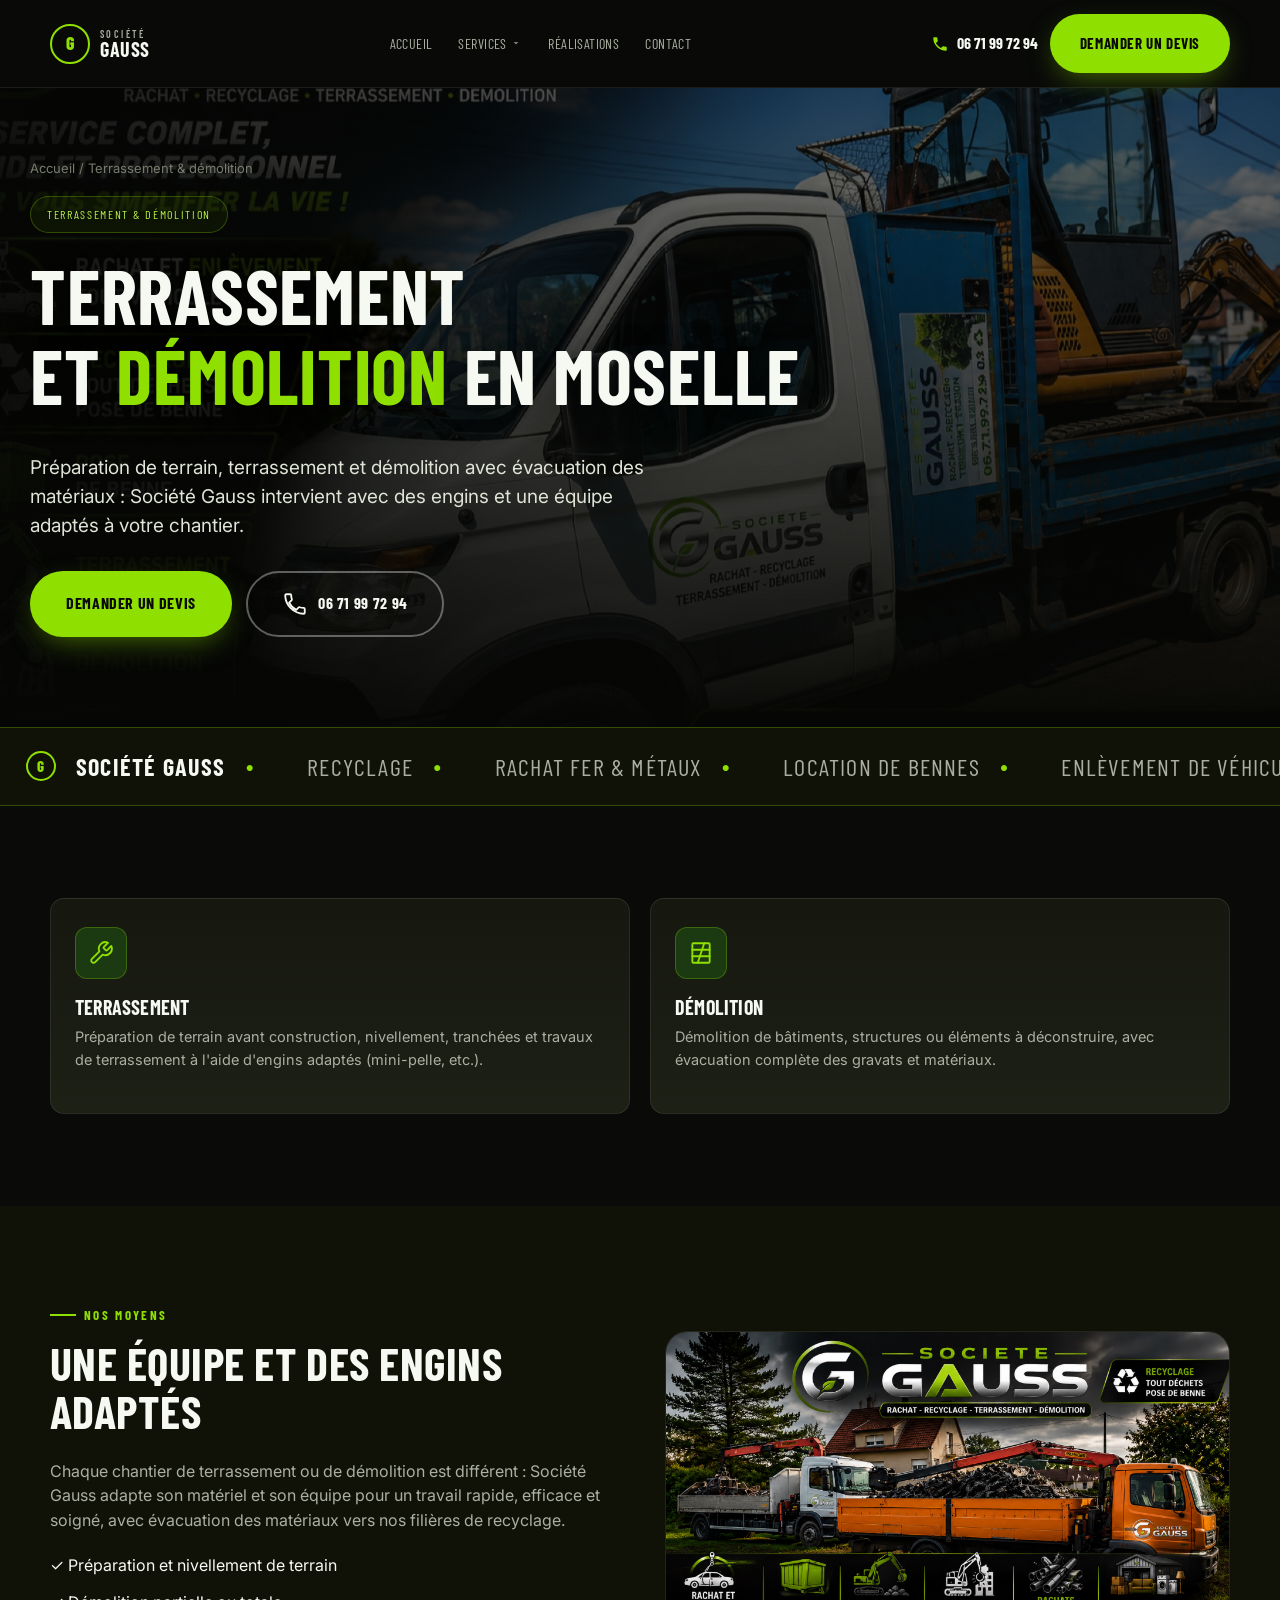
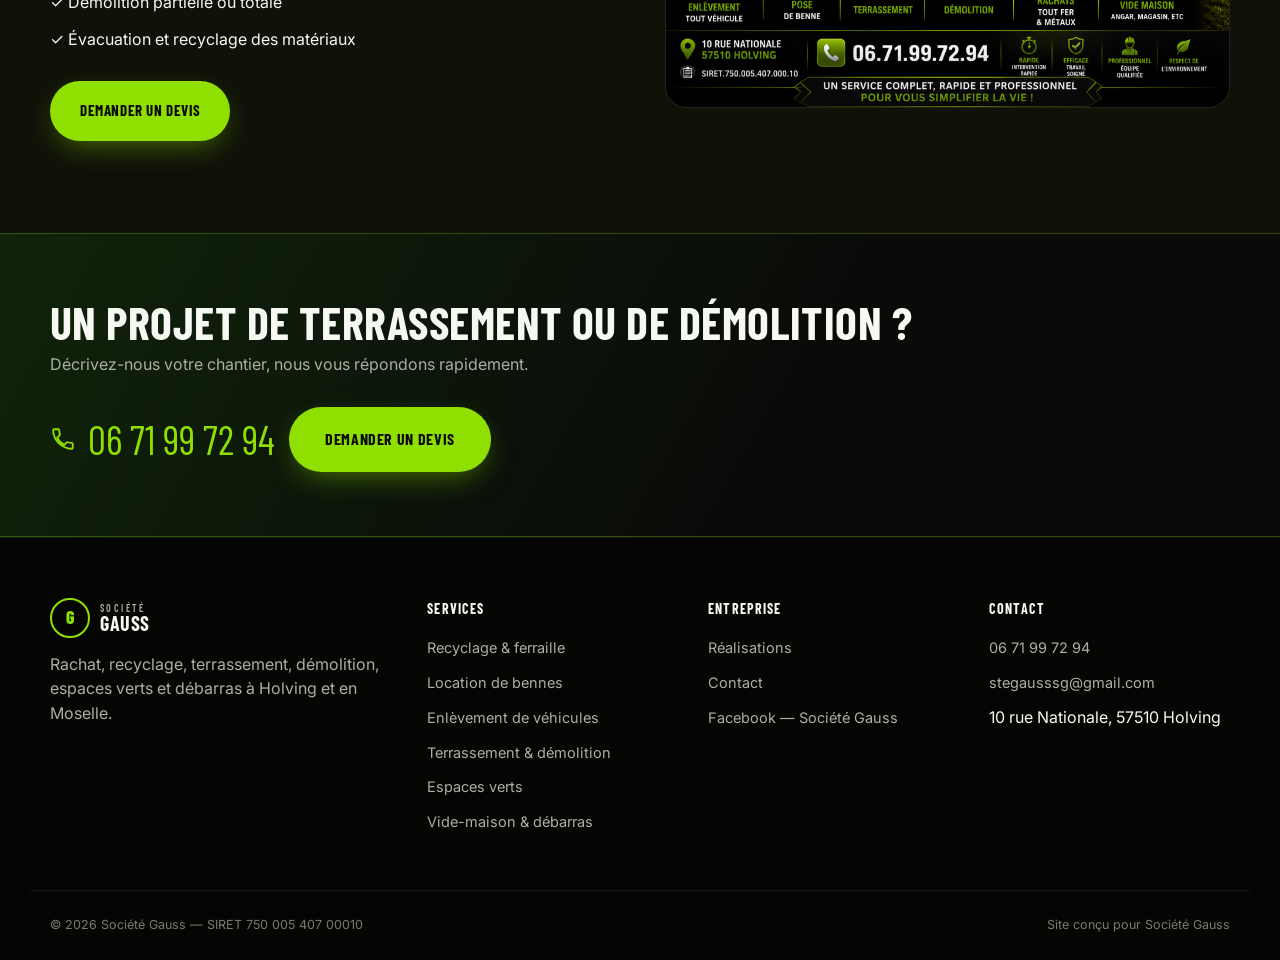
<file: terrassement-demolition.html>
<!DOCTYPE html>
<html lang="fr">
<head>
<meta charset="UTF-8">
<meta name="viewport" content="width=device-width, initial-scale=1.0">
<title>Terrassement & Démolition en Moselle | Société Gauss</title>
<meta name="description" content="Terrassement, préparation de terrain, démolition et évacuation des matériaux à Holving et en Moselle. Équipe et engins adaptés. Devis au 06 71 99 72 94.">
<link rel="canonical" href="https://kemetedassociation.github.io/societe-gauss/terrassement-demolition.html">
<meta property="og:type" content="website">
<meta property="og:title" content="Terrassement & démolition — Société Gauss">
<meta property="og:url" content="https://kemetedassociation.github.io/societe-gauss/terrassement-demolition.html">
<meta property="og:description" content="Terrassement et démolition à Holving et en Moselle, évacuation des matériaux incluse.">
<meta property="og:image" content="https://kemetedassociation.github.io/societe-gauss/assets/img/sg2-xl.jpg">
<link rel="icon" href="data:image/svg+xml,%3Csvg xmlns='http://www.w3.org/2000/svg' viewBox='0 0 100 100'%3E%3Ccircle cx='50' cy='50' r='46' fill='%230a0b09' stroke='%238fe000' stroke-width='6'/%3E%3Ctext x='50' y='66' font-family='Arial,sans-serif' font-size='52' font-weight='800' fill='%238fe000' text-anchor='middle'%3EG%3C/text%3E%3C/svg%3E">
<link rel="preconnect" href="https://fonts.googleapis.com">
<link href="https://fonts.googleapis.com/css2?family=Barlow+Condensed:wght@600;700;800&family=Inter:wght@400;500;600;700&display=swap" rel="stylesheet">
<link rel="stylesheet" href="assets/css/style.css">
<script type="application/ld+json">
{ "@context": "https://schema.org", "@type": "Service", "serviceType": "Terrassement et démolition", "provider": { "@type": "LocalBusiness", "name": "Société Gauss", "telephone": "+33671997294", "address": "10 rue Nationale, 57510 Holving" }, "areaServed": "Moselle" }
</script>
</head>
<body>

<header class="navbar">
  <div class="navbar__inner">
    <a href="index.html" class="brand"><span class="brand__mark">G</span><span class="brand__text"><small>SOCIÉTÉ</small><strong>GAUSS</strong></span></a>
    <nav class="nav-links">
      <a href="index.html">Accueil</a>
      <div class="nav-item">
        <a href="#">Services <svg viewBox="0 0 24 24" fill="currentColor"><path d="M7 10l5 5 5-5z"/></svg></a>
        <div class="dropdown"><div class="dropdown__inner">
          <a href="recyclage.html">Recyclage & ferraille</a>
          <a href="bennes.html">Location de bennes</a>
          <a href="vehicules.html">Enlèvement de véhicules</a>
          <a href="terrassement-demolition.html" class="active">Terrassement & démolition</a>
          <a href="espaces-verts.html">Espaces verts</a>
          <a href="debarras.html">Vide-maison & débarras</a>
        </div></div>
      </div>
      <a href="index.html#realisations">Réalisations</a>
      <a href="contact.html">Contact</a>
    </nav>
    <div class="nav-actions">
      <a href="tel:0671997294" class="nav-phone"><svg viewBox="0 0 24 24" fill="currentColor"><path d="M6.6 10.8c1.4 2.8 3.8 5.2 6.6 6.6l2.2-2.2c.3-.3.7-.4 1-.2 1.1.4 2.3.6 3.6.6.6 0 1 .4 1 1V20c0 .6-.4 1-1 1C10.9 21 3 13.1 3 3.9 3 3.4 3.4 3 4 3h3.5c.6 0 1 .4 1 1 0 1.2.2 2.4.6 3.6.1.4 0 .8-.3 1.1L6.6 10.8z"/></svg> 06 71 99 72 94</a>
      <a href="contact.html" class="btn btn-primary">Demander un devis</a>
    </div>
    <button class="burger" aria-label="Menu"><svg width="26" height="26" viewBox="0 0 24 24" fill="currentColor"><path d="M3 6h18v2H3zm0 5h18v2H3zm0 5h18v2H3z"/></svg></button>
  </div>
</header>

<div class="mobile-panel">
  <div class="mobile-panel__top">
    <span class="brand"><span class="brand__mark">G</span><span class="brand__text"><small>SOCIÉTÉ</small><strong>GAUSS</strong></span></span>
    <button class="burger" aria-label="Fermer" onclick="document.querySelector('.mobile-panel').classList.remove('open');document.body.style.overflow=''"><svg width="28" height="28" viewBox="0 0 24 24" fill="currentColor"><path d="M6.4 4.9L4.9 6.4 10.6 12l-5.7 5.6 1.5 1.5L12 13.4l5.6 5.7 1.5-1.5L13.4 12l5.7-5.6-1.5-1.5L12 10.6z"/></svg></button>
  </div>
  <a href="index.html" class="mp-link">Accueil</a>
  <a href="recyclage.html" class="mp-link">Recyclage</a>
  <a href="bennes.html" class="mp-link">Bennes</a>
  <a href="vehicules.html" class="mp-link">Véhicules</a>
  <a href="terrassement-demolition.html" class="mp-link">Terrassement / Démolition</a>
  <a href="espaces-verts.html" class="mp-link">Espaces verts</a>
  <a href="debarras.html" class="mp-link">Débarras</a>
  <a href="contact.html" class="mp-link">Contact</a>
  <div class="cta-row" style="margin-top:30px;">
    <a href="tel:0671997294" class="btn btn-primary btn-block"><svg class="icon icon--sm" viewBox="0 0 24 24"><path d="M6.6 10.8c1.4 2.8 3.8 5.2 6.6 6.6l2.2-2.2c.3-.3.7-.4 1-.2 1.1.4 2.3.6 3.6.6.6 0 1 .4 1 1V20c0 .6-.4 1-1 1C10.9 21 3 13.1 3 3.9 3 3.4 3.4 3 4 3h3.5c.6 0 1 .4 1 1 0 1.2.2 2.4.6 3.6.1.4 0 .8-.3 1.1L6.6 10.8z"/></svg> 06 71 99 72 94</a>
    <a href="https://wa.me/33671997294" class="btn btn-whatsapp btn-block"><svg class="icon icon--sm" viewBox="0 0 24 24"><path d="M21 11.5a8.38 8.38 0 0 1-.9 3.8 8.5 8.5 0 0 1-7.6 4.7 8.38 8.38 0 0 1-3.8-.9L3 21l1.9-5.7a8.38 8.38 0 0 1-.9-3.8 8.5 8.5 0 0 1 4.7-7.6 8.38 8.38 0 0 1 3.8-.9h.5a8.48 8.48 0 0 1 8 8v.5z"/></svg> WhatsApp</a>
  </div>
</div>

<section class="hero hero--page">
  <div class="kb-media"><img src="assets/img/sg2-xl.jpg" alt="Mini-pelle Société Gauss pour terrassement à Holving"></div>
  <div class="hero__scrim"></div>
  <div class="container hero__content">
    <p class="page-crumb reveal"><a href="index.html">Accueil</a> / Terrassement & démolition</p>
    <div class="hero__badge reveal">Terrassement & démolition</div>
    <h1 class="reveal">Terrassement<br>et <span class="accent">démolition</span> en Moselle</h1>
    <p class="lead reveal">Préparation de terrain, terrassement et démolition avec évacuation des matériaux : Société Gauss intervient avec des engins et une équipe adaptés à votre chantier.</p>
    <div class="cta-row reveal">
      <a href="contact.html" class="btn btn-primary btn-lg">Demander un devis</a>
      <a href="tel:0671997294" class="btn btn-outline btn-lg"><svg class="icon" viewBox="0 0 24 24"><path d="M6.6 10.8c1.4 2.8 3.8 5.2 6.6 6.6l2.2-2.2c.3-.3.7-.4 1-.2 1.1.4 2.3.6 3.6.6.6 0 1 .4 1 1V20c0 .6-.4 1-1 1C10.9 21 3 13.1 3 3.9 3 3.4 3.4 3 4 3h3.5c.6 0 1 .4 1 1 0 1.2.2 2.4.6 3.6.1.4 0 .8-.3 1.1L6.6 10.8z"/></svg> 06 71 99 72 94</a>
    </div>
  </div>
</section>

<div class="ticker"><div class="ticker__track"><span class="ticker__item"><span class="ticker__logo">G</span><strong>Société Gauss</strong><span class="ticker__sep">&#9679;</span></span><span class="ticker__item">Recyclage<span class="ticker__sep">&#9679;</span></span><span class="ticker__item">Rachat fer & métaux<span class="ticker__sep">&#9679;</span></span><span class="ticker__item">Location de bennes<span class="ticker__sep">&#9679;</span></span><span class="ticker__item">Enlèvement de véhicules<span class="ticker__sep">&#9679;</span></span><span class="ticker__item">Terrassement<span class="ticker__sep">&#9679;</span></span><span class="ticker__item">Démolition<span class="ticker__sep">&#9679;</span></span><span class="ticker__item">Espaces verts<span class="ticker__sep">&#9679;</span></span><span class="ticker__item">Vide-maison & débarras<span class="ticker__sep">&#9679;</span></span><span class="ticker__item">Un service complet, rapide et professionnel<span class="ticker__sep">&#9679;</span></span><span class="ticker__item"><span class="ticker__logo">G</span><strong>Société Gauss</strong><span class="ticker__sep">&#9679;</span></span><span class="ticker__item">Recyclage<span class="ticker__sep">&#9679;</span></span><span class="ticker__item">Rachat fer & métaux<span class="ticker__sep">&#9679;</span></span><span class="ticker__item">Location de bennes<span class="ticker__sep">&#9679;</span></span><span class="ticker__item">Enlèvement de véhicules<span class="ticker__sep">&#9679;</span></span><span class="ticker__item">Terrassement<span class="ticker__sep">&#9679;</span></span><span class="ticker__item">Démolition<span class="ticker__sep">&#9679;</span></span><span class="ticker__item">Espaces verts<span class="ticker__sep">&#9679;</span></span><span class="ticker__item">Vide-maison & débarras<span class="ticker__sep">&#9679;</span></span><span class="ticker__item">Un service complet, rapide et professionnel<span class="ticker__sep">&#9679;</span></span></div></div>

<section class="section">
  <div class="container">
    <div class="grid grid--2" style="gap:20px;">
      <div class="card reveal">
        <div class="card__icon"><svg class="icon" viewBox="0 0 24 24"><path d="M14.7 6.3a1 1 0 0 0 0 1.4l1.6 1.6a1 1 0 0 0 1.4 0l3.77-3.77a6 6 0 0 1-7.94 7.94l-6.91 6.91a2.12 2.12 0 0 1-3-3l6.91-6.91a6 6 0 0 1 7.94-7.94z"/></svg></div>
        <h3>Terrassement</h3>
        <p>Préparation de terrain avant construction, nivellement, tranchées et travaux de terrassement à l'aide d'engins adaptés (mini-pelle, etc.).</p>
      </div>
      <div class="card reveal">
        <div class="card__icon"><svg class="icon" viewBox="0 0 24 24"><rect x="4" y="3" width="16" height="18" rx="1"/><line x1="4" y1="9" x2="20" y2="9"/><line x1="4" y1="15" x2="20" y2="15"/><line x1="9" y1="21" x2="15" y2="3"/></svg></div>
        <h3>Démolition</h3>
        <p>Démolition de bâtiments, structures ou éléments à déconstruire, avec évacuation complète des gravats et matériaux.</p>
      </div>
    </div>
  </div>
</section>

<section class="section section--alt">
  <div class="container">
    <div class="grid grid--2" style="align-items:center;gap:50px;">
      <div class="reveal">
        <span class="kicker">Nos moyens</span>
        <h2>Une équipe et des engins adaptés</h2>
        <p>Chaque chantier de terrassement ou de démolition est différent : Société Gauss adapte son matériel et son équipe pour un travail rapide, efficace et soigné, avec évacuation des matériaux vers nos filières de recyclage.</p>
        <ul style="display:flex;flex-direction:column;gap:12px;margin-top:20px;">
          <li style="color:var(--white);">✓ Préparation et nivellement de terrain</li>
          <li style="color:var(--white);">✓ Démolition partielle ou totale</li>
          <li style="color:var(--white);">✓ Évacuation et recyclage des matériaux</li>
        </ul>
        <div class="cta-row"><a href="contact.html" class="btn btn-primary">Demander un devis</a></div>
      </div>
      <div class="reveal"><img src="assets/img/sg7-xl.jpg" alt="Camions et matériaux évacués par Société Gauss" style="border-radius:var(--radius-lg);border:1px solid var(--line);"></div>
    </div>
  </div>
</section>

<section class="cta-band">
  <div class="container cta-band__inner">
    <div class="reveal"><h2>Un projet de terrassement ou de démolition ?</h2><p>Décrivez-nous votre chantier, nous vous répondons rapidement.</p></div>
    <div class="cta-row reveal" style="margin-top:0;">
      <a href="tel:0671997294" class="cta-band__phone"><svg class="icon" viewBox="0 0 24 24"><path d="M6.6 10.8c1.4 2.8 3.8 5.2 6.6 6.6l2.2-2.2c.3-.3.7-.4 1-.2 1.1.4 2.3.6 3.6.6.6 0 1 .4 1 1V20c0 .6-.4 1-1 1C10.9 21 3 13.1 3 3.9 3 3.4 3.4 3 4 3h3.5c.6 0 1 .4 1 1 0 1.2.2 2.4.6 3.6.1.4 0 .8-.3 1.1L6.6 10.8z"/></svg> 06 71 99 72 94</a>
      <a href="contact.html" class="btn btn-primary btn-lg">Demander un devis</a>
    </div>
  </div>
</section>

<footer class="footer">
  <div class="container footer__grid">
    <div><span class="brand" style="margin-bottom:14px;display:flex;"><span class="brand__mark">G</span><span class="brand__text"><small>SOCIÉTÉ</small><strong>GAUSS</strong></span></span><p>Rachat, recyclage, terrassement, démolition, espaces verts et débarras à Holving et en Moselle.</p></div>
    <div><h5>Services</h5><ul><li><a href="recyclage.html">Recyclage & ferraille</a></li><li><a href="bennes.html">Location de bennes</a></li><li><a href="vehicules.html">Enlèvement de véhicules</a></li><li><a href="terrassement-demolition.html">Terrassement & démolition</a></li><li><a href="espaces-verts.html">Espaces verts</a></li><li><a href="debarras.html">Vide-maison & débarras</a></li></ul></div>
    <div><h5>Entreprise</h5><ul><li><a href="index.html#realisations">Réalisations</a></li><li><a href="contact.html">Contact</a></li><li><a href="#">Facebook — Société Gauss</a></li></ul></div>
    <div><h5>Contact</h5><ul><li><a href="tel:0671997294">06 71 99 72 94</a></li><li><a href="mailto:stegausssg@gmail.com">stegausssg@gmail.com</a></li><li>10 rue Nationale, 57510 Holving</li></ul></div>
  </div>
  <div class="container footer__bottom"><span>© <span id="y"></span> Société Gauss — SIRET 750 005 407 00010</span><span>Site conçu pour Société Gauss</span></div>
</footer>

<div class="mobile-cta"><a href="tel:0671997294" class="call"><svg class="icon icon--sm" viewBox="0 0 24 24"><path d="M6.6 10.8c1.4 2.8 3.8 5.2 6.6 6.6l2.2-2.2c.3-.3.7-.4 1-.2 1.1.4 2.3.6 3.6.6.6 0 1 .4 1 1V20c0 .6-.4 1-1 1C10.9 21 3 13.1 3 3.9 3 3.4 3.4 3 4 3h3.5c.6 0 1 .4 1 1 0 1.2.2 2.4.6 3.6.1.4 0 .8-.3 1.1L6.6 10.8z"/></svg> Appeler</a><a href="https://wa.me/33671997294" class="whatsapp"><svg class="icon icon--sm" viewBox="0 0 24 24"><path d="M21 11.5a8.38 8.38 0 0 1-.9 3.8 8.5 8.5 0 0 1-7.6 4.7 8.38 8.38 0 0 1-3.8-.9L3 21l1.9-5.7a8.38 8.38 0 0 1-.9-3.8 8.5 8.5 0 0 1 4.7-7.6 8.38 8.38 0 0 1 3.8-.9h.5a8.48 8.48 0 0 1 8 8v.5z"/></svg> WhatsApp</a></div>
<script>document.getElementById('y').textContent = new Date().getFullYear();</script>
<script src="assets/js/main.js"></script>
</body>
</html>
</file>
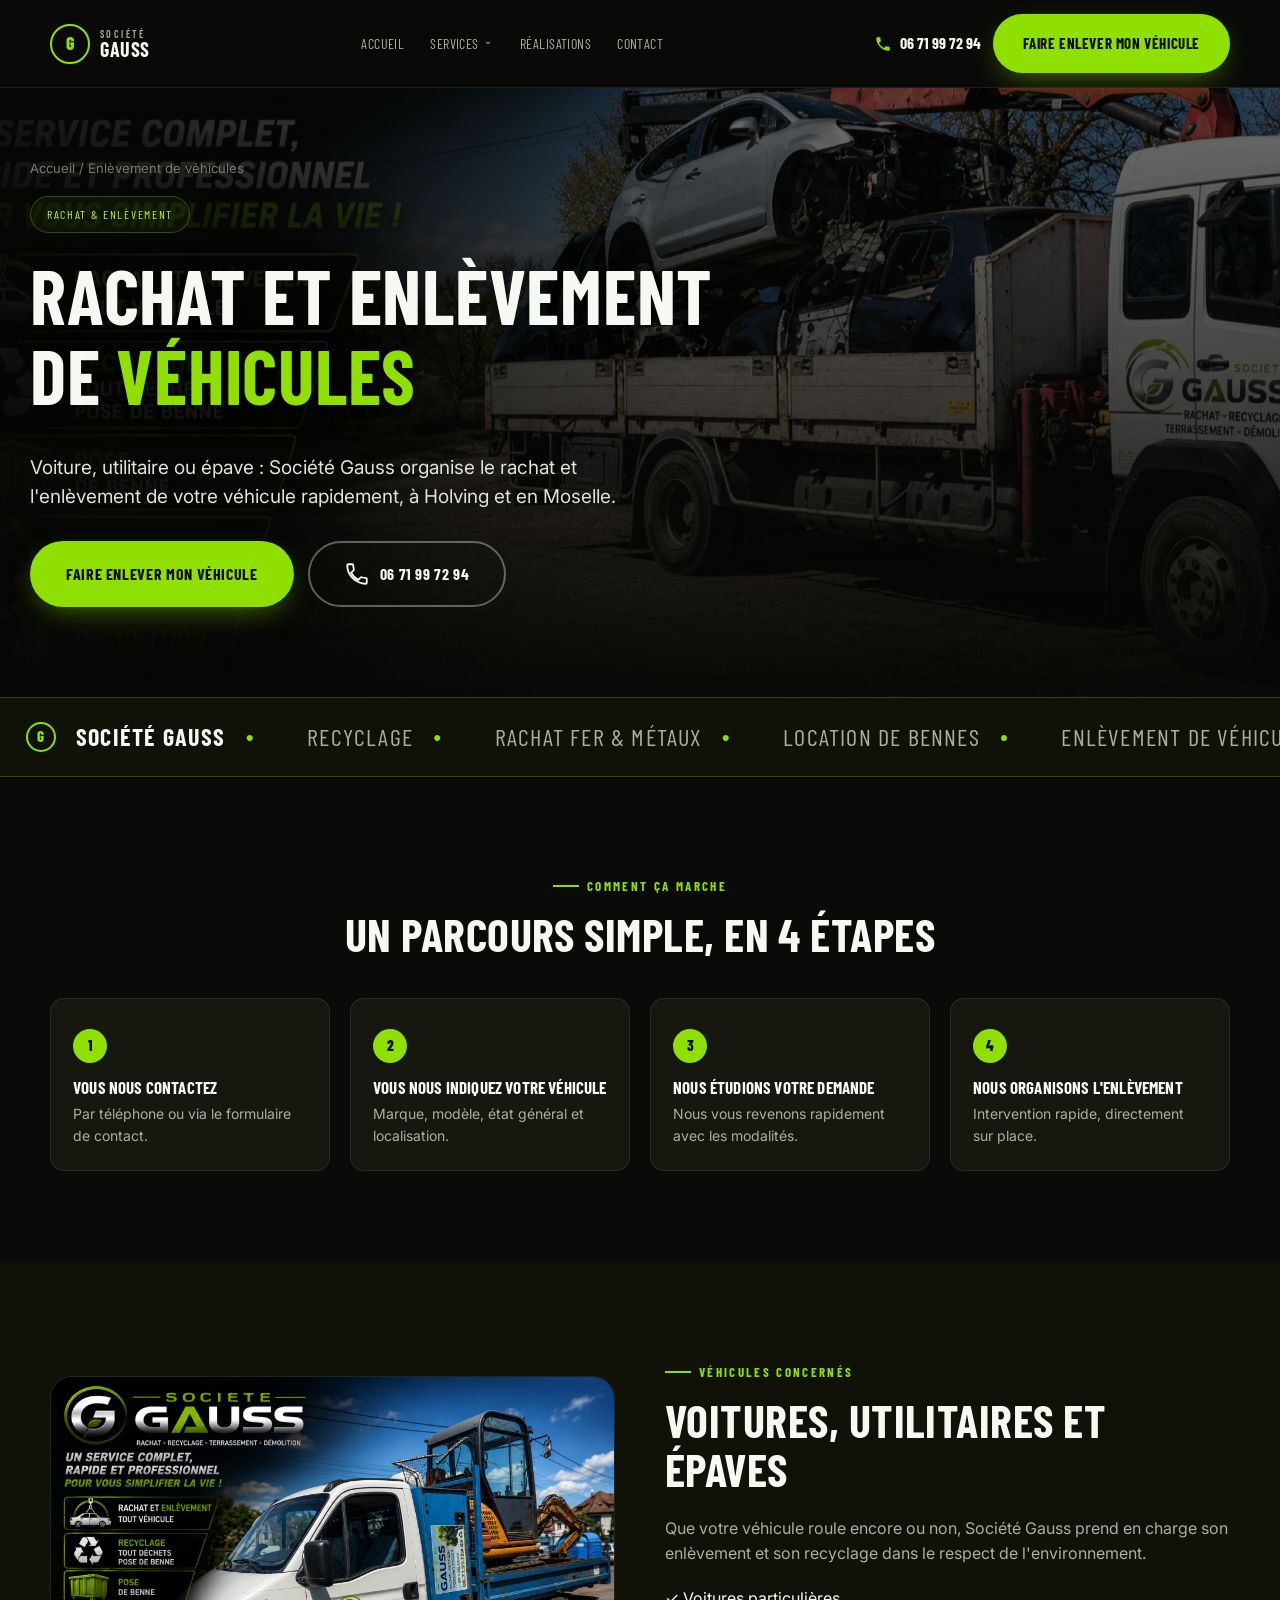
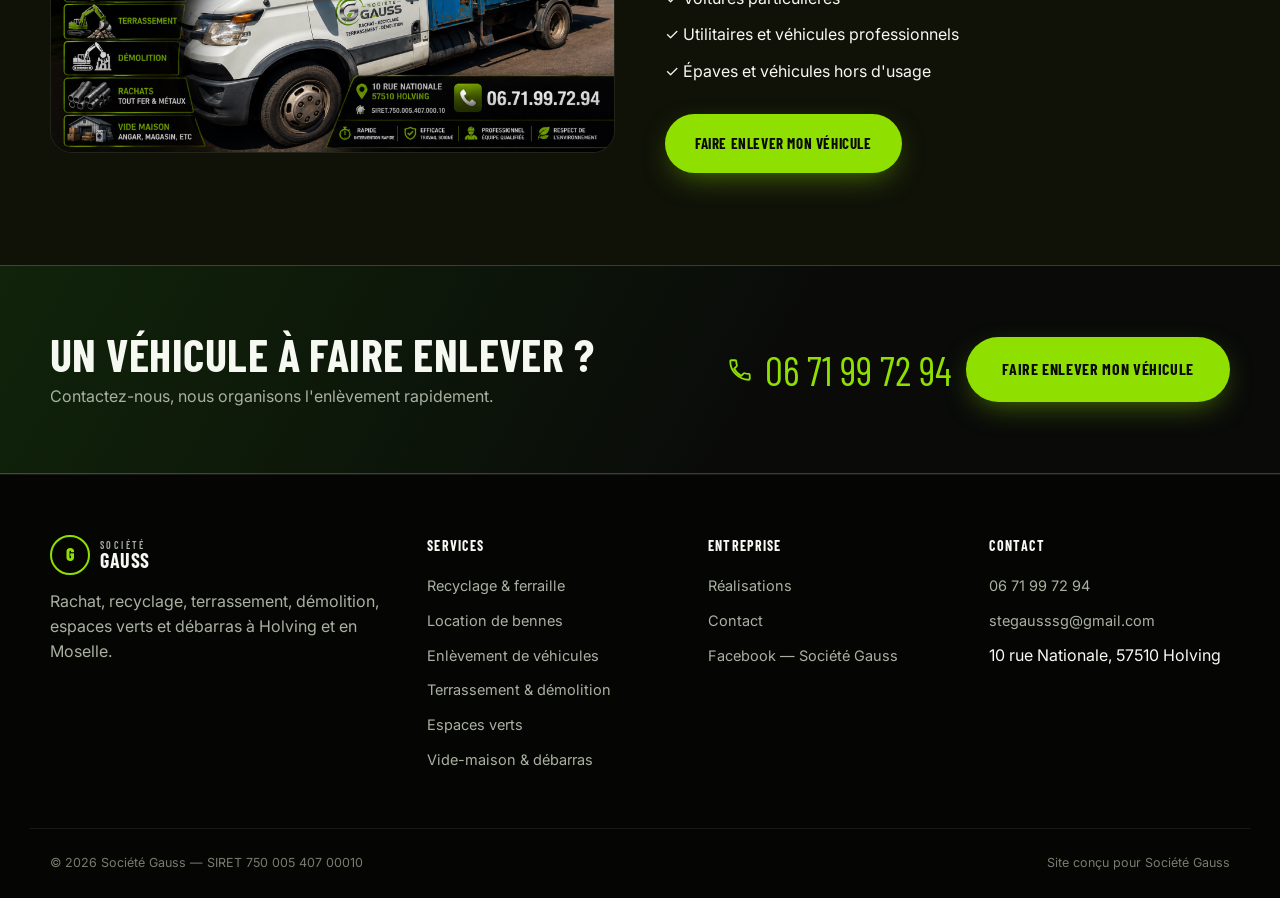
<file: vehicules.html>
<!DOCTYPE html>
<html lang="fr">
<head>
<meta charset="UTF-8">
<meta name="viewport" content="width=device-width, initial-scale=1.0">
<title>Rachat et Enlèvement de Véhicules & Épaves | Société Gauss</title>
<meta name="description" content="Rachat et enlèvement de véhicules et épaves en Moselle. Société Gauss organise l'enlèvement rapidement, de la prise de contact à l'évacuation. Appelez le 06 71 99 72 94.">
<link rel="canonical" href="https://kemetedassociation.github.io/societe-gauss/vehicules.html">
<meta property="og:type" content="website">
<meta property="og:title" content="Rachat et enlèvement de véhicules — Société Gauss">
<meta property="og:url" content="https://kemetedassociation.github.io/societe-gauss/vehicules.html">
<meta property="og:description" content="Enlèvement de véhicules et épaves en Moselle, intervention rapide.">
<meta property="og:image" content="https://kemetedassociation.github.io/societe-gauss/assets/img/sg3-xl.jpg">
<link rel="icon" href="data:image/svg+xml,%3Csvg xmlns='http://www.w3.org/2000/svg' viewBox='0 0 100 100'%3E%3Ccircle cx='50' cy='50' r='46' fill='%230a0b09' stroke='%238fe000' stroke-width='6'/%3E%3Ctext x='50' y='66' font-family='Arial,sans-serif' font-size='52' font-weight='800' fill='%238fe000' text-anchor='middle'%3EG%3C/text%3E%3C/svg%3E">
<link rel="preconnect" href="https://fonts.googleapis.com">
<link href="https://fonts.googleapis.com/css2?family=Barlow+Condensed:wght@600;700;800&family=Inter:wght@400;500;600;700&display=swap" rel="stylesheet">
<link rel="stylesheet" href="assets/css/style.css">
<script type="application/ld+json">
{ "@context": "https://schema.org", "@type": "Service", "serviceType": "Rachat et enlèvement de véhicules", "provider": { "@type": "LocalBusiness", "name": "Société Gauss", "telephone": "+33671997294", "address": "10 rue Nationale, 57510 Holving" }, "areaServed": "Moselle" }
</script>
</head>
<body>

<header class="navbar">
  <div class="navbar__inner">
    <a href="index.html" class="brand"><span class="brand__mark">G</span><span class="brand__text"><small>SOCIÉTÉ</small><strong>GAUSS</strong></span></a>
    <nav class="nav-links">
      <a href="index.html">Accueil</a>
      <div class="nav-item">
        <a href="#">Services <svg viewBox="0 0 24 24" fill="currentColor"><path d="M7 10l5 5 5-5z"/></svg></a>
        <div class="dropdown"><div class="dropdown__inner">
          <a href="recyclage.html">Recyclage & ferraille</a>
          <a href="bennes.html">Location de bennes</a>
          <a href="vehicules.html" class="active">Enlèvement de véhicules</a>
          <a href="terrassement-demolition.html">Terrassement & démolition</a>
          <a href="espaces-verts.html">Espaces verts</a>
          <a href="debarras.html">Vide-maison & débarras</a>
        </div></div>
      </div>
      <a href="index.html#realisations">Réalisations</a>
      <a href="contact.html">Contact</a>
    </nav>
    <div class="nav-actions">
      <a href="tel:0671997294" class="nav-phone"><svg viewBox="0 0 24 24" fill="currentColor"><path d="M6.6 10.8c1.4 2.8 3.8 5.2 6.6 6.6l2.2-2.2c.3-.3.7-.4 1-.2 1.1.4 2.3.6 3.6.6.6 0 1 .4 1 1V20c0 .6-.4 1-1 1C10.9 21 3 13.1 3 3.9 3 3.4 3.4 3 4 3h3.5c.6 0 1 .4 1 1 0 1.2.2 2.4.6 3.6.1.4 0 .8-.3 1.1L6.6 10.8z"/></svg> 06 71 99 72 94</a>
      <a href="contact.html" class="btn btn-primary">Faire enlever mon véhicule</a>
    </div>
    <button class="burger" aria-label="Menu"><svg width="26" height="26" viewBox="0 0 24 24" fill="currentColor"><path d="M3 6h18v2H3zm0 5h18v2H3zm0 5h18v2H3z"/></svg></button>
  </div>
</header>

<div class="mobile-panel">
  <div class="mobile-panel__top">
    <span class="brand"><span class="brand__mark">G</span><span class="brand__text"><small>SOCIÉTÉ</small><strong>GAUSS</strong></span></span>
    <button class="burger" aria-label="Fermer" onclick="document.querySelector('.mobile-panel').classList.remove('open');document.body.style.overflow=''"><svg width="28" height="28" viewBox="0 0 24 24" fill="currentColor"><path d="M6.4 4.9L4.9 6.4 10.6 12l-5.7 5.6 1.5 1.5L12 13.4l5.6 5.7 1.5-1.5L13.4 12l5.7-5.6-1.5-1.5L12 10.6z"/></svg></button>
  </div>
  <a href="index.html" class="mp-link">Accueil</a>
  <a href="recyclage.html" class="mp-link">Recyclage</a>
  <a href="bennes.html" class="mp-link">Bennes</a>
  <a href="vehicules.html" class="mp-link">Véhicules</a>
  <a href="terrassement-demolition.html" class="mp-link">Terrassement / Démolition</a>
  <a href="espaces-verts.html" class="mp-link">Espaces verts</a>
  <a href="debarras.html" class="mp-link">Débarras</a>
  <a href="contact.html" class="mp-link">Contact</a>
  <div class="cta-row" style="margin-top:30px;">
    <a href="tel:0671997294" class="btn btn-primary btn-block"><svg class="icon icon--sm" viewBox="0 0 24 24"><path d="M6.6 10.8c1.4 2.8 3.8 5.2 6.6 6.6l2.2-2.2c.3-.3.7-.4 1-.2 1.1.4 2.3.6 3.6.6.6 0 1 .4 1 1V20c0 .6-.4 1-1 1C10.9 21 3 13.1 3 3.9 3 3.4 3.4 3 4 3h3.5c.6 0 1 .4 1 1 0 1.2.2 2.4.6 3.6.1.4 0 .8-.3 1.1L6.6 10.8z"/></svg> 06 71 99 72 94</a>
    <a href="https://wa.me/33671997294" class="btn btn-whatsapp btn-block"><svg class="icon icon--sm" viewBox="0 0 24 24"><path d="M21 11.5a8.38 8.38 0 0 1-.9 3.8 8.5 8.5 0 0 1-7.6 4.7 8.38 8.38 0 0 1-3.8-.9L3 21l1.9-5.7a8.38 8.38 0 0 1-.9-3.8 8.5 8.5 0 0 1 4.7-7.6 8.38 8.38 0 0 1 3.8-.9h.5a8.48 8.48 0 0 1 8 8v.5z"/></svg> WhatsApp</a>
  </div>
</div>

<section class="hero hero--page">
  <div class="kb-media"><img src="assets/img/sg3-xl.jpg" alt="Enlèvement de véhicule par camion grue Société Gauss"></div>
  <div class="hero__scrim"></div>
  <div class="container hero__content">
    <p class="page-crumb reveal"><a href="index.html">Accueil</a> / Enlèvement de véhicules</p>
    <div class="hero__badge reveal">Rachat & enlèvement</div>
    <h1 class="reveal">Rachat et enlèvement<br>de <span class="accent">véhicules</span></h1>
    <p class="lead reveal">Voiture, utilitaire ou épave : Société Gauss organise le rachat et l'enlèvement de votre véhicule rapidement, à Holving et en Moselle.</p>
    <div class="cta-row reveal">
      <a href="contact.html" class="btn btn-primary btn-lg">Faire enlever mon véhicule</a>
      <a href="tel:0671997294" class="btn btn-outline btn-lg"><svg class="icon" viewBox="0 0 24 24"><path d="M6.6 10.8c1.4 2.8 3.8 5.2 6.6 6.6l2.2-2.2c.3-.3.7-.4 1-.2 1.1.4 2.3.6 3.6.6.6 0 1 .4 1 1V20c0 .6-.4 1-1 1C10.9 21 3 13.1 3 3.9 3 3.4 3.4 3 4 3h3.5c.6 0 1 .4 1 1 0 1.2.2 2.4.6 3.6.1.4 0 .8-.3 1.1L6.6 10.8z"/></svg> 06 71 99 72 94</a>
    </div>
  </div>
</section>

<div class="ticker"><div class="ticker__track"><span class="ticker__item"><span class="ticker__logo">G</span><strong>Société Gauss</strong><span class="ticker__sep">&#9679;</span></span><span class="ticker__item">Recyclage<span class="ticker__sep">&#9679;</span></span><span class="ticker__item">Rachat fer & métaux<span class="ticker__sep">&#9679;</span></span><span class="ticker__item">Location de bennes<span class="ticker__sep">&#9679;</span></span><span class="ticker__item">Enlèvement de véhicules<span class="ticker__sep">&#9679;</span></span><span class="ticker__item">Terrassement<span class="ticker__sep">&#9679;</span></span><span class="ticker__item">Démolition<span class="ticker__sep">&#9679;</span></span><span class="ticker__item">Espaces verts<span class="ticker__sep">&#9679;</span></span><span class="ticker__item">Vide-maison & débarras<span class="ticker__sep">&#9679;</span></span><span class="ticker__item">Un service complet, rapide et professionnel<span class="ticker__sep">&#9679;</span></span><span class="ticker__item"><span class="ticker__logo">G</span><strong>Société Gauss</strong><span class="ticker__sep">&#9679;</span></span><span class="ticker__item">Recyclage<span class="ticker__sep">&#9679;</span></span><span class="ticker__item">Rachat fer & métaux<span class="ticker__sep">&#9679;</span></span><span class="ticker__item">Location de bennes<span class="ticker__sep">&#9679;</span></span><span class="ticker__item">Enlèvement de véhicules<span class="ticker__sep">&#9679;</span></span><span class="ticker__item">Terrassement<span class="ticker__sep">&#9679;</span></span><span class="ticker__item">Démolition<span class="ticker__sep">&#9679;</span></span><span class="ticker__item">Espaces verts<span class="ticker__sep">&#9679;</span></span><span class="ticker__item">Vide-maison & débarras<span class="ticker__sep">&#9679;</span></span><span class="ticker__item">Un service complet, rapide et professionnel<span class="ticker__sep">&#9679;</span></span></div></div>

<section class="section">
  <div class="container">
    <div class="reveal center max-w"><span class="kicker">Comment ça marche</span><h2>Un parcours simple, en 4 étapes</h2></div>
    <div class="steps" style="margin-top:40px;">
      <div class="step reveal"><h4>Vous nous contactez</h4><p>Par téléphone ou via le formulaire de contact.</p></div>
      <div class="step reveal"><h4>Vous nous indiquez votre véhicule</h4><p>Marque, modèle, état général et localisation.</p></div>
      <div class="step reveal"><h4>Nous étudions votre demande</h4><p>Nous vous revenons rapidement avec les modalités.</p></div>
      <div class="step reveal"><h4>Nous organisons l'enlèvement</h4><p>Intervention rapide, directement sur place.</p></div>
    </div>
  </div>
</section>

<section class="section section--alt">
  <div class="container">
    <div class="grid grid--2" style="align-items:center;gap:50px;">
      <div class="reveal"><img src="assets/img/sg2-xl.jpg" alt="Camion Société Gauss avec véhicule enlevé pour recyclage" style="border-radius:var(--radius-lg);border:1px solid var(--line);"></div>
      <div class="reveal">
        <span class="kicker">Véhicules concernés</span>
        <h2>Voitures, utilitaires et épaves</h2>
        <p>Que votre véhicule roule encore ou non, Société Gauss prend en charge son enlèvement et son recyclage dans le respect de l'environnement.</p>
        <ul style="display:flex;flex-direction:column;gap:12px;margin-top:20px;">
          <li style="color:var(--white);">✓ Voitures particulières</li>
          <li style="color:var(--white);">✓ Utilitaires et véhicules professionnels</li>
          <li style="color:var(--white);">✓ Épaves et véhicules hors d'usage</li>
        </ul>
        <div class="cta-row"><a href="contact.html" class="btn btn-primary">Faire enlever mon véhicule</a></div>
      </div>
    </div>
  </div>
</section>

<section class="cta-band">
  <div class="container cta-band__inner">
    <div class="reveal"><h2>Un véhicule à faire enlever ?</h2><p>Contactez-nous, nous organisons l'enlèvement rapidement.</p></div>
    <div class="cta-row reveal" style="margin-top:0;">
      <a href="tel:0671997294" class="cta-band__phone"><svg class="icon" viewBox="0 0 24 24"><path d="M6.6 10.8c1.4 2.8 3.8 5.2 6.6 6.6l2.2-2.2c.3-.3.7-.4 1-.2 1.1.4 2.3.6 3.6.6.6 0 1 .4 1 1V20c0 .6-.4 1-1 1C10.9 21 3 13.1 3 3.9 3 3.4 3.4 3 4 3h3.5c.6 0 1 .4 1 1 0 1.2.2 2.4.6 3.6.1.4 0 .8-.3 1.1L6.6 10.8z"/></svg> 06 71 99 72 94</a>
      <a href="contact.html" class="btn btn-primary btn-lg">Faire enlever mon véhicule</a>
    </div>
  </div>
</section>

<footer class="footer">
  <div class="container footer__grid">
    <div><span class="brand" style="margin-bottom:14px;display:flex;"><span class="brand__mark">G</span><span class="brand__text"><small>SOCIÉTÉ</small><strong>GAUSS</strong></span></span><p>Rachat, recyclage, terrassement, démolition, espaces verts et débarras à Holving et en Moselle.</p></div>
    <div><h5>Services</h5><ul><li><a href="recyclage.html">Recyclage & ferraille</a></li><li><a href="bennes.html">Location de bennes</a></li><li><a href="vehicules.html">Enlèvement de véhicules</a></li><li><a href="terrassement-demolition.html">Terrassement & démolition</a></li><li><a href="espaces-verts.html">Espaces verts</a></li><li><a href="debarras.html">Vide-maison & débarras</a></li></ul></div>
    <div><h5>Entreprise</h5><ul><li><a href="index.html#realisations">Réalisations</a></li><li><a href="contact.html">Contact</a></li><li><a href="#">Facebook — Société Gauss</a></li></ul></div>
    <div><h5>Contact</h5><ul><li><a href="tel:0671997294">06 71 99 72 94</a></li><li><a href="mailto:stegausssg@gmail.com">stegausssg@gmail.com</a></li><li>10 rue Nationale, 57510 Holving</li></ul></div>
  </div>
  <div class="container footer__bottom"><span>© <span id="y"></span> Société Gauss — SIRET 750 005 407 00010</span><span>Site conçu pour Société Gauss</span></div>
</footer>

<div class="mobile-cta"><a href="tel:0671997294" class="call"><svg class="icon icon--sm" viewBox="0 0 24 24"><path d="M6.6 10.8c1.4 2.8 3.8 5.2 6.6 6.6l2.2-2.2c.3-.3.7-.4 1-.2 1.1.4 2.3.6 3.6.6.6 0 1 .4 1 1V20c0 .6-.4 1-1 1C10.9 21 3 13.1 3 3.9 3 3.4 3.4 3 4 3h3.5c.6 0 1 .4 1 1 0 1.2.2 2.4.6 3.6.1.4 0 .8-.3 1.1L6.6 10.8z"/></svg> Appeler</a><a href="https://wa.me/33671997294" class="whatsapp"><svg class="icon icon--sm" viewBox="0 0 24 24"><path d="M21 11.5a8.38 8.38 0 0 1-.9 3.8 8.5 8.5 0 0 1-7.6 4.7 8.38 8.38 0 0 1-3.8-.9L3 21l1.9-5.7a8.38 8.38 0 0 1-.9-3.8 8.5 8.5 0 0 1 4.7-7.6 8.38 8.38 0 0 1 3.8-.9h.5a8.48 8.48 0 0 1 8 8v.5z"/></svg> WhatsApp</a></div>
<script>document.getElementById('y').textContent = new Date().getFullYear();</script>
<script src="assets/js/main.js"></script>
</body>
</html>
</file>
<file: assets/css/style.css>
/* ==========================================================================
   Société Gauss — Design system
   Noir + Vert foncé + Vert fluo + Blanc — esthétique industrielle/écologique
   ========================================================================== */

:root {
  --bg: #0a0b09;
  --bg-alt: #101208;
  --surface: #161810;
  --surface-2: #1d2015;
  --line: rgba(255, 255, 255, 0.08);
  --line-green: rgba(143, 224, 0, 0.28);
  --white: #f6f8f2;
  --muted: #aab0a1;
  --muted-2: #767c6d;
  --green: #8fe000;
  --green-soft: #b7f04d;
  --green-dark: #1c3a12;
  --green-dark-2: #10240a;
  --danger-black: #050604;
  --radius: 14px;
  --radius-lg: 22px;
  --shadow: 0 20px 50px -20px rgba(0, 0, 0, 0.7);
  --ff-head: "Barlow Condensed", "Arial Narrow", Arial, sans-serif;
  --ff-body: "Inter", -apple-system, BlinkMacSystemFont, "Segoe UI", Roboto, sans-serif;
  --container: 1220px;
}

* { box-sizing: border-box; }
html { scroll-behavior: smooth; }

body {
  margin: 0;
  background: var(--bg);
  color: var(--white);
  font-family: var(--ff-body);
  line-height: 1.55;
  -webkit-font-smoothing: antialiased;
  overflow-x: hidden;
}

img { max-width: 100%; display: block; }
a { color: inherit; text-decoration: none; }
ul { margin: 0; padding: 0; list-style: none; }
h1, h2, h3, h4 {
  font-family: var(--ff-head);
  font-weight: 700;
  letter-spacing: 0.01em;
  line-height: 1.05;
  margin: 0 0 0.5em;
  text-transform: uppercase;
}
p { margin: 0 0 1em; color: var(--muted); }

.container { max-width: var(--container); margin: 0 auto; padding: 0 20px; }
.section { padding: 92px 0; position: relative; }
.section--tight { padding: 56px 0; }
.section--alt { background: var(--bg-alt); }
.section--dark {
  background: radial-gradient(ellipse at 20% 0%, var(--green-dark-2), var(--bg) 60%);
}

.kicker {
  display: inline-flex;
  align-items: center;
  gap: 8px;
  color: var(--green);
  font-family: var(--ff-head);
  font-weight: 700;
  letter-spacing: 0.18em;
  text-transform: uppercase;
  font-size: 13px;
  margin-bottom: 14px;
}
.kicker::before {
  content: "";
  width: 26px;
  height: 2px;
  background: var(--green);
  display: inline-block;
}

h1 { font-size: clamp(38px, 7vw, 76px); }
h2 { font-size: clamp(28px, 4.2vw, 46px); }
h3 { font-size: clamp(20px, 2.4vw, 26px); }

.lead {
  font-size: clamp(16px, 2vw, 19px);
  color: var(--muted);
  max-width: 640px;
}

.text-white { color: var(--white); }
.accent { color: var(--green); }

/* ---------- Buttons ---------- */
.btn {
  display: inline-flex;
  align-items: center;
  justify-content: center;
  gap: 10px;
  padding: 16px 28px;
  font-family: var(--ff-head);
  font-weight: 700;
  letter-spacing: 0.04em;
  text-transform: uppercase;
  font-size: 15px;
  border-radius: 999px;
  border: 2px solid transparent;
  cursor: pointer;
  transition: transform 0.18s ease, box-shadow 0.18s ease, background 0.18s ease, color 0.18s ease;
  white-space: nowrap;
}
.btn-primary {
  background: var(--green);
  color: #0a0b09;
  box-shadow: 0 10px 30px -10px rgba(143, 224, 0, 0.55);
}
.btn-primary:hover { transform: translateY(-2px); box-shadow: 0 16px 36px -12px rgba(143, 224, 0, 0.7); }
.btn-outline {
  background: transparent;
  border-color: rgba(255, 255, 255, 0.35);
  color: var(--white);
}
.btn-outline:hover { border-color: var(--green); color: var(--green); transform: translateY(-2px); }
.btn-whatsapp {
  background: #1f2a17;
  color: var(--green-soft);
  border-color: var(--line-green);
}
.btn-whatsapp:hover { background: #26331c; transform: translateY(-2px); }
.btn-block { width: 100%; }
.btn-lg { padding: 18px 34px; font-size: 16px; }
.cta-row { display: flex; flex-wrap: wrap; gap: 14px; margin-top: 30px; }

/* ---------- Navbar ---------- */
.navbar {
  position: sticky;
  top: 0;
  z-index: 100;
  background: rgba(10, 11, 9, 0.86);
  backdrop-filter: blur(10px);
  border-bottom: 1px solid var(--line);
}
.navbar__inner {
  display: flex;
  align-items: center;
  justify-content: space-between;
  padding: 14px 20px;
  max-width: var(--container);
  margin: 0 auto;
}
.brand { display: flex; align-items: center; gap: 10px; font-family: var(--ff-head); }
.brand__mark {
  width: 40px; height: 40px; border-radius: 50%;
  border: 2px solid var(--green);
  display: flex; align-items: center; justify-content: center;
  font-weight: 800; color: var(--green); font-size: 18px;
}
.brand__text { display: flex; flex-direction: column; line-height: 1; }
.brand__text small { color: var(--muted); font-size: 10px; letter-spacing: 0.24em; font-weight: 600; }
.brand__text strong { font-size: 20px; letter-spacing: 0.03em; }

.nav-links {
  display: flex;
  align-items: center;
  gap: 26px;
  font-family: var(--ff-head);
  letter-spacing: 0.03em;
  text-transform: uppercase;
  font-size: 14px;
}
.nav-links a { color: var(--muted); transition: color 0.15s; padding: 6px 0; }
.nav-links a:hover, .nav-links a.active { color: var(--green); }
.nav-item { position: relative; display: flex; align-items: center; gap: 4px; cursor: default; }
.nav-item svg { width: 12px; height: 12px; opacity: 0.7; }
.dropdown {
  position: absolute; top: 100%; left: -16px; padding-top: 14px;
  opacity: 0; visibility: hidden; transform: translateY(6px);
  transition: opacity 0.15s ease, transform 0.15s ease, visibility 0.15s;
}
.nav-item:hover .dropdown { opacity: 1; visibility: visible; transform: translateY(0); }
.dropdown__inner {
  background: var(--surface); border: 1px solid var(--line); border-radius: 12px;
  padding: 10px; width: 240px; box-shadow: var(--shadow);
}
.dropdown a { display: block; padding: 10px 12px; border-radius: 8px; font-size: 13.5px; color: var(--muted); }
.dropdown a:hover { background: var(--surface-2); color: var(--green); }
.nav-actions { display: flex; align-items: center; gap: 12px; }
.nav-phone { display: flex; align-items: center; gap: 8px; font-family: var(--ff-head); font-weight: 700; color: var(--white); }
.nav-phone svg { width: 18px; height: 18px; color: var(--green); }

.burger { display: none; background: none; border: none; color: var(--white); cursor: pointer; padding: 6px; }
.mobile-panel {
  display: none;
  position: fixed; inset: 0; z-index: 200;
  background: var(--bg);
  padding: 20px;
  flex-direction: column;
}
.mobile-panel.open { display: flex; }
.mobile-panel__top { display: flex; justify-content: space-between; align-items: center; margin-bottom: 30px; }
.mobile-panel a.mp-link {
  font-family: var(--ff-head); text-transform: uppercase; font-size: 26px;
  padding: 14px 0; border-bottom: 1px solid var(--line); color: var(--white);
}
.mobile-panel a.mp-link:hover { color: var(--green); }

@media (max-width: 900px) {
  .nav-links, .nav-actions .btn-outline { display: none; }
  .burger { display: block; }
}

/* ---------- Hero (scrollytelling media) ---------- */
.hero {
  position: relative;
  min-height: 94vh;
  min-height: 94svh;
  display: flex;
  align-items: flex-end;
  overflow: hidden;
  isolation: isolate;
}
.hero--page { min-height: 58vh; min-height: 58svh; align-items: center; }
.kb-media {
  position: absolute; inset: -8% -8%;
  z-index: -2;
  overflow: hidden;
}
.kb-media img {
  width: 100%; height: 100%; object-fit: cover;
  transform-origin: 55% 40%;
  animation: kenburns 22s ease-in-out infinite alternate;
  will-change: transform;
}
@keyframes kenburns {
  0%   { transform: scale(1.02) translate3d(0, 0, 0); }
  100% { transform: scale(1.16) translate3d(-1.5%, -1.5%, 0); }
}
.hero__scrim {
  position: absolute; inset: 0; z-index: -1;
  background:
    linear-gradient(180deg, rgba(6,7,5,0.35) 0%, rgba(6,7,5,0.55) 45%, rgba(6,7,5,0.96) 100%),
    linear-gradient(90deg, rgba(6,7,5,0.9) 0%, rgba(6,7,5,0.35) 55%);
}
.hero__content { padding: 70px 0 90px; width: 100%; }
.hero__badge {
  display: inline-flex; align-items: center; gap: 8px;
  border: 1px solid var(--line-green); color: var(--green-soft);
  padding: 8px 16px; border-radius: 999px; font-size: 12px;
  font-family: var(--ff-head); letter-spacing: 0.14em; text-transform: uppercase;
  margin-bottom: 22px; background: rgba(143,224,0,0.06);
}
.hero h1 { max-width: 900px; text-shadow: 0 6px 30px rgba(0,0,0,0.6); }
.hero .lead { color: #dfe4d6; max-width: 620px; }
.hero__services {
  margin-top: 10px; display: flex; flex-wrap: wrap; gap: 10px;
  font-family: var(--ff-head); text-transform: uppercase; font-size: 13px; letter-spacing: 0.05em;
}
.hero__services span {
  padding: 8px 14px; border: 1px solid var(--line); border-radius: 999px; color: var(--muted);
}

/* scroll cue */
.scroll-cue {
  position: absolute; bottom: 26px; left: 50%; transform: translateX(-50%);
  display: flex; flex-direction: column; align-items: center; gap: 6px;
  color: var(--muted); font-size: 11px; letter-spacing: 0.2em; text-transform: uppercase;
  opacity: 0.8;
}
.scroll-cue__line { width: 1px; height: 34px; background: linear-gradient(180deg, var(--green), transparent); animation: scrollcue 1.8s ease-in-out infinite; }
@keyframes scrollcue { 0%{transform:scaleY(0.4);opacity:0.3;} 50%{transform:scaleY(1);opacity:1;} 100%{transform:scaleY(0.4);opacity:0.3;} }

/* ---------- Reveal on scroll ---------- */
.reveal { opacity: 0; transform: translateY(28px); transition: opacity 0.7s ease, transform 0.7s ease; }
.reveal.in-view { opacity: 1; transform: translateY(0); }
.reveal-stagger.in-view > * { transition-delay: calc(var(--i, 0) * 90ms); }

/* ---------- Services grid ---------- */
.grid { display: grid; gap: 20px; }
.grid--3 { grid-template-columns: repeat(3, 1fr); }
.grid--4 { grid-template-columns: repeat(4, 1fr); }
.grid--2 { grid-template-columns: repeat(2, 1fr); }
@media (max-width: 980px) { .grid--3, .grid--4 { grid-template-columns: repeat(2, 1fr); } }
@media (max-width: 620px) { .grid--3, .grid--4, .grid--2 { grid-template-columns: 1fr; } }

.card {
  background: linear-gradient(180deg, var(--surface), var(--surface-2));
  border: 1px solid var(--line);
  border-radius: var(--radius);
  padding: 28px 24px;
  transition: border-color 0.2s ease, transform 0.2s ease, box-shadow 0.2s ease;
}
.card:hover { border-color: var(--line-green); transform: translateY(-4px); box-shadow: var(--shadow); }
.card__icon {
  width: 52px; height: 52px; border-radius: 12px;
  background: var(--green-dark); border: 1px solid var(--line-green);
  display: flex; align-items: center; justify-content: center; margin-bottom: 18px;
  color: var(--green); font-size: 24px;
}
.icon { width: 26px; height: 26px; stroke: currentColor; fill: none; stroke-width: 1.7; stroke-linecap: round; stroke-linejoin: round; }
.icon--sm { width: 18px; height: 18px; }
.card h3 { margin-bottom: 8px; font-size: 20px; }
.card p { margin-bottom: 14px; font-size: 14.5px; }
.card__link { color: var(--green); font-family: var(--ff-head); font-size: 13px; letter-spacing: 0.05em; text-transform: uppercase; display: inline-flex; align-items: center; gap: 6px; }
.card__link:hover { color: var(--green-soft); }

/* ---------- Why us ---------- */
.why-item { display: flex; gap: 16px; align-items: flex-start; }
.why-item__num {
  font-family: var(--ff-head); font-size: 40px; color: var(--green-dark);
  -webkit-text-stroke: 1px var(--green); color: transparent;
  line-height: 1;
}
.why-item h4 { font-family: var(--ff-head); text-transform: uppercase; font-size: 19px; margin: 0 0 6px; color: var(--white); }
.why-item p { font-size: 14.5px; margin: 0; }

/* ---------- Gallery ---------- */
.gallery { display: grid; grid-template-columns: repeat(4, 1fr); gap: 14px; }
.gallery__item {
  position: relative; overflow: hidden; border-radius: var(--radius);
  aspect-ratio: 4/3; border: 1px solid var(--line);
}
.gallery__item img { width: 100%; height: 100%; object-fit: cover; transition: transform 0.6s ease; }
.gallery__item:hover img { transform: scale(1.08); }
.gallery__item--wide { grid-column: span 2; }
.gallery__item--tall { grid-row: span 2; aspect-ratio: auto; }
@media (max-width: 980px) { .gallery { grid-template-columns: repeat(2, 1fr); } .gallery__item--wide { grid-column: span 2; } }
@media (max-width: 560px) { .gallery { grid-template-columns: 1fr; } .gallery__item--wide { grid-column: span 1; } }

/* ---------- Service story (scroll-triggered, image lands then text follows) ---------- */
.service-story {
  display: grid;
  grid-template-columns: 1fr 1fr;
  gap: 60px;
  align-items: center;
  padding: 64px 0;
  border-bottom: 1px solid var(--line);
}
.service-story:last-child { border-bottom: none; }
.service-story:nth-child(even) .service-story__media { order: 2; }
.service-story:nth-child(even) .service-story__body { order: 1; }
@media (max-width: 860px) {
  .service-story { grid-template-columns: 1fr; gap: 26px; padding: 40px 0; }
  .service-story:nth-child(even) .service-story__media,
  .service-story:nth-child(even) .service-story__body { order: initial; }
}

.service-story__media {
  position: relative;
  border-radius: var(--radius-lg);
  overflow: hidden;
  border: 1px solid var(--line);
  aspect-ratio: 5/4;
  opacity: 0;
  transform: translate3d(-9%, 7%, 0) scale(1.22) rotate(-2.2deg);
  transition: opacity 0.9s cubic-bezier(.16,.84,.32,1), transform 1.05s cubic-bezier(.16,.84,.32,1);
}
.service-story:nth-child(even) .service-story__media {
  transform: translate3d(9%, 7%, 0) scale(1.22) rotate(2.2deg);
}
.service-story.in-view .service-story__media {
  opacity: 1;
  transform: translate3d(0, 0, 0) scale(1) rotate(0deg);
}
.service-story__media img { width: 100%; height: 100%; object-fit: cover; }
.service-story__index {
  position: absolute; top: 16px; left: 16px; z-index: 2;
  font-family: var(--ff-head); font-size: 13px; letter-spacing: 0.12em;
  color: var(--green-soft); background: rgba(6,7,5,0.72); border: 1px solid var(--line-green);
  padding: 6px 12px; border-radius: 999px;
}

.service-story__body {
  opacity: 0;
  transform: translateX(30px);
  transition: opacity 0.7s ease 0.32s, transform 0.7s cubic-bezier(.16,.84,.32,1) 0.32s;
}
.service-story:nth-child(even) .service-story__body { transform: translateX(-30px); }
.service-story.in-view .service-story__body { opacity: 1; transform: translateX(0); }
.service-story__icon {
  width: 48px; height: 48px; border-radius: 12px;
  background: var(--green-dark); border: 1px solid var(--line-green);
  display: flex; align-items: center; justify-content: center; margin-bottom: 16px; color: var(--green);
}
.service-story__body h3 { font-size: clamp(22px, 2.8vw, 30px); }
.service-story__body p { max-width: 460px; }

/* ---------- Ticker (bandeau de texte en défilement, avec logo) ---------- */
.ticker {
  overflow: hidden;
  background: var(--bg-alt);
  border-top: 1px solid var(--line-green);
  border-bottom: 1px solid var(--line-green);
  padding: 20px 0;
}
.ticker__track {
  display: flex;
  align-items: center;
  width: max-content;
  animation: ticker-scroll 32s linear infinite;
}
.ticker:hover .ticker__track { animation-play-state: paused; }
.ticker__item {
  display: flex;
  align-items: center;
  gap: 20px;
  padding: 0 26px;
  white-space: nowrap;
  font-family: var(--ff-head);
  text-transform: uppercase;
  letter-spacing: 0.05em;
  font-size: clamp(17px, 2.1vw, 24px);
  color: var(--muted);
}
.ticker__item strong { color: var(--white); }
.ticker__logo {
  width: 30px; height: 30px; border-radius: 50%;
  border: 2px solid var(--green); color: var(--green);
  display: flex; align-items: center; justify-content: center;
  font-family: var(--ff-head); font-weight: 800; font-size: 15px; flex-shrink: 0;
}
.ticker__sep { color: var(--green); font-size: 14px; }
@keyframes ticker-scroll {
  from { transform: translateX(0); }
  to { transform: translateX(-50%); }
}
.ticker--reverse .ticker__track { animation-direction: reverse; }
@media (prefers-reduced-motion: reduce) { .ticker__track { animation: none; } }

/* ---------- Showreel (animated scrolling slideshow) ---------- */
.showreel { overflow: hidden; position: relative; margin-top: 36px; }
.showreel::before, .showreel::after {
  content: ""; position: absolute; top: 0; bottom: 0; width: 90px; z-index: 2; pointer-events: none;
}
.showreel::before { left: 0; background: linear-gradient(90deg, var(--bg), transparent); }
.showreel::after { right: 0; background: linear-gradient(270deg, var(--bg), transparent); }
.showreel__track {
  display: flex; gap: 18px; width: max-content;
  animation: showreel-scroll 42s linear infinite;
}
.showreel:hover .showreel__track { animation-play-state: paused; }
.showreel--reverse .showreel__track { animation-direction: reverse; }
.showreel + .showreel { margin-top: 18px; }
.showreel__item {
  flex: 0 0 auto; width: min(72vw, 380px); aspect-ratio: 4/3;
  border-radius: var(--radius); overflow: hidden; border: 1px solid var(--line);
  position: relative;
}
.showreel__item img { width: 100%; height: 100%; object-fit: cover; transition: transform 8s ease; }
.showreel:hover .showreel__item img { transform: scale(1.06); }
.showreel__caption {
  position: absolute; left: 0; right: 0; bottom: 0; padding: 14px 16px;
  font-family: var(--ff-head); text-transform: uppercase; letter-spacing: 0.04em; font-size: 13px;
  color: var(--white); background: linear-gradient(0deg, rgba(6,7,5,0.85), transparent);
}
@keyframes showreel-scroll {
  from { transform: translateX(0); }
  to { transform: translateX(-50%); }
}
@media (prefers-reduced-motion: reduce) {
  .showreel__track { animation: none; }
  .service-story__media, .service-story__body { transition: none; opacity: 1; transform: none; }
}

/* ---------- CTA band ---------- */
.cta-band {
  background: linear-gradient(120deg, var(--green-dark-2), var(--bg) 60%);
  border-top: 1px solid var(--line-green);
  border-bottom: 1px solid var(--line-green);
  padding: 64px 0;
}
.cta-band__inner { display: flex; align-items: center; justify-content: space-between; gap: 30px; flex-wrap: wrap; }
.cta-band h2 { margin: 0 0 6px; }
.cta-band p { margin: 0; }
.cta-band__phone {
  font-family: var(--ff-head); font-size: clamp(26px, 4vw, 40px); color: var(--green);
  display: flex; align-items: center; gap: 12px;
}

/* ---------- Steps ---------- */
.steps { display: grid; grid-template-columns: repeat(4, 1fr); gap: 20px; counter-reset: step; }
@media (max-width: 900px) { .steps { grid-template-columns: repeat(2, 1fr); } }
@media (max-width: 560px) { .steps { grid-template-columns: 1fr; } }
.step { position: relative; padding: 30px 22px 24px; background: var(--surface); border: 1px solid var(--line); border-radius: var(--radius); }
.step::before {
  counter-increment: step; content: counter(step);
  font-family: var(--ff-head); font-size: 15px; font-weight: 800;
  width: 34px; height: 34px; border-radius: 50%; background: var(--green); color: #0a0b09;
  display: flex; align-items: center; justify-content: center; margin-bottom: 16px;
}
.step h4 { font-family: var(--ff-head); text-transform: uppercase; font-size: 17px; margin: 0 0 6px; color: var(--white); }
.step p { font-size: 14px; margin: 0; }

/* ---------- Forms ---------- */
.form-card {
  background: var(--surface); border: 1px solid var(--line); border-radius: var(--radius-lg);
  padding: 34px; box-shadow: var(--shadow);
}
.form-grid { display: grid; grid-template-columns: 1fr 1fr; gap: 16px; }
.form-grid--full, .field--full { grid-column: 1 / -1; }
@media (max-width: 620px) { .form-grid { grid-template-columns: 1fr; } }
.field { display: flex; flex-direction: column; gap: 6px; }
.field label { font-size: 13px; font-family: var(--ff-head); letter-spacing: 0.04em; text-transform: uppercase; color: var(--muted); }
.field input, .field select, .field textarea {
  background: var(--bg-alt); border: 1px solid var(--line); border-radius: 10px;
  padding: 13px 14px; color: var(--white); font-family: var(--ff-body); font-size: 15px;
}
.field input:focus, .field select:focus, .field textarea:focus { outline: none; border-color: var(--green); }
.field textarea { resize: vertical; min-height: 110px; }
.form-note { font-size: 12.5px; color: var(--muted-2); margin-top: 14px; }

/* ---------- Info blocks (contact) ---------- */
.info-list { display: flex; flex-direction: column; gap: 18px; }
.info-item { display: flex; gap: 14px; align-items: flex-start; }
.info-item__icon {
  width: 44px; height: 44px; border-radius: 10px; background: var(--green-dark);
  border: 1px solid var(--line-green); display: flex; align-items: center; justify-content: center;
  color: var(--green); flex-shrink: 0;
}
.info-item h4 { font-family: var(--ff-head); text-transform: uppercase; font-size: 15px; margin: 0 0 3px; color: var(--white); letter-spacing: 0.03em; }
.info-item p, .info-item a { margin: 0; font-size: 15px; }
.info-item a:hover { color: var(--green); }
.map-embed { border-radius: var(--radius); overflow: hidden; border: 1px solid var(--line); filter: grayscale(0.25) contrast(1.05); }
.map-embed iframe { width: 100%; height: 320px; border: 0; display: block; }

.todo-fill {
  display: inline-block; padding: 3px 10px; border: 1px dashed var(--muted-2);
  border-radius: 6px; color: var(--muted-2); font-size: 12.5px; font-style: italic;
}

/* ---------- Footer ---------- */
.footer { background: var(--danger-black); border-top: 1px solid var(--line); padding: 60px 0 26px; }
.footer__grid { display: grid; grid-template-columns: 1.4fr 1fr 1fr 1fr; gap: 40px; }
@media (max-width: 900px) { .footer__grid { grid-template-columns: 1fr 1fr; } }
@media (max-width: 560px) { .footer__grid { grid-template-columns: 1fr; } }
.footer h5 { font-family: var(--ff-head); text-transform: uppercase; letter-spacing: 0.08em; font-size: 14px; color: var(--white); margin: 0 0 16px; }
.footer ul li { margin-bottom: 10px; }
.footer a { color: var(--muted); font-size: 14.5px; }
.footer a:hover { color: var(--green); }
.footer__bottom {
  margin-top: 46px; padding-top: 24px; border-top: 1px solid var(--line);
  display: flex; justify-content: space-between; flex-wrap: wrap; gap: 10px;
  font-size: 12.5px; color: var(--muted-2);
}

/* ---------- Mobile sticky CTA bar ---------- */
.mobile-cta {
  position: fixed; bottom: 0; left: 0; right: 0; z-index: 150;
  display: none; gap: 1px; background: var(--line);
}
.mobile-cta a {
  flex: 1; display: flex; align-items: center; justify-content: center; gap: 8px;
  padding: 15px 10px; font-family: var(--ff-head); text-transform: uppercase; font-size: 14px;
  letter-spacing: 0.03em;
}
.mobile-cta a.call { background: var(--green); color: #0a0b09; }
.mobile-cta a.whatsapp { background: #16321f; color: var(--green-soft); }
@media (max-width: 760px) {
  .mobile-cta { display: flex; }
  body { padding-bottom: 58px; }
}

/* ---------- Breadcrumb / page kicker area ---------- */
.page-crumb { color: var(--muted-2); font-size: 13px; margin-bottom: 18px; }
.page-crumb a:hover { color: var(--green); }

/* ---------- Utility ---------- */
.mt-0 { margin-top: 0; }
.flex-between { display: flex; align-items: center; justify-content: space-between; gap: 20px; flex-wrap: wrap; }
.max-w { max-width: 720px; }
.center { text-align: center; margin-left: auto; margin-right: auto; }

/* ==========================================================================
   Mobile refinements — resserré, tactile, sans coupures ni zones mortes
   ========================================================================== */
@media (max-width: 760px) {
  .container { padding: 0 18px; }

  /* rythme vertical plus dense sur mobile */
  .section { padding: 56px 0; }
  .section--tight { padding: 36px 0; }
  .cta-band { padding: 44px 0; }

  /* hero : moins de vide au-dessus/au-dessous du texte, CTA pleine largeur et empilés */
  .hero__content { padding: 40px 0 56px; }
  .hero--page .hero__content { padding: 34px 0; }
  .hero .cta-row, .cta-band .cta-row { flex-direction: column; align-items: stretch; }
  .hero .cta-row .btn, .cta-band .cta-row .btn { width: 100%; }
  .hero__services { gap: 8px; }
  .hero__services span { font-size: 12px; padding: 6px 11px; }
  .scroll-cue { display: none; }

  .cta-band__inner { flex-direction: column; align-items: flex-start; gap: 22px; }
  .cta-band__phone { font-size: 28px; }

  /* ticker : items plus compacts pour ne pas donner l'impression de vide entre les mots */
  .ticker { padding: 14px 0; }
  .ticker__item { padding: 0 16px; font-size: 15px; gap: 12px; }
  .ticker__logo { width: 24px; height: 24px; font-size: 12px; }

  /* service-story : image un peu moins haute, tags resserrés */
  .service-story { padding: 32px 0; gap: 20px; }
  .service-story__media { aspect-ratio: 4/3; }
  .service-story__body .hero__services { margin: 10px 0 16px; }

  /* showreel : bords de fondu réduits, sinon ils mangent la moitié de l'écran */
  .showreel::before, .showreel::after { width: 36px; }
  .showreel__item { width: 78vw; }
  .showreel + .showreel { margin-top: 12px; }

  .form-card { padding: 22px; }
  .why-item { gap: 12px; }
  .why-item__num { font-size: 32px; }

  .footer { padding: 44px 0 22px; }
  .footer__bottom { flex-direction: column; gap: 6px; }
}

@media (max-width: 400px) {
  .brand__text strong { font-size: 17px; }
  .btn-lg { padding: 15px 22px; font-size: 14px; }
  .hero__badge { font-size: 11px; padding: 7px 13px; }
}

/* certaines pages fixent un grand gap en style inline pour la mise en page desktop
   (image/texte en 2 colonnes) — on le resserre une fois les colonnes empilées */
@media (max-width: 620px) {
  .grid--2[style*="gap"] { gap: 24px !important; }
}
</file>
